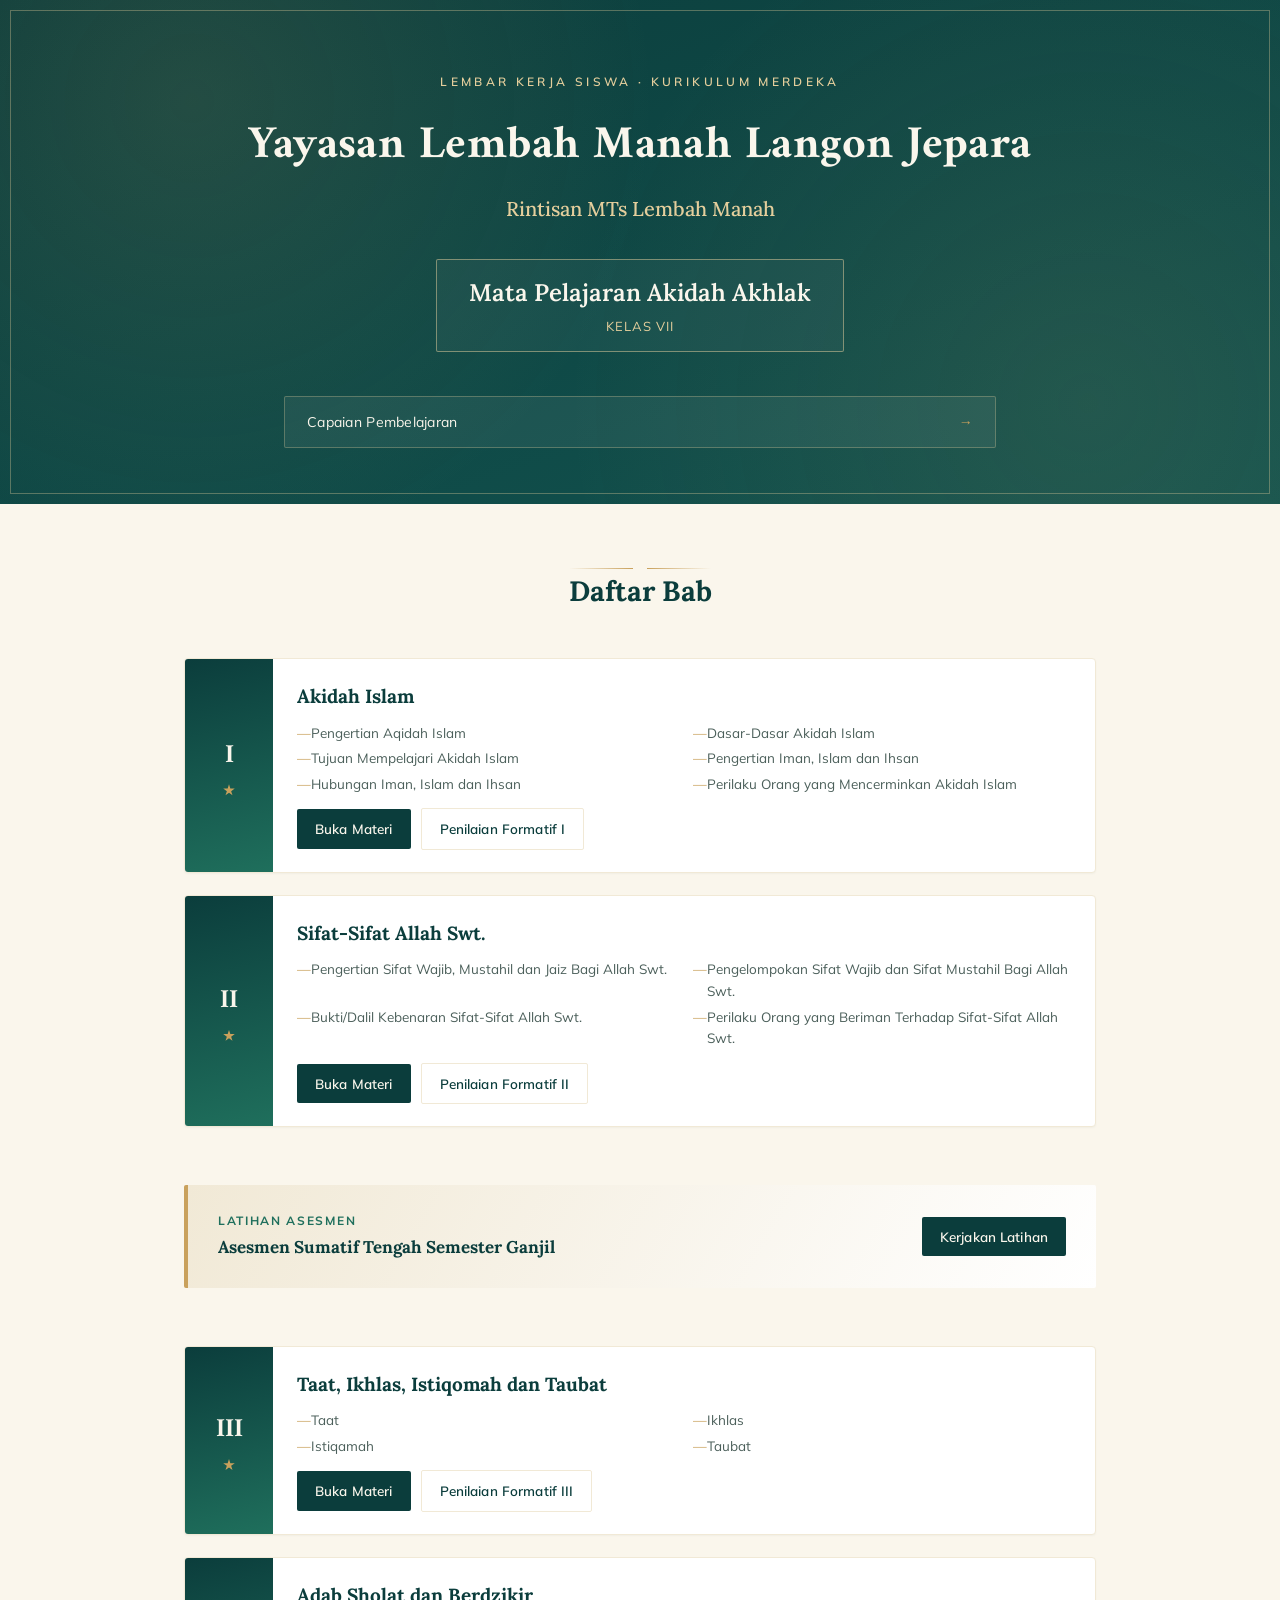
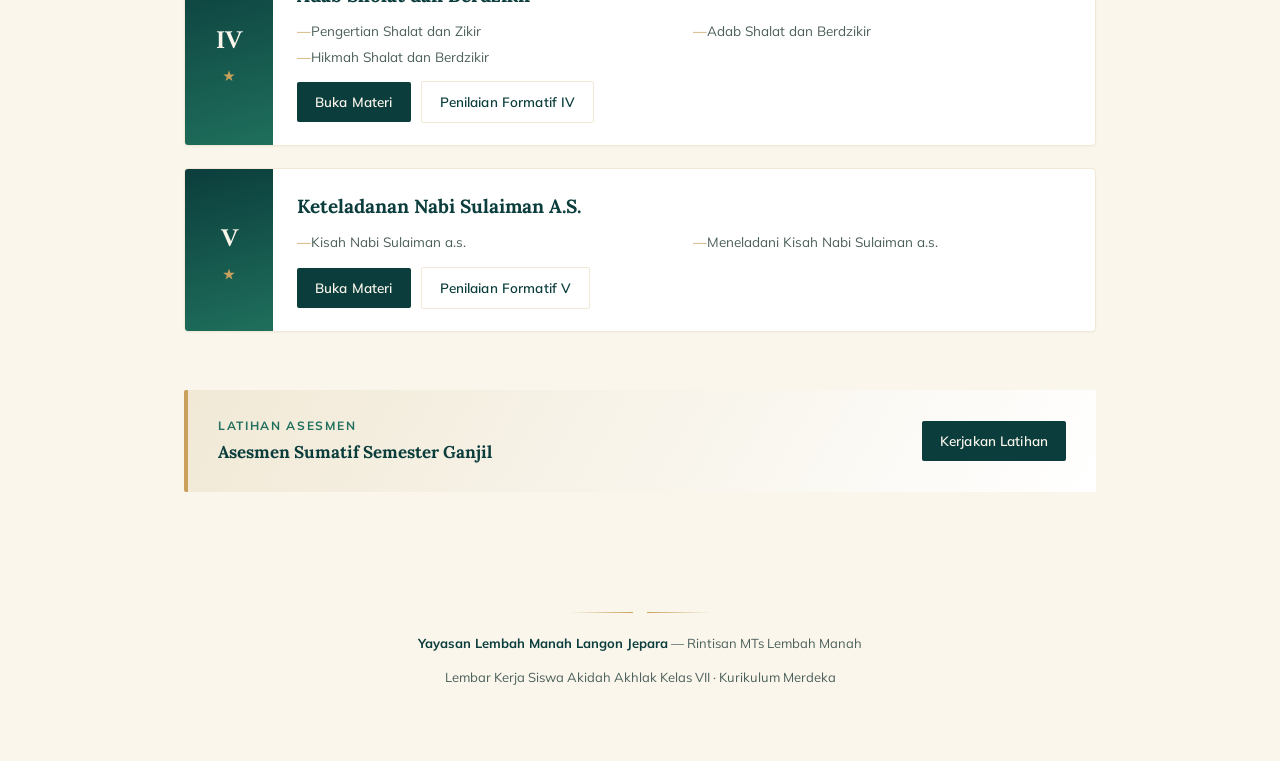
<file: index.html>
<!DOCTYPE html>
<html lang="id">
<head>
<meta charset="UTF-8">
<meta name="viewport" content="width=device-width, initial-scale=1.0">
<title>Akidah Akhlak Kelas VII — Yayasan Lembah Manah Langon</title>
<link rel="preconnect" href="https://fonts.googleapis.com">
<link rel="preconnect" href="https://fonts.gstatic.com" crossorigin>
<link href="https://fonts.googleapis.com/css2?family=Amiri:ital,wght@0,400;0,700;1,400&family=Lora:wght@500;600;700&family=Mulish:wght@400;500;600;700&display=swap" rel="stylesheet">
<style>
  :root{
    --teal-deep:#0B3D3C;
    --teal-mid:#12534F;
    --emerald:#1F6F5C;
    --gold:#C9A15C;
    --gold-soft:#E4CE9C;
    --cream:#FAF6EC;
    --sand:#F1E9D6;
    --ink:#20302D;
    --ink-soft:#4B5F5A;
  }

  *{box-sizing:border-box;}
  html{scroll-behavior:smooth;}
  body{
    margin:0;
    background:var(--cream);
    color:var(--ink);
    font-family:'Mulish', sans-serif;
    line-height:1.6;
  }

  /* ---------- Star motif (signature element) ---------- */
  .star{
    display:inline-block;
    width:1em;
    height:1em;
    background:currentColor;
    clip-path:polygon(50% 0%,61% 35%,98% 35%,68% 57%,79% 91%,50% 70%,21% 91%,32% 57%,2% 35%,39% 35%);
  }

  .star-divider{
    display:flex;
    align-items:center;
    justify-content:center;
    gap:14px;
    margin:0 auto;
    color:var(--gold);
    font-size:14px;
  }
  .star-divider::before,
  .star-divider::after{
    content:"";
    height:1px;
    width:64px;
    background:linear-gradient(90deg, transparent, var(--gold));
  }
  .star-divider::after{background:linear-gradient(90deg, var(--gold), transparent);}

  /* ---------- Header ---------- */
  header{
    position:relative;
    background:
      radial-gradient(circle at 15% 20%, rgba(201,161,92,0.12), transparent 40%),
      radial-gradient(circle at 85% 80%, rgba(201,161,92,0.10), transparent 45%),
      linear-gradient(160deg, var(--teal-deep), var(--teal-mid));
    color:var(--cream);
    padding:72px 24px 56px;
    text-align:center;
    overflow:hidden;
  }
  header::before{
    content:"";
    position:absolute;
    inset:10px;
    border:1px solid rgba(228,206,156,0.35);
    pointer-events:none;
  }
  .eyebrow{
    letter-spacing:0.28em;
    text-transform:uppercase;
    font-size:12px;
    color:var(--gold-soft);
    margin-bottom:18px;
    font-weight:600;
  }
  h1.institution{
    font-family:'Amiri', serif;
    font-weight:700;
    font-size:clamp(28px, 4.4vw, 46px);
    margin:0 0 10px;
    letter-spacing:0.01em;
  }
  .madrasah{
    font-family:'Lora', serif;
    font-size:clamp(16px, 2.2vw, 20px);
    color:var(--gold-soft);
    margin:0 0 26px;
    font-weight:500;
  }
  .subject-card{
    display:inline-block;
    margin-top:8px;
    padding:14px 32px;
    border:1px solid rgba(228,206,156,0.5);
    border-radius:2px;
    background:rgba(255,255,255,0.04);
  }
  .subject-card p{
    margin:0;
    font-family:'Lora', serif;
    font-size:clamp(18px, 2.6vw, 24px);
    font-weight:600;
    color:var(--cream);
  }
  .subject-card span{
    display:block;
    font-family:'Mulish', sans-serif;
    font-size:13px;
    letter-spacing:0.08em;
    color:var(--gold-soft);
    margin-top:4px;
    text-transform:uppercase;
  }

  /* ---------- Capaian Pembelajaran strip ---------- */
  .cp-strip{
    max-width:760px;
    margin:44px auto 0;
    padding:0 24px;
  }
  .cp-strip a{
    display:flex;
    align-items:center;
    justify-content:space-between;
    gap:16px;
    background:rgba(255,255,255,0.06);
    border:1px solid rgba(228,206,156,0.3);
    color:var(--cream);
    text-decoration:none;
    padding:14px 22px;
    border-radius:2px;
    font-size:14px;
    letter-spacing:0.02em;
    transition:background 0.2s ease, transform 0.2s ease;
  }
  .cp-strip a:hover{background:rgba(255,255,255,0.12); transform:translateX(2px);}
  .cp-strip .arrow{color:var(--gold);}

  /* ---------- Main ---------- */
  main{
    max-width:960px;
    margin:0 auto;
    padding:64px 24px 40px;
  }

  .section-heading{
    text-align:center;
    margin-bottom:44px;
  }
  .section-heading h2{
    font-family:'Lora', serif;
    font-size:clamp(22px, 3vw, 28px);
    color:var(--teal-deep);
    margin:0 0 14px;
  }

  /* ---------- Chapter list ---------- */
  .bab-list{
    display:flex;
    flex-direction:column;
    gap:22px;
  }

  .bab-card{
    position:relative;
    display:grid;
    grid-template-columns:88px 1fr;
    background:#fff;
    border:1px solid var(--sand);
    border-radius:4px;
    overflow:hidden;
    box-shadow:0 1px 2px rgba(11,61,60,0.04);
    transition:box-shadow 0.25s ease, transform 0.25s ease;
  }
  .bab-card:hover{
    box-shadow:0 10px 26px rgba(11,61,60,0.12);
    transform:translateY(-2px);
  }

  .bab-number{
    background:linear-gradient(165deg, var(--teal-deep), var(--emerald));
    color:var(--gold-soft);
    display:flex;
    flex-direction:column;
    align-items:center;
    justify-content:center;
    font-family:'Amiri', serif;
    padding:20px 8px;
  }
  .bab-number .roman{
    font-size:26px;
    font-weight:700;
    color:var(--cream);
  }
  .bab-number .star{
    margin-top:8px;
    font-size:12px;
    color:var(--gold);
  }

  .bab-body{
    padding:22px 26px 22px 24px;
  }
  .bab-body h3{
    margin:0 0 6px;
    font-family:'Lora', serif;
    font-size:19px;
    color:var(--teal-deep);
  }
  .bab-body h3 a{
    color:inherit;
    text-decoration:none;
  }
  .bab-body h3 a:hover{color:var(--emerald); text-decoration:underline;}

  .bab-topics{
    margin:10px 0 14px;
    padding:0;
    list-style:none;
    display:grid;
    grid-template-columns:1fr 1fr;
    gap:4px 20px;
  }
  .bab-topics li{
    font-size:13.5px;
    color:var(--ink-soft);
    position:relative;
    padding-left:14px;
  }
  .bab-topics li::before{
    content:"—";
    position:absolute;
    left:0;
    color:var(--gold);
  }

  .bab-foot{
    display:flex;
    flex-wrap:wrap;
    align-items:center;
    gap:10px;
    margin-top:14px;
  }
  .btn{
    display:inline-flex;
    align-items:center;
    gap:8px;
    padding:9px 18px;
    background:var(--teal-deep);
    color:var(--cream);
    text-decoration:none;
    font-size:13.5px;
    font-weight:600;
    border-radius:2px;
    letter-spacing:0.01em;
    transition:background 0.2s ease;
  }
  .btn:hover{background:var(--emerald);}
  .btn.ghost{
    background:transparent;
    color:var(--teal-deep);
    border:1px solid var(--sand);
  }
  .btn.ghost:hover{
    background:var(--sand);
  }

  /* ---------- Assessment banners ---------- */
  .asesmen-banner{
    margin:36px 0;
    padding:26px 30px;
    background:linear-gradient(120deg, var(--sand), #fff);
    border-left:4px solid var(--gold);
    border-radius:2px;
    display:flex;
    align-items:center;
    justify-content:space-between;
    gap:20px;
    flex-wrap:wrap;
  }
  .asesmen-banner .label{
    font-size:12px;
    letter-spacing:0.14em;
    text-transform:uppercase;
    color:var(--emerald);
    font-weight:700;
    margin-bottom:4px;
  }
  .asesmen-banner h4{
    margin:0;
    font-family:'Lora', serif;
    font-size:17px;
    color:var(--teal-deep);
  }

  /* ---------- Footer ---------- */
  footer{
    text-align:center;
    padding:44px 24px 60px;
    color:var(--ink-soft);
    font-size:13px;
  }
  footer .star-divider{margin-bottom:20px;}
  footer strong{color:var(--teal-deep);}

  @media (max-width:560px){
    .bab-card{grid-template-columns:64px 1fr;}
    .bab-number .roman{font-size:20px;}
    .bab-topics{grid-template-columns:1fr;}
    .asesmen-banner{flex-direction:column; align-items:flex-start;}
  }
</style>
</head>
<body>

<header>
  <div class="eyebrow">Lembar Kerja Siswa · Kurikulum Merdeka</div>
  <h1 class="institution">Yayasan Lembah Manah Langon Jepara</h1>
  <p class="madrasah">Rintisan MTs Lembah Manah</p>

  <div class="subject-card">
    <p>Mata Pelajaran Akidah Akhlak</p>
    <span>Kelas VII</span>
  </div>

  <div class="cp-strip">
    <a href="#capaian">
      <span>Capaian Pembelajaran</span>
      <span class="arrow">→</span>
    </a>
  </div>
</header>

<main>

  <div class="section-heading" id="capaian">
    <span class="star-divider"></span>
    <h2>Daftar Bab</h2>
  </div>

  <div class="bab-list">

    <!-- BAB I -->
    <article class="bab-card">
      <div class="bab-number">
        <span class="roman">I</span>
        <span class="star"></span>
      </div>
      <div class="bab-body">
        <h3><a href="Bab-1/index.html">Akidah Islam</a></h3>
        <ul class="bab-topics">
          <li>Pengertian Aqidah Islam</li>
          <li>Dasar-Dasar Akidah Islam</li>
          <li>Tujuan Mempelajari Akidah Islam</li>
          <li>Pengertian Iman, Islam dan Ihsan</li>
          <li>Hubungan Iman, Islam dan Ihsan</li>
          <li>Perilaku Orang yang Mencerminkan Akidah Islam</li>
        </ul>
        <div class="bab-foot">
          <a class="btn" href="Bab-1/index.html">Buka Materi</a>
          <a class="btn ghost" href="Bab-1/penilaian-formatif.html">Penilaian Formatif I</a>
        </div>
      </div>
    </article>

    <!-- BAB II -->
    <article class="bab-card">
      <div class="bab-number">
        <span class="roman">II</span>
        <span class="star"></span>
      </div>
      <div class="bab-body">
        <h3><a href="Bab-2/index.html">Sifat-Sifat Allah Swt.</a></h3>
        <ul class="bab-topics">
          <li>Pengertian Sifat Wajib, Mustahil dan Jaiz Bagi Allah Swt.</li>
          <li>Pengelompokan Sifat Wajib dan Sifat Mustahil Bagi Allah Swt.</li>
          <li>Bukti/Dalil Kebenaran Sifat-Sifat Allah Swt.</li>
          <li>Perilaku Orang yang Beriman Terhadap Sifat-Sifat Allah Swt.</li>
        </ul>
        <div class="bab-foot">
          <a class="btn" href="Bab-2/index.html">Buka Materi</a>
          <a class="btn ghost" href="Bab-2/penilaian-formatif.html">Penilaian Formatif II</a>
        </div>
      </div>
    </article>

    <div class="asesmen-banner">
      <div>
        <div class="label">Latihan Asesmen</div>
        <h4>Asesmen Sumatif Tengah Semester Ganjil</h4>
      </div>
      <a class="btn" href="Asesmen/tengah-semester-ganjil.html">Kerjakan Latihan</a>
    </div>

    <!-- BAB III -->
    <article class="bab-card">
      <div class="bab-number">
        <span class="roman">III</span>
        <span class="star"></span>
      </div>
      <div class="bab-body">
        <h3><a href="Bab-3/index.html">Taat, Ikhlas, Istiqomah dan Taubat</a></h3>
        <ul class="bab-topics">
          <li>Taat</li>
          <li>Ikhlas</li>
          <li>Istiqamah</li>
          <li>Taubat</li>
        </ul>
        <div class="bab-foot">
          <a class="btn" href="Bab-3/index.html">Buka Materi</a>
          <a class="btn ghost" href="Bab-3/penilaian-formatif.html">Penilaian Formatif III</a>
        </div>
      </div>
    </article>

    <!-- BAB IV -->
    <article class="bab-card">
      <div class="bab-number">
        <span class="roman">IV</span>
        <span class="star"></span>
      </div>
      <div class="bab-body">
        <h3><a href="Bab-4/index.html">Adab Sholat dan Berdzikir</a></h3>
        <ul class="bab-topics">
          <li>Pengertian Shalat dan Zikir</li>
          <li>Adab Shalat dan Berdzikir</li>
          <li>Hikmah Shalat dan Berdzikir</li>
        </ul>
        <div class="bab-foot">
          <a class="btn" href="Bab-4/index.html">Buka Materi</a>
          <a class="btn ghost" href="Bab-4/penilaian-formatif.html">Penilaian Formatif IV</a>
        </div>
      </div>
    </article>

    <!-- BAB V -->
    <article class="bab-card">
      <div class="bab-number">
        <span class="roman">V</span>
        <span class="star"></span>
      </div>
      <div class="bab-body">
        <h3><a href="Bab-5/index.html">Keteladanan Nabi Sulaiman A.S.</a></h3>
        <ul class="bab-topics">
          <li>Kisah Nabi Sulaiman a.s.</li>
          <li>Meneladani Kisah Nabi Sulaiman a.s.</li>
        </ul>
        <div class="bab-foot">
          <a class="btn" href="Bab-5/index.html">Buka Materi</a>
          <a class="btn ghost" href="Bab-5/penilaian-formatif.html">Penilaian Formatif V</a>
        </div>
      </div>
    </article>

    <div class="asesmen-banner">
      <div>
        <div class="label">Latihan Asesmen</div>
        <h4>Asesmen Sumatif Semester Ganjil</h4>
      </div>
      <a class="btn" href="Asesmen/semester-ganjil.html">Kerjakan Latihan</a>
    </div>

  </div>
</main>

<footer>
  <span class="star-divider"></span>
  <p><strong>Yayasan Lembah Manah Langon Jepara</strong> — Rintisan MTs Lembah Manah</p>
  <p>Lembar Kerja Siswa Akidah Akhlak Kelas VII · Kurikulum Merdeka</p>
</footer>

</body>
</html>
</file>
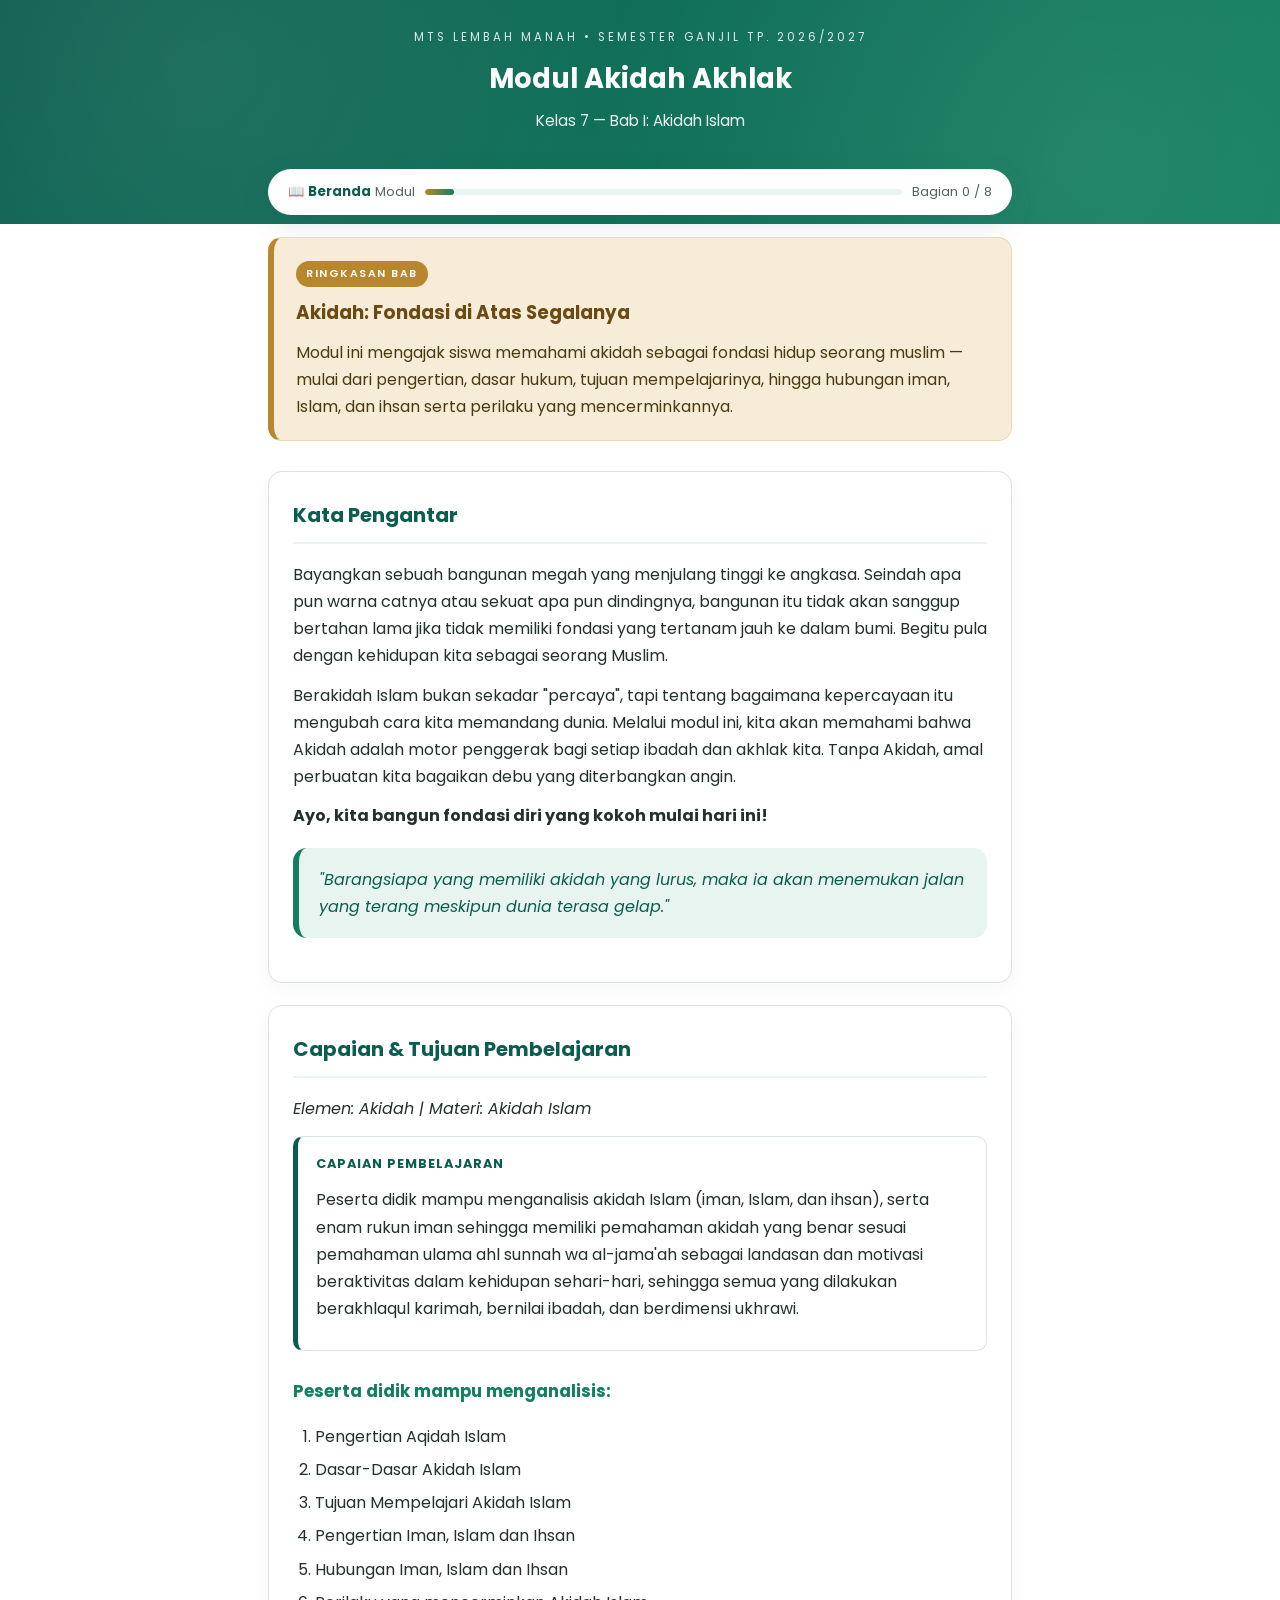
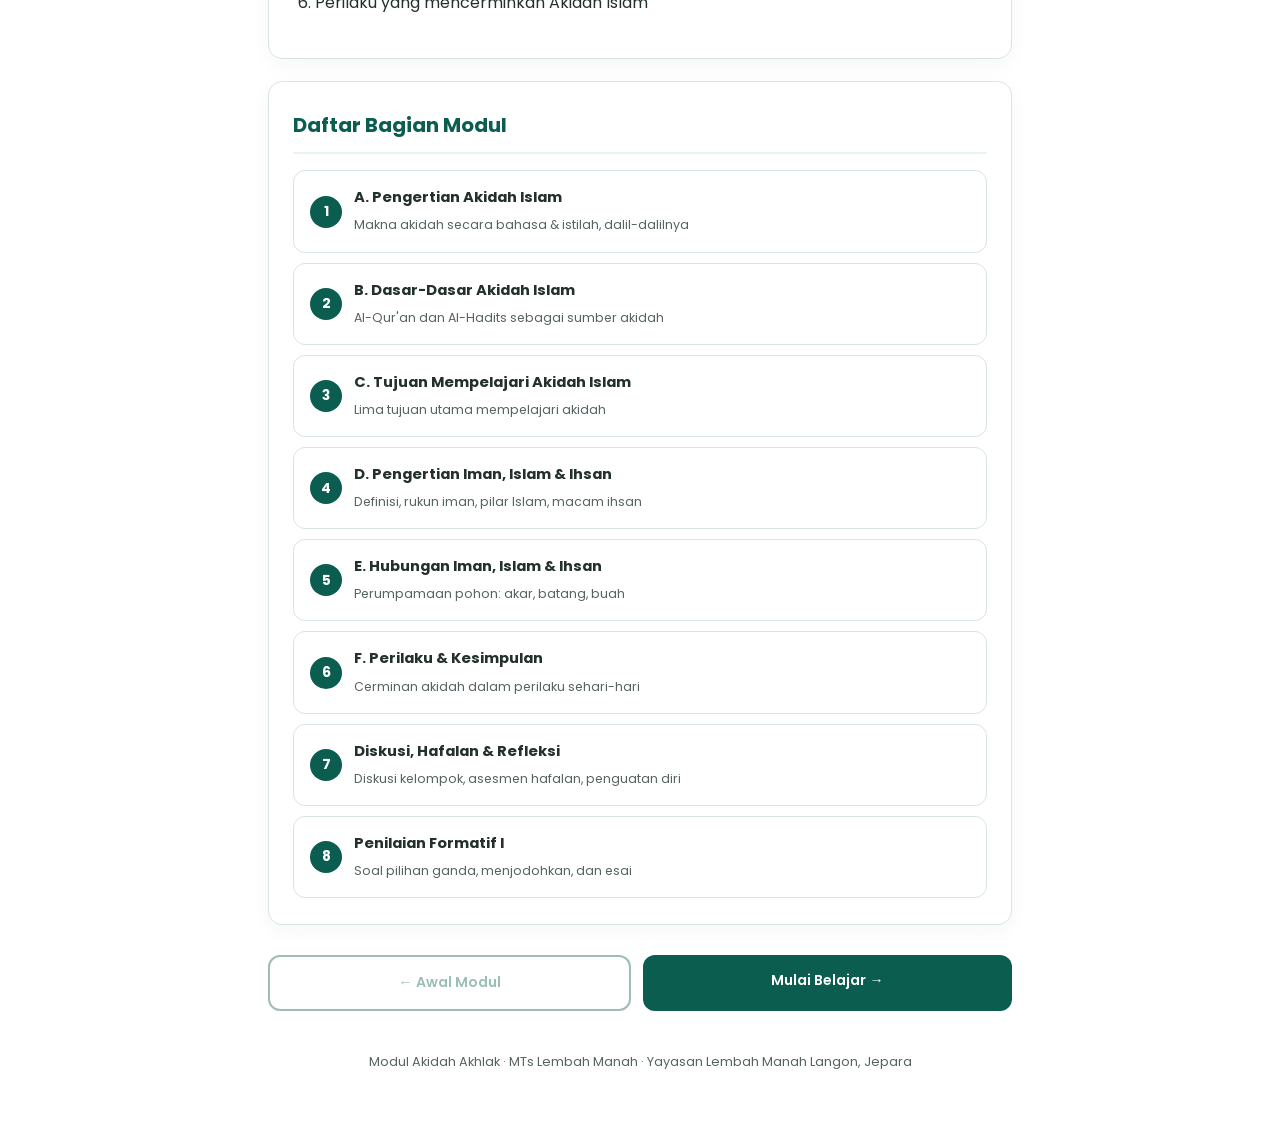
<file: Bab-1/index.html>
<!DOCTYPE html>
<html lang="id">
<head>
<meta charset="UTF-8">
<meta name="viewport" content="width=device-width, initial-scale=1.0">
<title>Modul Akidah Akhlak Kelas 7 — Bab 1: Akidah Islam</title>
<link rel="preconnect" href="https://fonts.googleapis.com">
<link href="https://fonts.googleapis.com/css2?family=Poppins:wght@400;500;600;700&family=Amiri:wght@400;700&display=swap" rel="stylesheet">
<link rel="stylesheet" href="style.css">
</head>
<body>

<header class="site-header">
  <div class="eyebrow">MTs Lembah Manah • Semester Ganjil TP. 2026/2027</div>
  <h1>Modul Akidah Akhlak</h1>
  <p>Kelas 7 — Bab I: Akidah Islam</p>
</header>

<main class="wrap">

  <div class="progress-pill">
    <span>📖 <strong>Beranda</strong> Modul</span>
    <div class="progress-bar-track"><div class="progress-bar-fill" style="width:6%"></div></div>
    <span>Bagian 0 / 8</span>
  </div>

  <div class="summary-card">
    <span class="tag">Ringkasan Bab</span>
    <h2>Akidah: Fondasi di Atas Segalanya</h2>
    <p>Modul ini mengajak siswa memahami akidah sebagai fondasi hidup seorang muslim — mulai dari pengertian, dasar hukum, tujuan mempelajarinya, hingga hubungan iman, Islam, dan ihsan serta perilaku yang mencerminkannya.</p>
  </div>

  <section class="card">
    <h2>Kata Pengantar</h2>
    <p>Bayangkan sebuah bangunan megah yang menjulang tinggi ke angkasa. Seindah apa pun warna catnya atau sekuat apa pun dindingnya, bangunan itu tidak akan sanggup bertahan lama jika tidak memiliki fondasi yang tertanam jauh ke dalam bumi. Begitu pula dengan kehidupan kita sebagai seorang Muslim.</p>
    <p>Berakidah Islam bukan sekadar "percaya", tapi tentang bagaimana kepercayaan itu mengubah cara kita memandang dunia. Melalui modul ini, kita akan memahami bahwa Akidah adalah motor penggerak bagi setiap ibadah dan akhlak kita. Tanpa Akidah, amal perbuatan kita bagaikan debu yang diterbangkan angin.</p>
    <p><strong>Ayo, kita bangun fondasi diri yang kokoh mulai hari ini!</strong></p>
    <div class="opening-quote">
      "Barangsiapa yang memiliki akidah yang lurus, maka ia akan menemukan jalan yang terang meskipun dunia terasa gelap."
    </div>
  </section>

  <section class="card">
    <h2>Capaian &amp; Tujuan Pembelajaran</h2>
    <p><em>Elemen: Akidah | Materi: Akidah Islam</em></p>
    <div class="definisi-box">
      <div class="label">Capaian Pembelajaran</div>
      <p>Peserta didik mampu menganalisis akidah Islam (iman, Islam, dan ihsan), serta enam rukun iman sehingga memiliki pemahaman akidah yang benar sesuai pemahaman ulama ahl sunnah wa al-jama'ah sebagai landasan dan motivasi beraktivitas dalam kehidupan sehari-hari, sehingga semua yang dilakukan berakhlaqul karimah, bernilai ibadah, dan berdimensi ukhrawi.</p>
    </div>
    <h3>Peserta didik mampu menganalisis:</h3>
    <ol>
      <li>Pengertian Aqidah Islam</li>
      <li>Dasar-Dasar Akidah Islam</li>
      <li>Tujuan Mempelajari Akidah Islam</li>
      <li>Pengertian Iman, Islam dan Ihsan</li>
      <li>Hubungan Iman, Islam dan Ihsan</li>
      <li>Perilaku yang mencerminkan Akidah Islam</li>
    </ol>
  </section>

  <section class="card">
    <h2>Daftar Bagian Modul</h2>
    <div class="daftar-isi">
      <a href="bagian-1.html"><span class="num">1</span><span class="txt"><strong>A. Pengertian Akidah Islam</strong><span>Makna akidah secara bahasa &amp; istilah, dalil-dalilnya</span></span></a>
      <a href="bagian-2.html"><span class="num">2</span><span class="txt"><strong>B. Dasar-Dasar Akidah Islam</strong><span>Al-Qur'an dan Al-Hadits sebagai sumber akidah</span></span></a>
      <a href="bagian-3.html"><span class="num">3</span><span class="txt"><strong>C. Tujuan Mempelajari Akidah Islam</strong><span>Lima tujuan utama mempelajari akidah</span></span></a>
      <a href="bagian-4.html"><span class="num">4</span><span class="txt"><strong>D. Pengertian Iman, Islam &amp; Ihsan</strong><span>Definisi, rukun iman, pilar Islam, macam ihsan</span></span></a>
      <a href="bagian-5.html"><span class="num">5</span><span class="txt"><strong>E. Hubungan Iman, Islam &amp; Ihsan</strong><span>Perumpamaan pohon: akar, batang, buah</span></span></a>
      <a href="bagian-6.html"><span class="num">6</span><span class="txt"><strong>F. Perilaku &amp; Kesimpulan</strong><span>Cerminan akidah dalam perilaku sehari-hari</span></span></a>
      <a href="bagian-7.html"><span class="num">7</span><span class="txt"><strong>Diskusi, Hafalan &amp; Refleksi</strong><span>Diskusi kelompok, asesmen hafalan, penguatan diri</span></span></a>
      <a href="bagian-8.html"><span class="num">8</span><span class="txt"><strong>Penilaian Formatif I</strong><span>Soal pilihan ganda, menjodohkan, dan esai</span></span></a>
    </div>
  </section>

  <div class="nav-buttons">
    <span class="nav-btn secondary disabled">← Awal Modul</span>
    <a class="nav-btn" href="bagian-1.html">Mulai Belajar →</a>
  </div>

  <p class="footer-note">Modul Akidah Akhlak · MTs Lembah Manah · Yayasan Lembah Manah Langon, Jepara</p>
</main>
</body>
</html>
</file>
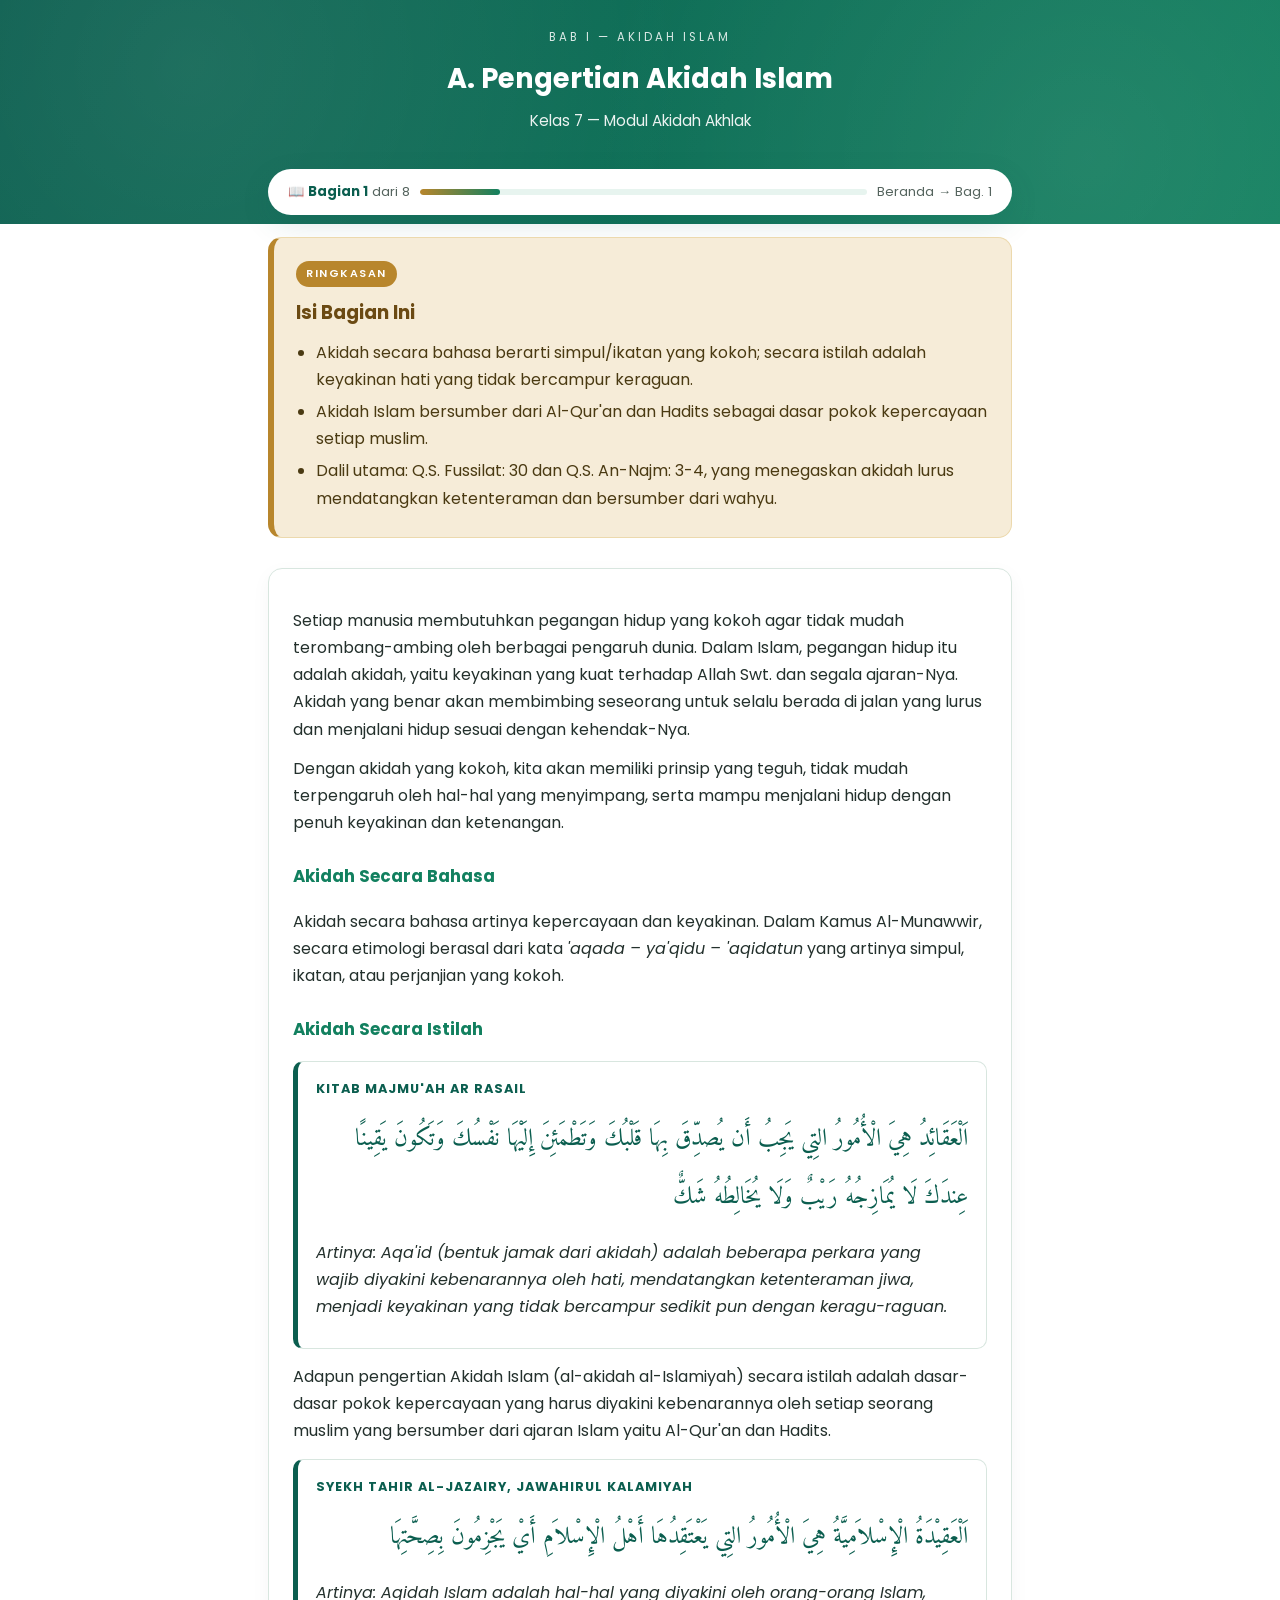
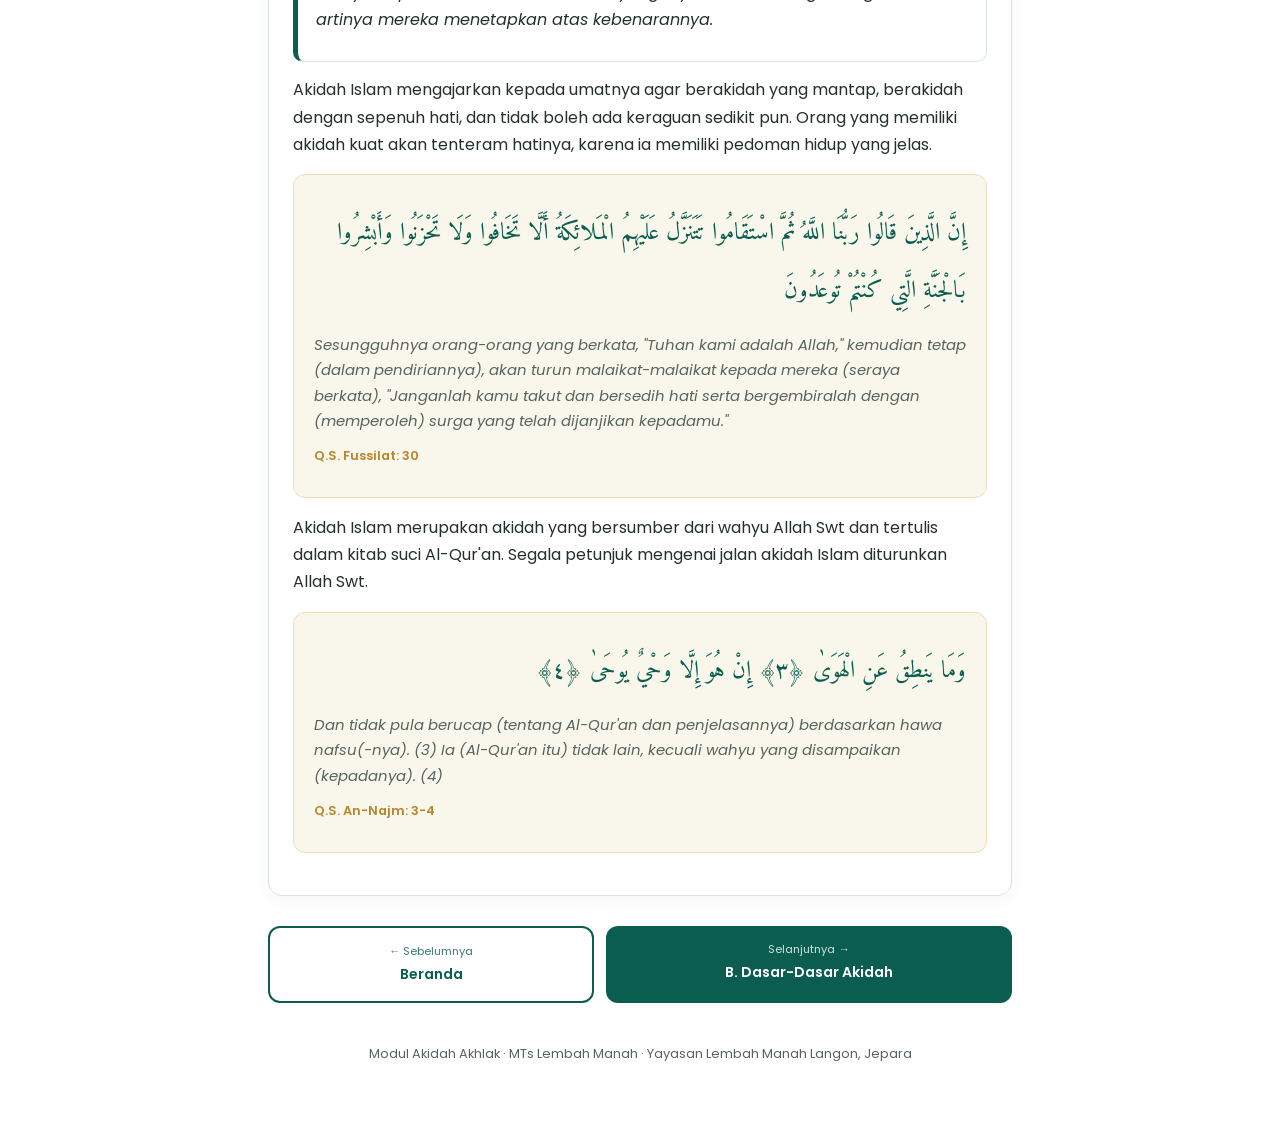
<file: bagian-1.html>
<!DOCTYPE html>
<html lang="id">
<head>
<meta charset="UTF-8">
<meta name="viewport" content="width=device-width, initial-scale=1.0">
<title>A. Pengertian Akidah Islam — Modul Akidah Akhlak Kelas 7</title>
<link rel="preconnect" href="https://fonts.googleapis.com">
<link href="https://fonts.googleapis.com/css2?family=Poppins:wght@400;500;600;700&family=Amiri:wght@400;700&display=swap" rel="stylesheet">
<link rel="stylesheet" href="style.css">
</head>
<body>

<header class="site-header">
  <div class="eyebrow">Bab I — Akidah Islam</div>
  <h1>A. Pengertian Akidah Islam</h1>
  <p>Kelas 7 — Modul Akidah Akhlak</p>
</header>

<main class="wrap">

  <div class="progress-pill">
    <span>📖 <strong>Bagian 1</strong> dari 8</span>
    <div class="progress-bar-track"><div class="progress-bar-fill" style="width:18%"></div></div>
    <span>Beranda → Bag. 1</span>
  </div>

  <div class="summary-card">
    <span class="tag">Ringkasan</span>
    <h2>Isi Bagian Ini</h2>
    <ul>
      <li>Akidah secara bahasa berarti simpul/ikatan yang kokoh; secara istilah adalah keyakinan hati yang tidak bercampur keraguan.</li>
      <li>Akidah Islam bersumber dari Al-Qur'an dan Hadits sebagai dasar pokok kepercayaan setiap muslim.</li>
      <li>Dalil utama: Q.S. Fussilat: 30 dan Q.S. An-Najm: 3-4, yang menegaskan akidah lurus mendatangkan ketenteraman dan bersumber dari wahyu.</li>
    </ul>
  </div>

  <section class="card">
    <p>Setiap manusia membutuhkan pegangan hidup yang kokoh agar tidak mudah terombang-ambing oleh berbagai pengaruh dunia. Dalam Islam, pegangan hidup itu adalah akidah, yaitu keyakinan yang kuat terhadap Allah Swt. dan segala ajaran-Nya. Akidah yang benar akan membimbing seseorang untuk selalu berada di jalan yang lurus dan menjalani hidup sesuai dengan kehendak-Nya.</p>
    <p>Dengan akidah yang kokoh, kita akan memiliki prinsip yang teguh, tidak mudah terpengaruh oleh hal-hal yang menyimpang, serta mampu menjalani hidup dengan penuh keyakinan dan ketenangan.</p>

    <h3>Akidah Secara Bahasa</h3>
    <p>Akidah secara bahasa artinya kepercayaan dan keyakinan. Dalam Kamus Al-Munawwir, secara etimologi berasal dari kata <em>'aqada – ya'qidu – 'aqidatun</em> yang artinya simpul, ikatan, atau perjanjian yang kokoh.</p>

    <h3>Akidah Secara Istilah</h3>
    <div class="definisi-box">
      <div class="label">Kitab Majmu'ah Ar Rasail</div>
      <p class="arab">اَلْعَقَائِدُ هِيَ الْأُمُورُ التِي يَجِبُ أَن يُصدِّقَ بِهَا قَلْبُكَ وَتَطْمَئِنَ إِلَيْهَا نَفْسُكَ وَتَكُونَ يَقِينًا عِندَكَ لَا يُمَازِجُهُ رَيْبٌ وَلَا يُخَالِطُهُ شَكٌّ</p>
      <p><em>Artinya: Aqa'id (bentuk jamak dari akidah) adalah beberapa perkara yang wajib diyakini kebenarannya oleh hati, mendatangkan ketenteraman jiwa, menjadi keyakinan yang tidak bercampur sedikit pun dengan keragu-raguan.</em></p>
    </div>

    <p>Adapun pengertian Akidah Islam (al-akidah al-Islamiyah) secara istilah adalah dasar-dasar pokok kepercayaan yang harus diyakini kebenarannya oleh setiap seorang muslim yang bersumber dari ajaran Islam yaitu Al-Qur'an dan Hadits.</p>

    <div class="definisi-box">
      <div class="label">Syekh Tahir Al-Jazairy, Jawahirul Kalamiyah</div>
      <p class="arab">اَلْعَقِيْدَةُ الْإِسْلاَمِيَّةُ هِيَ الْأُمُورُ التِي يَعْتَقِدُهَا أَهْلُ الْإِسْلاَمِ أَيْ يَجْزِمُونَ بِصِحَّتِهَا</p>
      <p><em>Artinya: Aqidah Islam adalah hal-hal yang diyakini oleh orang-orang Islam, artinya mereka menetapkan atas kebenarannya.</em></p>
    </div>

    <p>Akidah Islam mengajarkan kepada umatnya agar berakidah yang mantap, berakidah dengan sepenuh hati, dan tidak boleh ada keraguan sedikit pun. Orang yang memiliki akidah kuat akan tenteram hatinya, karena ia memiliki pedoman hidup yang jelas.</p>

    <div class="ayat-box">
      <p class="arab">إِنَّ الَّذِينَ قَالُوا رَبُّنَا اللَّهُ ثُمَّ اسْتَقَامُوا تَتَنَزَّلُ عَلَيْهِمُ الْمَلائِكَةُ أَلَّا تَخَافُوا وَلَا تَحْزَنُوا وَأَبْشِرُوا بَالْجَنَّةِ الَّتِي كُنْتُمْ تُوعَدُونَ</p>
      <p class="terjemah">Sesungguhnya orang-orang yang berkata, "Tuhan kami adalah Allah," kemudian tetap (dalam pendiriannya), akan turun malaikat-malaikat kepada mereka (seraya berkata), "Janganlah kamu takut dan bersedih hati serta bergembiralah dengan (memperoleh) surga yang telah dijanjikan kepadamu."</p>
      <p class="sumber">Q.S. Fussilat: 30</p>
    </div>

    <p>Akidah Islam merupakan akidah yang bersumber dari wahyu Allah Swt dan tertulis dalam kitab suci Al-Qur'an. Segala petunjuk mengenai jalan akidah Islam diturunkan Allah Swt.</p>

    <div class="ayat-box">
      <p class="arab">وَمَا يَنطِقُ عَنِ الْهَوَىٰ ﴿٣﴾ إِنْ هُوَ إِلَّا وَحْيٌ يُوحَىٰ ﴿٤﴾</p>
      <p class="terjemah">Dan tidak pula berucap (tentang Al-Qur'an dan penjelasannya) berdasarkan hawa nafsu(-nya). (3) Ia (Al-Qur'an itu) tidak lain, kecuali wahyu yang disampaikan (kepadanya). (4)</p>
      <p class="sumber">Q.S. An-Najm: 3-4</p>
    </div>
  </section>

  <div class="nav-buttons">
    <a class="nav-btn secondary" href="index.html"><span class="small">← Sebelumnya</span>Beranda</a>
    <a class="nav-btn" href="bagian-2.html"><span class="small">Selanjutnya →</span>B. Dasar-Dasar Akidah</a>
  </div>

  <p class="footer-note">Modul Akidah Akhlak · MTs Lembah Manah · Yayasan Lembah Manah Langon, Jepara</p>
</main>
</body>
</html>
</file>
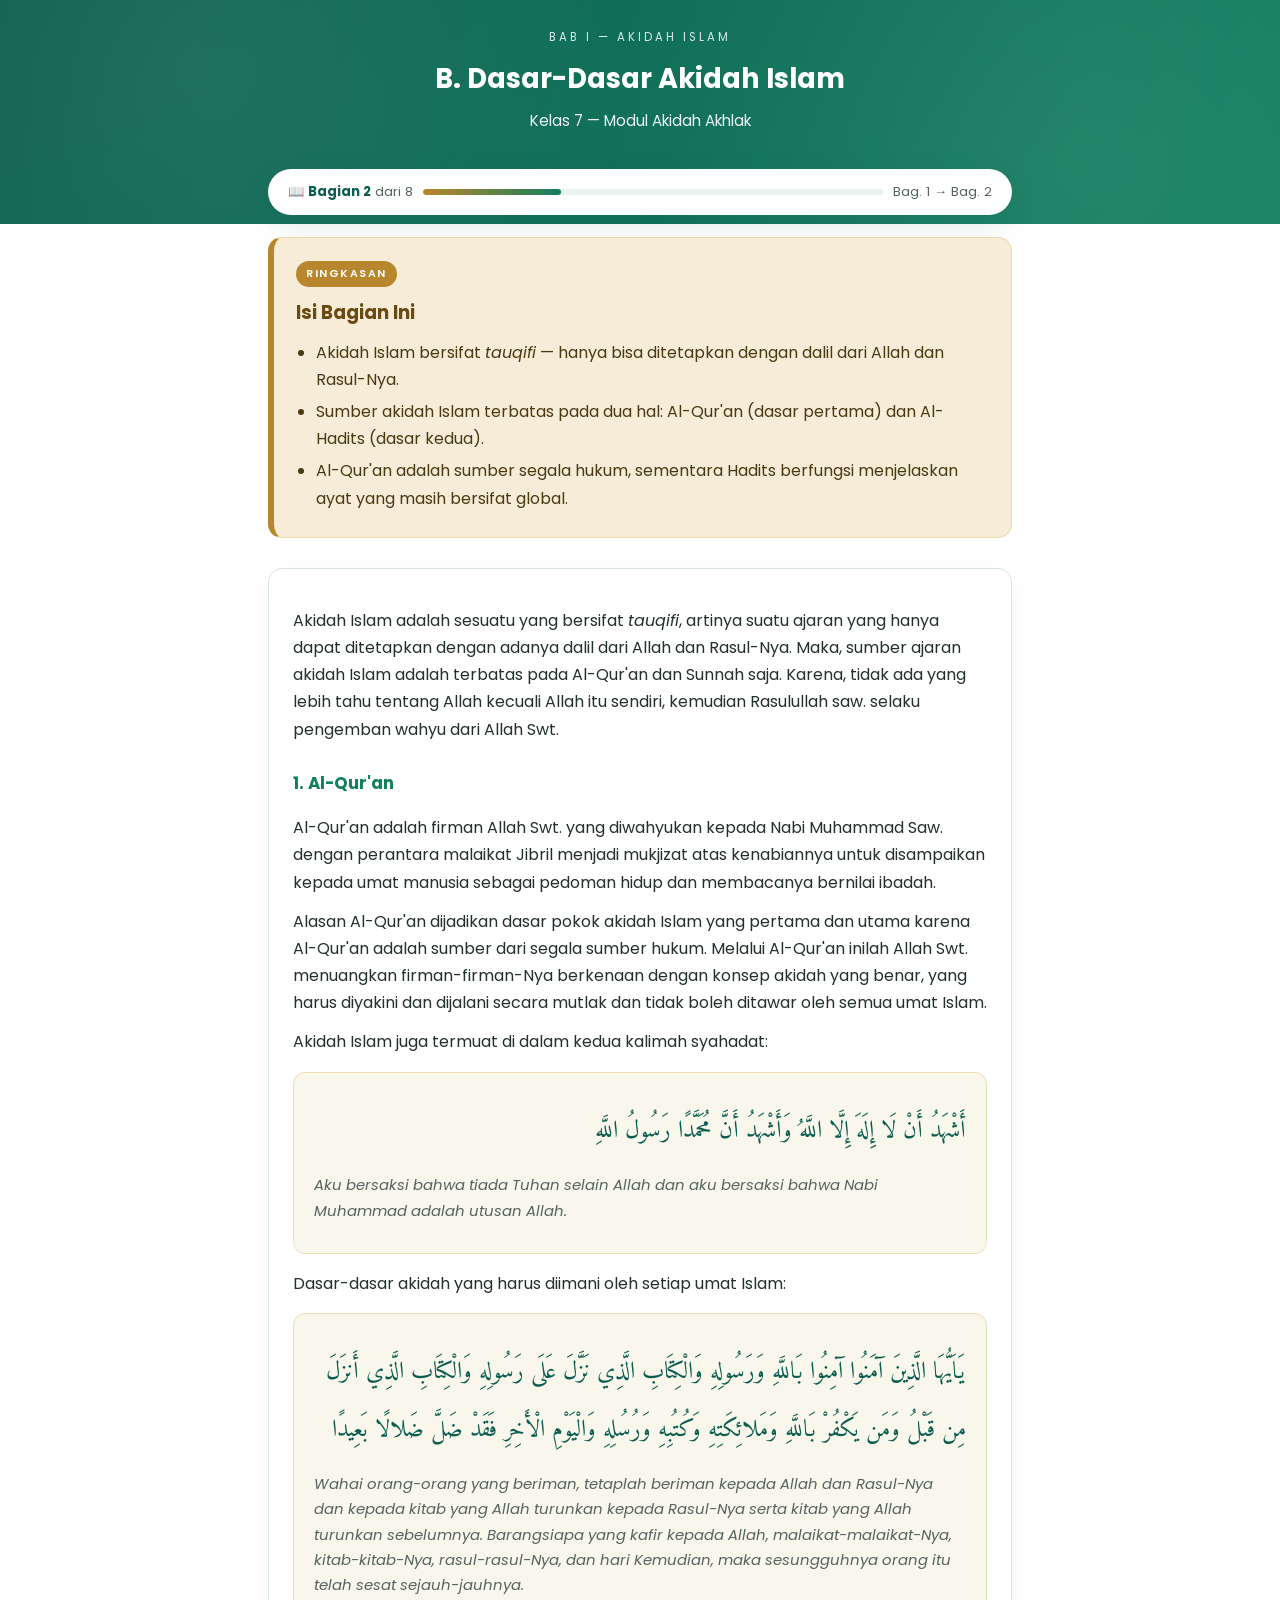
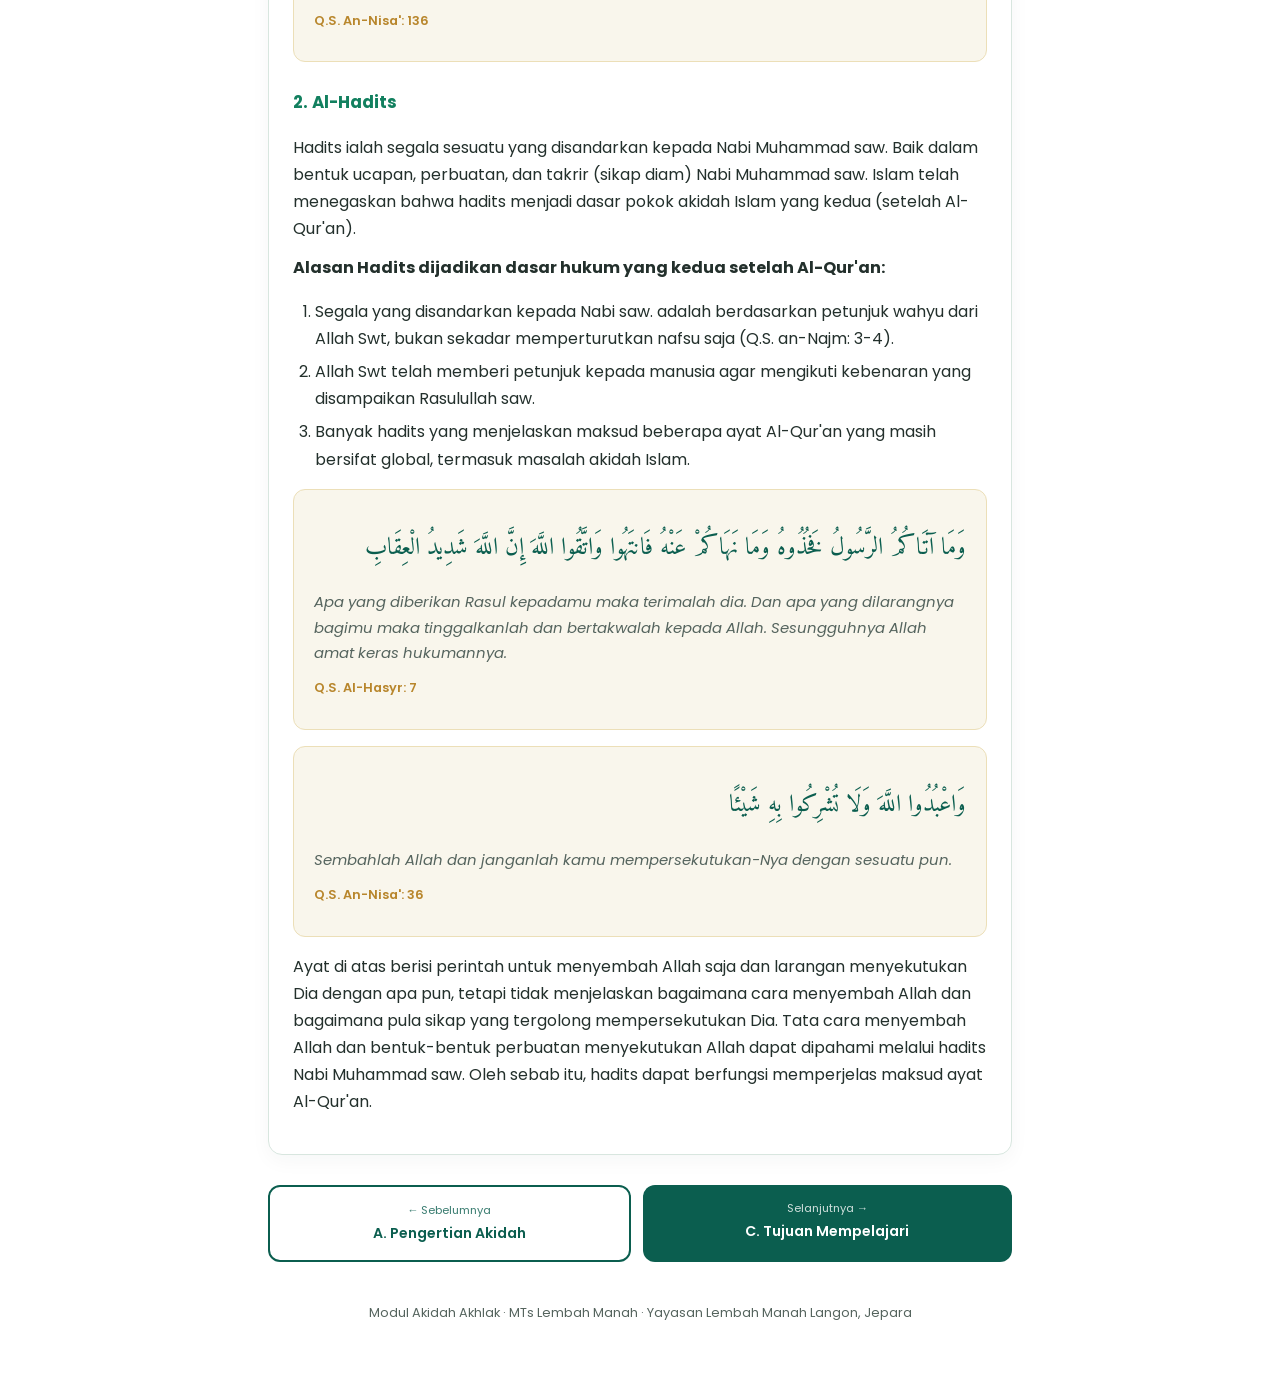
<file: bagian-2.html>
<!DOCTYPE html>
<html lang="id">
<head>
<meta charset="UTF-8">
<meta name="viewport" content="width=device-width, initial-scale=1.0">
<title>B. Dasar-Dasar Akidah Islam — Modul Akidah Akhlak Kelas 7</title>
<link rel="preconnect" href="https://fonts.googleapis.com">
<link href="https://fonts.googleapis.com/css2?family=Poppins:wght@400;500;600;700&family=Amiri:wght@400;700&display=swap" rel="stylesheet">
<link rel="stylesheet" href="style.css">
</head>
<body>

<header class="site-header">
  <div class="eyebrow">Bab I — Akidah Islam</div>
  <h1>B. Dasar-Dasar Akidah Islam</h1>
  <p>Kelas 7 — Modul Akidah Akhlak</p>
</header>

<main class="wrap">

  <div class="progress-pill">
    <span>📖 <strong>Bagian 2</strong> dari 8</span>
    <div class="progress-bar-track"><div class="progress-bar-fill" style="width:30%"></div></div>
    <span>Bag. 1 → Bag. 2</span>
  </div>

  <div class="summary-card">
    <span class="tag">Ringkasan</span>
    <h2>Isi Bagian Ini</h2>
    <ul>
      <li>Akidah Islam bersifat <em>tauqifi</em> — hanya bisa ditetapkan dengan dalil dari Allah dan Rasul-Nya.</li>
      <li>Sumber akidah Islam terbatas pada dua hal: Al-Qur'an (dasar pertama) dan Al-Hadits (dasar kedua).</li>
      <li>Al-Qur'an adalah sumber segala hukum, sementara Hadits berfungsi menjelaskan ayat yang masih bersifat global.</li>
    </ul>
  </div>

  <section class="card">
    <p>Akidah Islam adalah sesuatu yang bersifat <em>tauqifi</em>, artinya suatu ajaran yang hanya dapat ditetapkan dengan adanya dalil dari Allah dan Rasul-Nya. Maka, sumber ajaran akidah Islam adalah terbatas pada Al-Qur'an dan Sunnah saja. Karena, tidak ada yang lebih tahu tentang Allah kecuali Allah itu sendiri, kemudian Rasulullah saw. selaku pengemban wahyu dari Allah Swt.</p>

    <h3>1. Al-Qur'an</h3>
    <p>Al-Qur'an adalah firman Allah Swt. yang diwahyukan kepada Nabi Muhammad Saw. dengan perantara malaikat Jibril menjadi mukjizat atas kenabiannya untuk disampaikan kepada umat manusia sebagai pedoman hidup dan membacanya bernilai ibadah.</p>
    <p>Alasan Al-Qur'an dijadikan dasar pokok akidah Islam yang pertama dan utama karena Al-Qur'an adalah sumber dari segala sumber hukum. Melalui Al-Qur'an inilah Allah Swt. menuangkan firman-firman-Nya berkenaan dengan konsep akidah yang benar, yang harus diyakini dan dijalani secara mutlak dan tidak boleh ditawar oleh semua umat Islam.</p>

    <p>Akidah Islam juga termuat di dalam kedua kalimah syahadat:</p>
    <div class="ayat-box">
      <p class="arab">أَشْهَدُ أَنْ لَا إِلَهَ إِلَّا اللَّهُ وَأَشْهَدُ أَنَّ مُحَمَّدًا رَسُولُ اللَّهِ</p>
      <p class="terjemah">Aku bersaksi bahwa tiada Tuhan selain Allah dan aku bersaksi bahwa Nabi Muhammad adalah utusan Allah.</p>
    </div>

    <p>Dasar-dasar akidah yang harus diimani oleh setiap umat Islam:</p>
    <div class="ayat-box">
      <p class="arab">يَاَيُّهَا الَّذِينَ آمَنُوا آمِنُوا بَاللَّهِ وَرَسُولِهِ وَالْكِتَابِ الَّذِي نَزَّلَ عَلَى رَسُولِهِ وَالْكِتَابِ الَّذِي أَنزَلَ مِن قَبْلُ وَمَن يَكْفُرْ بَاللَّهِ وَمَلائِكَتِهِ وَكُتُبِهِ وَرُسُلِهِ وَالْيَوْمِ الْأَخِرِ فَقَدْ ضَلَّ ضَلالًا بَعِيدًا</p>
      <p class="terjemah">Wahai orang-orang yang beriman, tetaplah beriman kepada Allah dan Rasul-Nya dan kepada kitab yang Allah turunkan kepada Rasul-Nya serta kitab yang Allah turunkan sebelumnya. Barangsiapa yang kafir kepada Allah, malaikat-malaikat-Nya, kitab-kitab-Nya, rasul-rasul-Nya, dan hari Kemudian, maka sesungguhnya orang itu telah sesat sejauh-jauhnya.</p>
      <p class="sumber">Q.S. An-Nisa': 136</p>
    </div>

    <h3>2. Al-Hadits</h3>
    <p>Hadits ialah segala sesuatu yang disandarkan kepada Nabi Muhammad saw. Baik dalam bentuk ucapan, perbuatan, dan takrir (sikap diam) Nabi Muhammad saw. Islam telah menegaskan bahwa hadits menjadi dasar pokok akidah Islam yang kedua (setelah Al-Qur'an).</p>

    <p><strong>Alasan Hadits dijadikan dasar hukum yang kedua setelah Al-Qur'an:</strong></p>
    <ol>
      <li>Segala yang disandarkan kepada Nabi saw. adalah berdasarkan petunjuk wahyu dari Allah Swt, bukan sekadar memperturutkan nafsu saja (Q.S. an-Najm: 3-4).</li>
      <li>Allah Swt telah memberi petunjuk kepada manusia agar mengikuti kebenaran yang disampaikan Rasulullah saw.</li>
      <li>Banyak hadits yang menjelaskan maksud beberapa ayat Al-Qur'an yang masih bersifat global, termasuk masalah akidah Islam.</li>
    </ol>

    <div class="ayat-box">
      <p class="arab">وَمَا آتَاكُمُ الرَّسُولُ فَخُذُوهُ وَمَا نَهَاكُمْ عَنْهُ فَانتَهُوا وَاتَّقُوا اللَّهَ إِنَّ اللَّهَ شَدِيدُ الْعِقَابِ</p>
      <p class="terjemah">Apa yang diberikan Rasul kepadamu maka terimalah dia. Dan apa yang dilarangnya bagimu maka tinggalkanlah dan bertakwalah kepada Allah. Sesungguhnya Allah amat keras hukumannya.</p>
      <p class="sumber">Q.S. Al-Hasyr: 7</p>
    </div>

    <div class="ayat-box">
      <p class="arab">وَاعْبُدُوا اللَّهَ وَلَا تُشْرِكُوا بِهِ شَيْئًا</p>
      <p class="terjemah">Sembahlah Allah dan janganlah kamu mempersekutukan-Nya dengan sesuatu pun.</p>
      <p class="sumber">Q.S. An-Nisa': 36</p>
    </div>

    <p>Ayat di atas berisi perintah untuk menyembah Allah saja dan larangan menyekutukan Dia dengan apa pun, tetapi tidak menjelaskan bagaimana cara menyembah Allah dan bagaimana pula sikap yang tergolong mempersekutukan Dia. Tata cara menyembah Allah dan bentuk-bentuk perbuatan menyekutukan Allah dapat dipahami melalui hadits Nabi Muhammad saw. Oleh sebab itu, hadits dapat berfungsi memperjelas maksud ayat Al-Qur'an.</p>
  </section>

  <div class="nav-buttons">
    <a class="nav-btn secondary" href="bagian-1.html"><span class="small">← Sebelumnya</span>A. Pengertian Akidah</a>
    <a class="nav-btn" href="bagian-3.html"><span class="small">Selanjutnya →</span>C. Tujuan Mempelajari</a>
  </div>

  <p class="footer-note">Modul Akidah Akhlak · MTs Lembah Manah · Yayasan Lembah Manah Langon, Jepara</p>
</main>
</body>
</html>
</file>
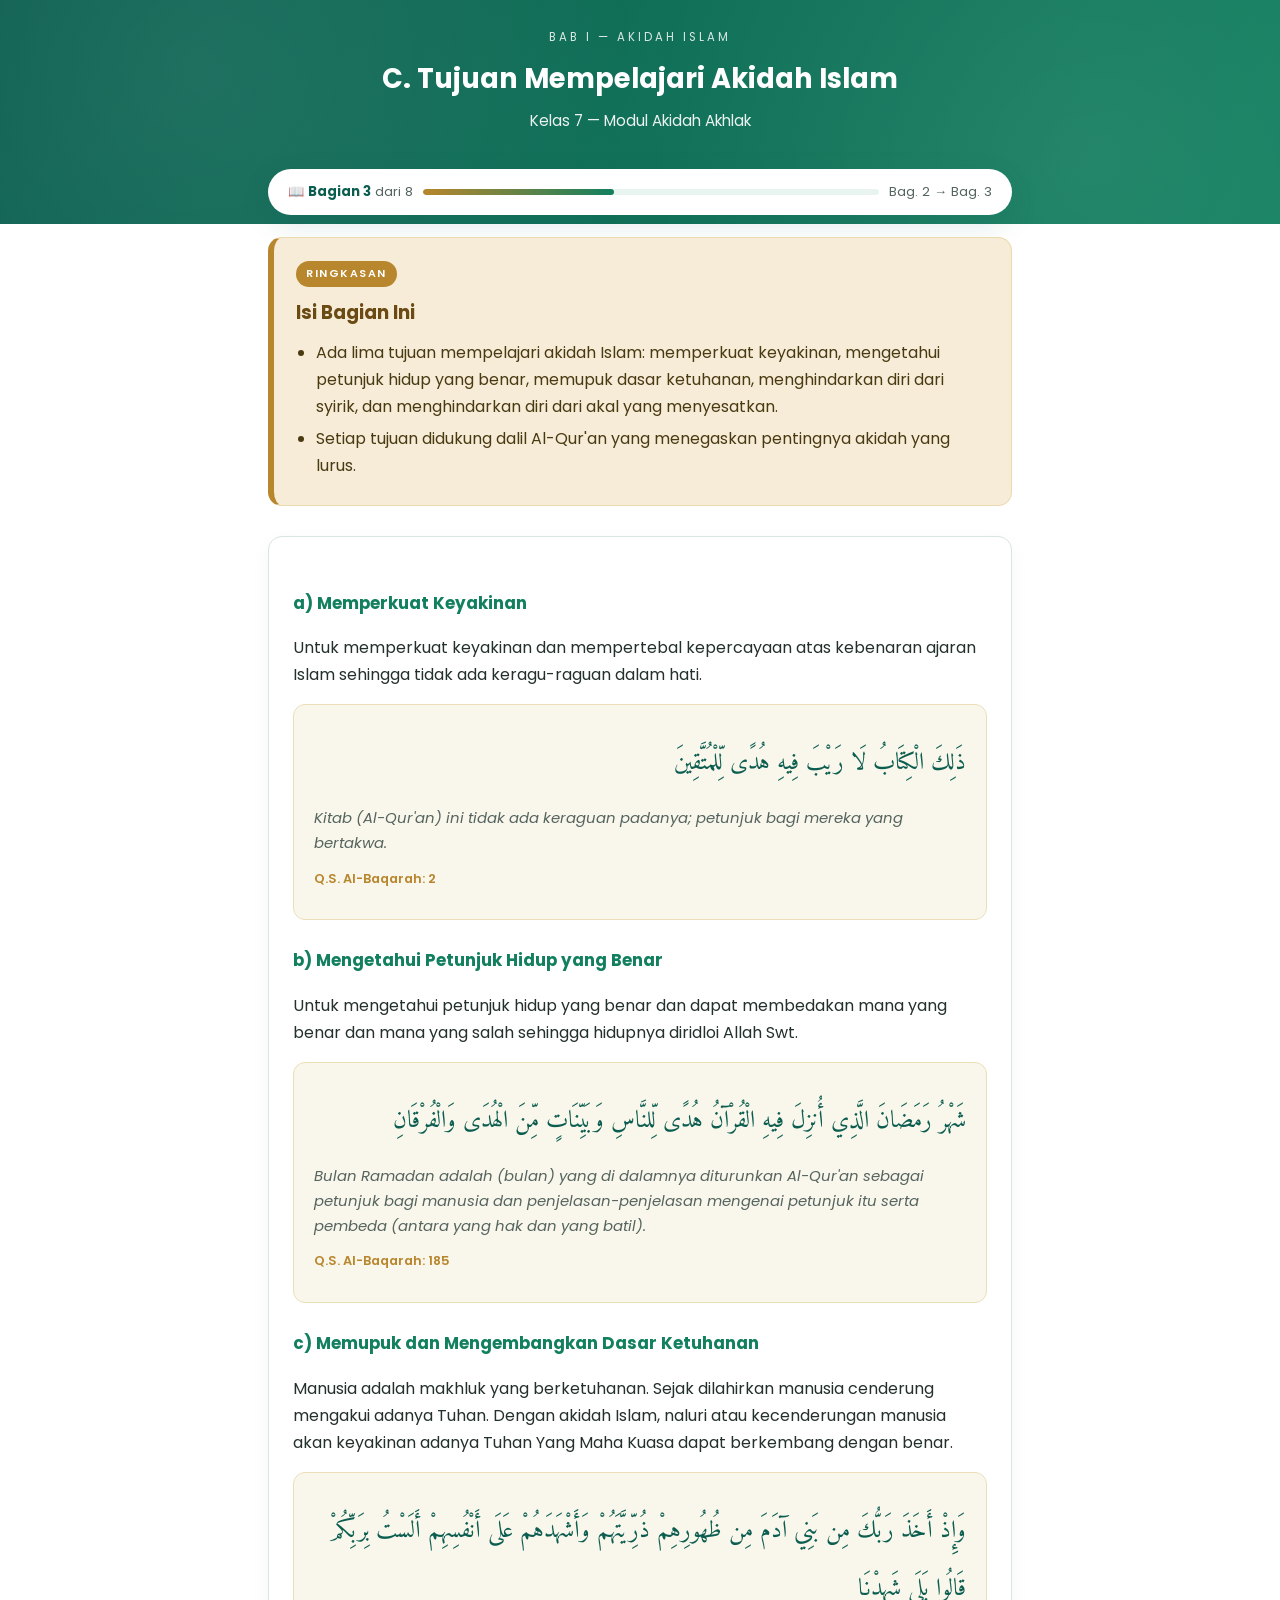
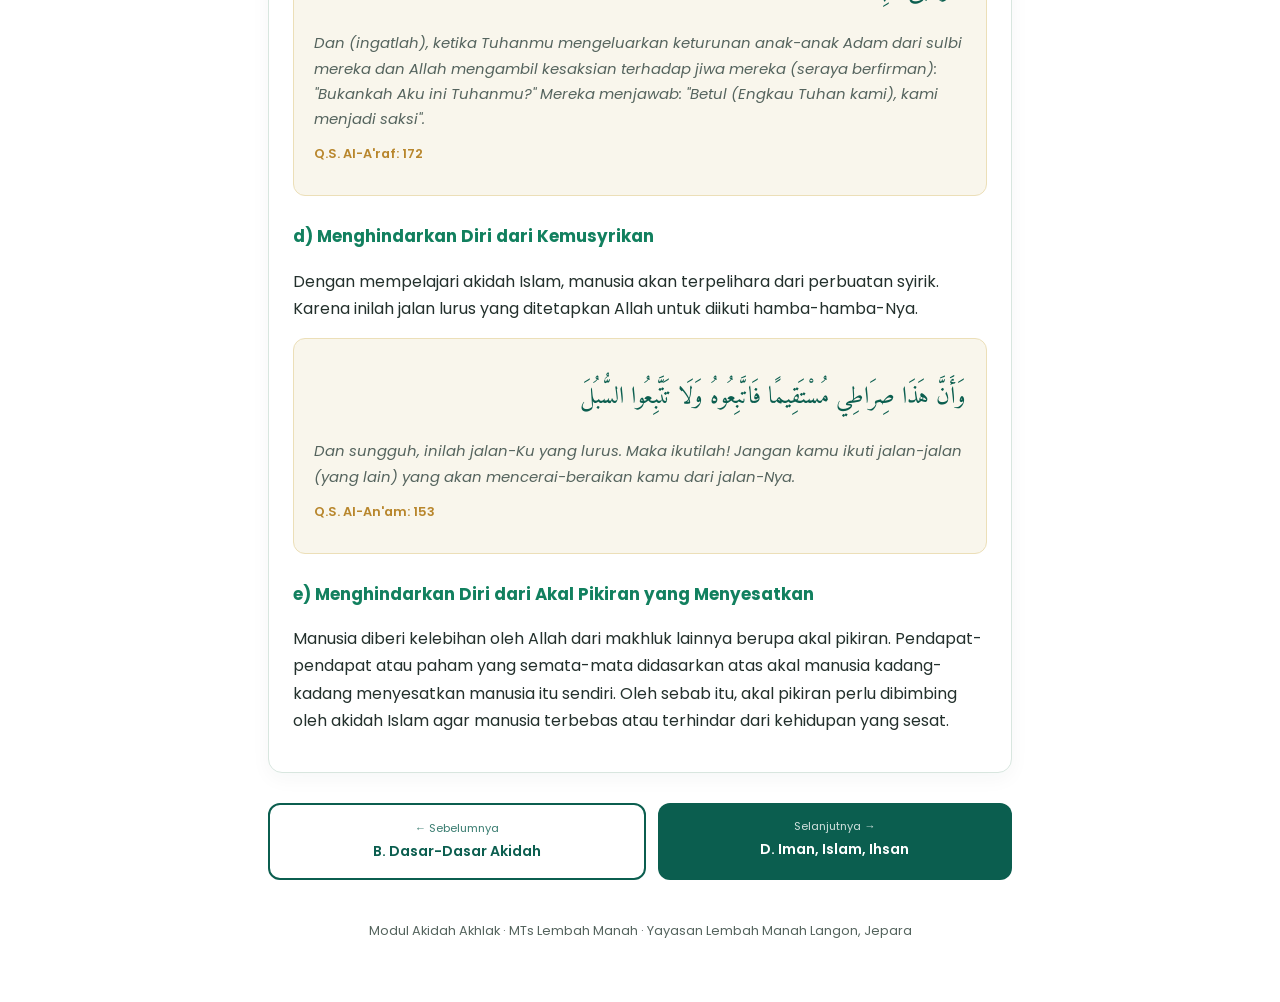
<file: bagian-3.html>
<!DOCTYPE html>
<html lang="id">
<head>
<meta charset="UTF-8">
<meta name="viewport" content="width=device-width, initial-scale=1.0">
<title>C. Tujuan Mempelajari Akidah Islam — Modul Akidah Akhlak Kelas 7</title>
<link rel="preconnect" href="https://fonts.googleapis.com">
<link href="https://fonts.googleapis.com/css2?family=Poppins:wght@400;500;600;700&family=Amiri:wght@400;700&display=swap" rel="stylesheet">
<link rel="stylesheet" href="style.css">
</head>
<body>

<header class="site-header">
  <div class="eyebrow">Bab I — Akidah Islam</div>
  <h1>C. Tujuan Mempelajari Akidah Islam</h1>
  <p>Kelas 7 — Modul Akidah Akhlak</p>
</header>

<main class="wrap">

  <div class="progress-pill">
    <span>📖 <strong>Bagian 3</strong> dari 8</span>
    <div class="progress-bar-track"><div class="progress-bar-fill" style="width:42%"></div></div>
    <span>Bag. 2 → Bag. 3</span>
  </div>

  <div class="summary-card">
    <span class="tag">Ringkasan</span>
    <h2>Isi Bagian Ini</h2>
    <ul>
      <li>Ada lima tujuan mempelajari akidah Islam: memperkuat keyakinan, mengetahui petunjuk hidup yang benar, memupuk dasar ketuhanan, menghindarkan diri dari syirik, dan menghindarkan diri dari akal yang menyesatkan.</li>
      <li>Setiap tujuan didukung dalil Al-Qur'an yang menegaskan pentingnya akidah yang lurus.</li>
    </ul>
  </div>

  <section class="card">
    <h3>a) Memperkuat Keyakinan</h3>
    <p>Untuk memperkuat keyakinan dan mempertebal kepercayaan atas kebenaran ajaran Islam sehingga tidak ada keragu-raguan dalam hati.</p>
    <div class="ayat-box">
      <p class="arab">ذَلِكَ الْكِتَابُ لَا رَيْبَ فِيهِ هُدًى لِّلْمُتَّقِينَ</p>
      <p class="terjemah">Kitab (Al-Qur'an) ini tidak ada keraguan padanya; petunjuk bagi mereka yang bertakwa.</p>
      <p class="sumber">Q.S. Al-Baqarah: 2</p>
    </div>

    <h3>b) Mengetahui Petunjuk Hidup yang Benar</h3>
    <p>Untuk mengetahui petunjuk hidup yang benar dan dapat membedakan mana yang benar dan mana yang salah sehingga hidupnya diridloi Allah Swt.</p>
    <div class="ayat-box">
      <p class="arab">شَهْرُ رَمَضَانَ الَّذِي أُنزِلَ فِيهِ الْقُرْآنُ هُدًى لِّلنَّاسِ وَبَيِّنَاتٍ مِّنَ الْهُدَى وَالْفُرْقَانِ</p>
      <p class="terjemah">Bulan Ramadan adalah (bulan) yang di dalamnya diturunkan Al-Qur'an sebagai petunjuk bagi manusia dan penjelasan-penjelasan mengenai petunjuk itu serta pembeda (antara yang hak dan yang batil).</p>
      <p class="sumber">Q.S. Al-Baqarah: 185</p>
    </div>

    <h3>c) Memupuk dan Mengembangkan Dasar Ketuhanan</h3>
    <p>Manusia adalah makhluk yang berketuhanan. Sejak dilahirkan manusia cenderung mengakui adanya Tuhan. Dengan akidah Islam, naluri atau kecenderungan manusia akan keyakinan adanya Tuhan Yang Maha Kuasa dapat berkembang dengan benar.</p>
    <div class="ayat-box">
      <p class="arab">وَإِذْ أَخَذَ رَبُّكَ مِن بَنِي آدَمَ مِن ظُهُورِهِمْ ذُرِّيَّتَهُمْ وَأَشْهَدَهُمْ عَلَى أَنْفُسِهِمْ أَلَسْتُ بِرَبِّكُمْ قَالُوا بَلَى شَهِدْنَا</p>
      <p class="terjemah">Dan (ingatlah), ketika Tuhanmu mengeluarkan keturunan anak-anak Adam dari sulbi mereka dan Allah mengambil kesaksian terhadap jiwa mereka (seraya berfirman): "Bukankah Aku ini Tuhanmu?" Mereka menjawab: "Betul (Engkau Tuhan kami), kami menjadi saksi".</p>
      <p class="sumber">Q.S. Al-A'raf: 172</p>
    </div>

    <h3>d) Menghindarkan Diri dari Kemusyrikan</h3>
    <p>Dengan mempelajari akidah Islam, manusia akan terpelihara dari perbuatan syirik. Karena inilah jalan lurus yang ditetapkan Allah untuk diikuti hamba-hamba-Nya.</p>
    <div class="ayat-box">
      <p class="arab">وَأَنَّ هَذَا صِرَاطِي مُسْتَقِيمًا فَاتَّبِعُوهُ وَلَا تَتَّبِعُوا السُّبُلَ</p>
      <p class="terjemah">Dan sungguh, inilah jalan-Ku yang lurus. Maka ikutilah! Jangan kamu ikuti jalan-jalan (yang lain) yang akan mencerai-beraikan kamu dari jalan-Nya.</p>
      <p class="sumber">Q.S. Al-An'am: 153</p>
    </div>

    <h3>e) Menghindarkan Diri dari Akal Pikiran yang Menyesatkan</h3>
    <p>Manusia diberi kelebihan oleh Allah dari makhluk lainnya berupa akal pikiran. Pendapat-pendapat atau paham yang semata-mata didasarkan atas akal manusia kadang-kadang menyesatkan manusia itu sendiri. Oleh sebab itu, akal pikiran perlu dibimbing oleh akidah Islam agar manusia terbebas atau terhindar dari kehidupan yang sesat.</p>
  </section>

  <div class="nav-buttons">
    <a class="nav-btn secondary" href="bagian-2.html"><span class="small">← Sebelumnya</span>B. Dasar-Dasar Akidah</a>
    <a class="nav-btn" href="bagian-4.html"><span class="small">Selanjutnya →</span>D. Iman, Islam, Ihsan</a>
  </div>

  <p class="footer-note">Modul Akidah Akhlak · MTs Lembah Manah · Yayasan Lembah Manah Langon, Jepara</p>
</main>
</body>
</html>
</file>
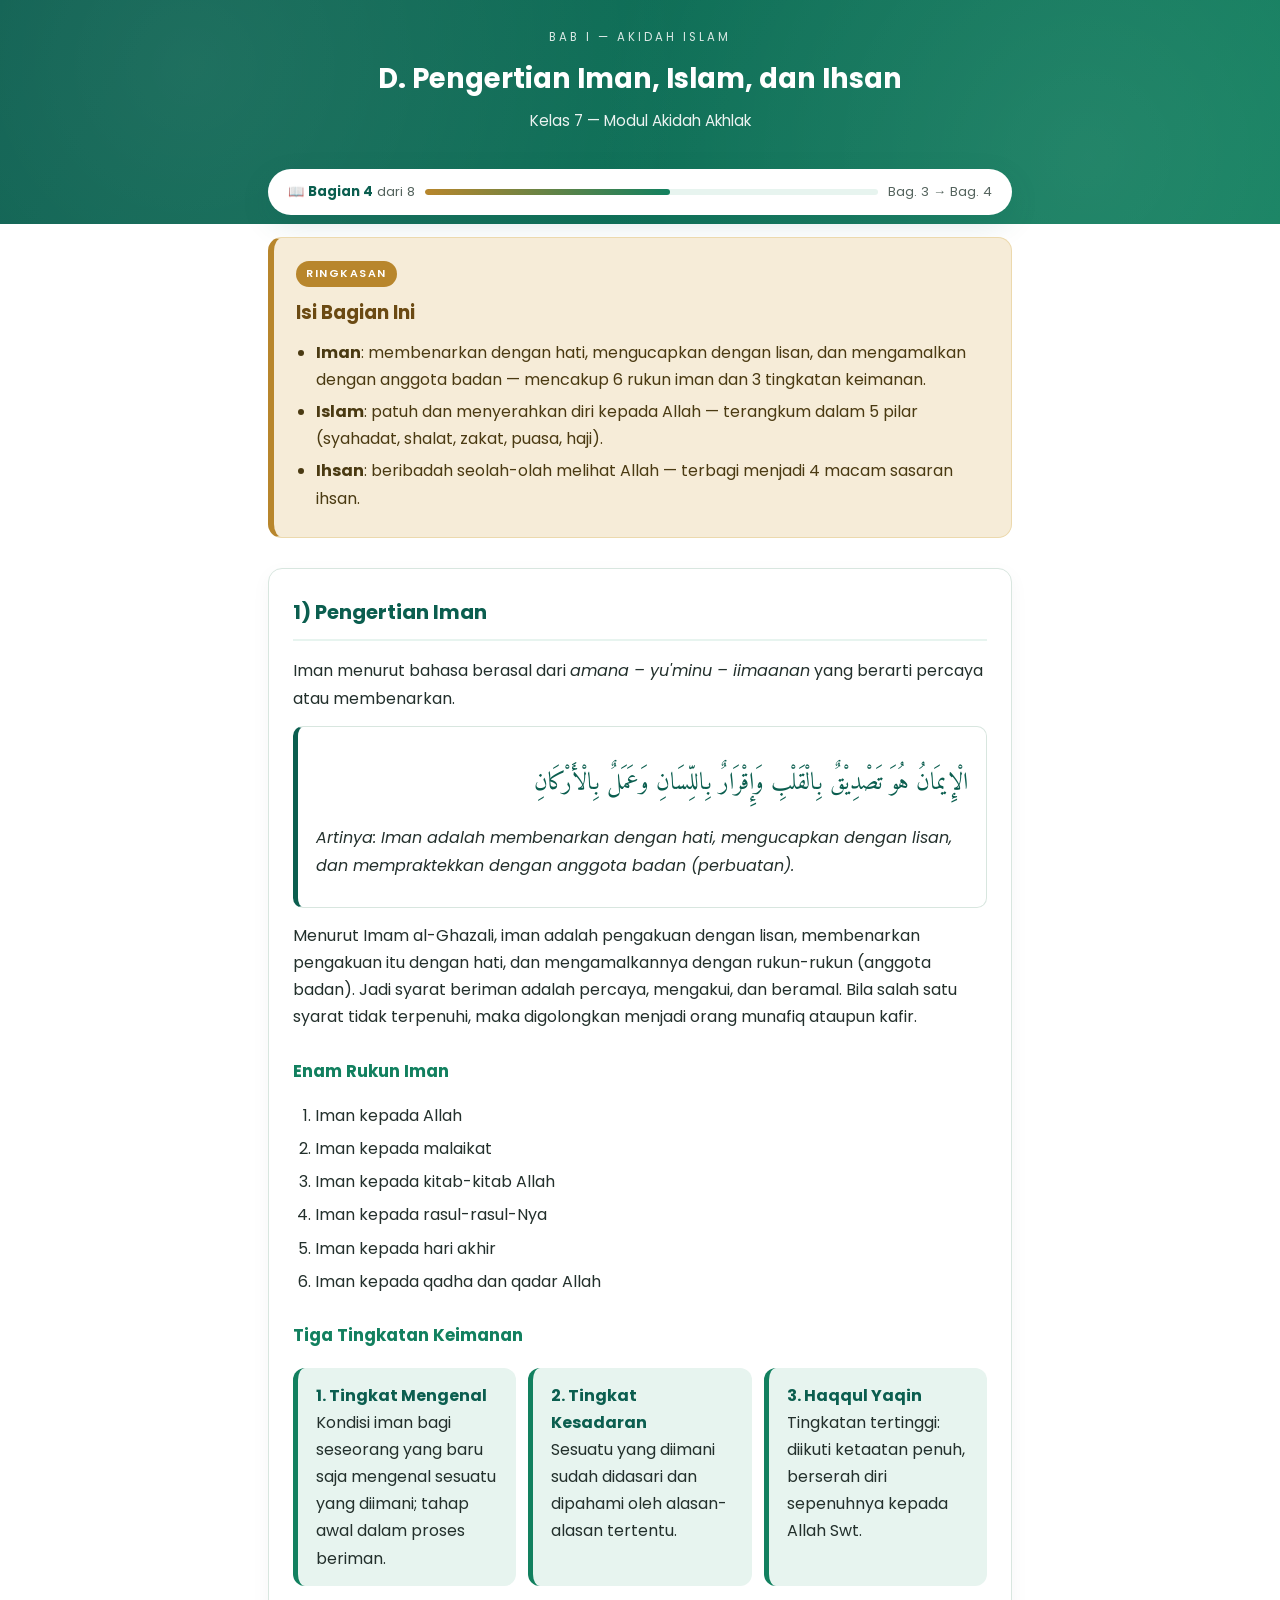
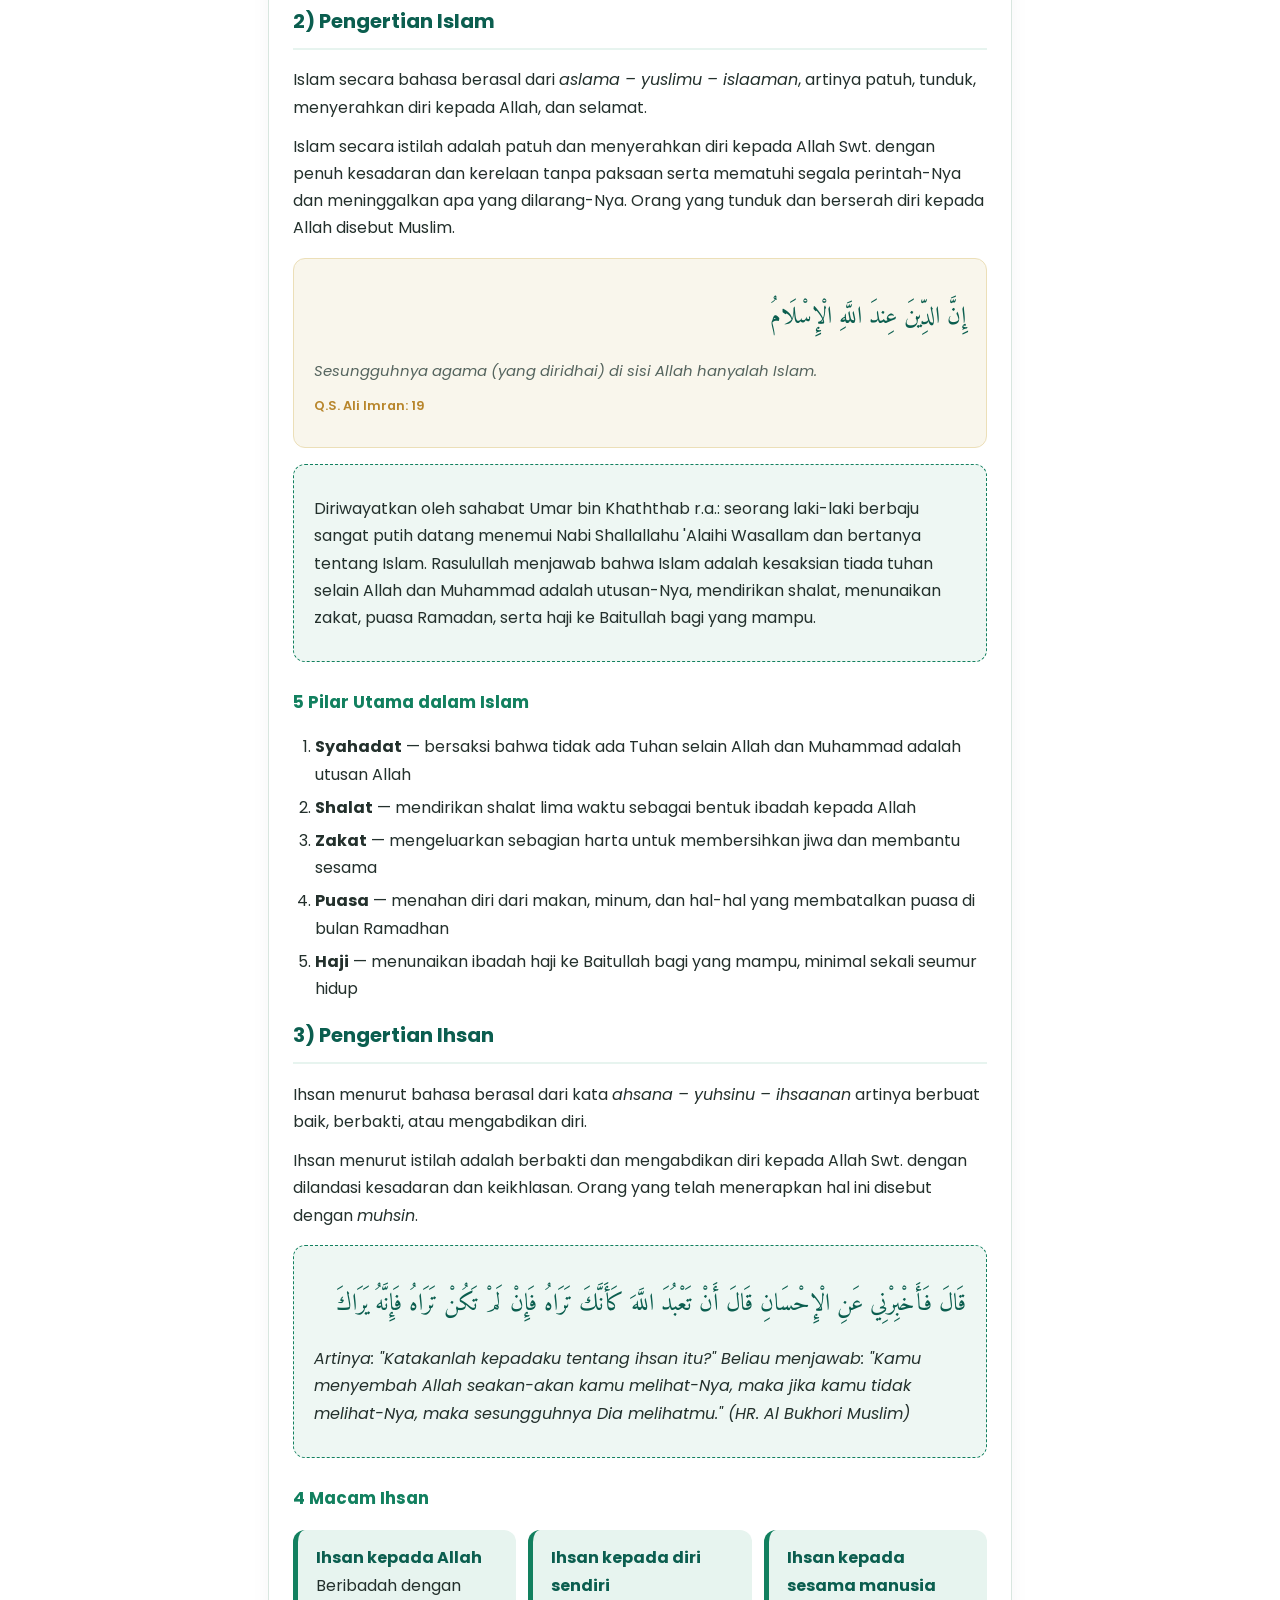
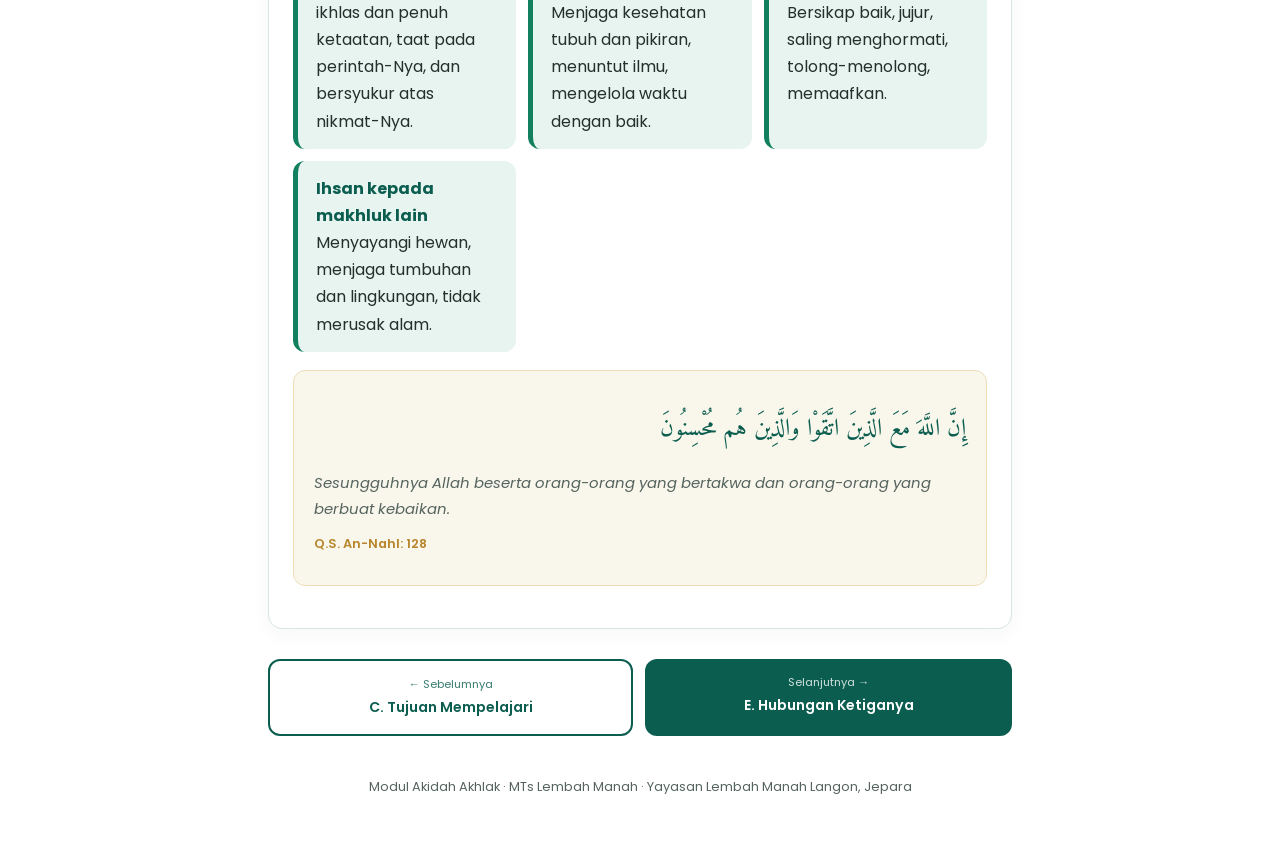
<file: bagian-4.html>
<!DOCTYPE html>
<html lang="id">
<head>
<meta charset="UTF-8">
<meta name="viewport" content="width=device-width, initial-scale=1.0">
<title>D. Pengertian Iman, Islam, dan Ihsan — Modul Akidah Akhlak Kelas 7</title>
<link rel="preconnect" href="https://fonts.googleapis.com">
<link href="https://fonts.googleapis.com/css2?family=Poppins:wght@400;500;600;700&family=Amiri:wght@400;700&display=swap" rel="stylesheet">
<link rel="stylesheet" href="style.css">
</head>
<body>

<header class="site-header">
  <div class="eyebrow">Bab I — Akidah Islam</div>
  <h1>D. Pengertian Iman, Islam, dan Ihsan</h1>
  <p>Kelas 7 — Modul Akidah Akhlak</p>
</header>

<main class="wrap">

  <div class="progress-pill">
    <span>📖 <strong>Bagian 4</strong> dari 8</span>
    <div class="progress-bar-track"><div class="progress-bar-fill" style="width:54%"></div></div>
    <span>Bag. 3 → Bag. 4</span>
  </div>

  <div class="summary-card">
    <span class="tag">Ringkasan</span>
    <h2>Isi Bagian Ini</h2>
    <ul>
      <li><strong>Iman</strong>: membenarkan dengan hati, mengucapkan dengan lisan, dan mengamalkan dengan anggota badan — mencakup 6 rukun iman dan 3 tingkatan keimanan.</li>
      <li><strong>Islam</strong>: patuh dan menyerahkan diri kepada Allah — terangkum dalam 5 pilar (syahadat, shalat, zakat, puasa, haji).</li>
      <li><strong>Ihsan</strong>: beribadah seolah-olah melihat Allah — terbagi menjadi 4 macam sasaran ihsan.</li>
    </ul>
  </div>

  <section class="card">
    <h2>1) Pengertian Iman</h2>
    <p>Iman menurut bahasa berasal dari <em>amana – yu'minu – iimaanan</em> yang berarti percaya atau membenarkan.</p>
    <div class="definisi-box">
      <p class="arab">الْإِيمَانُ هُوَ تَصْدِيْقٌ بِالْقَلْبِ وَإِقْرَارٌ بِاللِّسَانِ وَعَمَلٌ بِالْأَرْكَانِ</p>
      <p><em>Artinya: Iman adalah membenarkan dengan hati, mengucapkan dengan lisan, dan mempraktekkan dengan anggota badan (perbuatan).</em></p>
    </div>
    <p>Menurut Imam al-Ghazali, iman adalah pengakuan dengan lisan, membenarkan pengakuan itu dengan hati, dan mengamalkannya dengan rukun-rukun (anggota badan). Jadi syarat beriman adalah percaya, mengakui, dan beramal. Bila salah satu syarat tidak terpenuhi, maka digolongkan menjadi orang munafiq ataupun kafir.</p>

    <h3>Enam Rukun Iman</h3>
    <ol>
      <li>Iman kepada Allah</li>
      <li>Iman kepada malaikat</li>
      <li>Iman kepada kitab-kitab Allah</li>
      <li>Iman kepada rasul-rasul-Nya</li>
      <li>Iman kepada hari akhir</li>
      <li>Iman kepada qadha dan qadar Allah</li>
    </ol>

    <h3>Tiga Tingkatan Keimanan</h3>
    <div class="pohon-grid">
      <div class="pohon-item"><div class="peran">1. Tingkat Mengenal</div>Kondisi iman bagi seseorang yang baru saja mengenal sesuatu yang diimani; tahap awal dalam proses beriman.</div>
      <div class="pohon-item"><div class="peran">2. Tingkat Kesadaran</div>Sesuatu yang diimani sudah didasari dan dipahami oleh alasan-alasan tertentu.</div>
      <div class="pohon-item"><div class="peran">3. Haqqul Yaqin</div>Tingkatan tertinggi: diikuti ketaatan penuh, berserah diri sepenuhnya kepada Allah Swt.</div>
    </div>

    <h2>2) Pengertian Islam</h2>
    <p>Islam secara bahasa berasal dari <em>aslama – yuslimu – islaaman</em>, artinya patuh, tunduk, menyerahkan diri kepada Allah, dan selamat.</p>
    <p>Islam secara istilah adalah patuh dan menyerahkan diri kepada Allah Swt. dengan penuh kesadaran dan kerelaan tanpa paksaan serta mematuhi segala perintah-Nya dan meninggalkan apa yang dilarang-Nya. Orang yang tunduk dan berserah diri kepada Allah disebut Muslim.</p>

    <div class="ayat-box">
      <p class="arab">إِنَّ الدِّينَ عِندَ اللَّهِ الْإِسْلَامُ</p>
      <p class="terjemah">Sesungguhnya agama (yang diridhai) di sisi Allah hanyalah Islam.</p>
      <p class="sumber">Q.S. Ali Imran: 19</p>
    </div>

    <div class="hadits-box">
      <p>Diriwayatkan oleh sahabat Umar bin Khaththab r.a.: seorang laki-laki berbaju sangat putih datang menemui Nabi Shallallahu 'Alaihi Wasallam dan bertanya tentang Islam. Rasulullah menjawab bahwa Islam adalah kesaksian tiada tuhan selain Allah dan Muhammad adalah utusan-Nya, mendirikan shalat, menunaikan zakat, puasa Ramadan, serta haji ke Baitullah bagi yang mampu.</p>
    </div>

    <h3>5 Pilar Utama dalam Islam</h3>
    <ol>
      <li><strong>Syahadat</strong> — bersaksi bahwa tidak ada Tuhan selain Allah dan Muhammad adalah utusan Allah</li>
      <li><strong>Shalat</strong> — mendirikan shalat lima waktu sebagai bentuk ibadah kepada Allah</li>
      <li><strong>Zakat</strong> — mengeluarkan sebagian harta untuk membersihkan jiwa dan membantu sesama</li>
      <li><strong>Puasa</strong> — menahan diri dari makan, minum, dan hal-hal yang membatalkan puasa di bulan Ramadhan</li>
      <li><strong>Haji</strong> — menunaikan ibadah haji ke Baitullah bagi yang mampu, minimal sekali seumur hidup</li>
    </ol>

    <h2>3) Pengertian Ihsan</h2>
    <p>Ihsan menurut bahasa berasal dari kata <em>ahsana – yuhsinu – ihsaanan</em> artinya berbuat baik, berbakti, atau mengabdikan diri.</p>
    <p>Ihsan menurut istilah adalah berbakti dan mengabdikan diri kepada Allah Swt. dengan dilandasi kesadaran dan keikhlasan. Orang yang telah menerapkan hal ini disebut dengan <em>muhsin</em>.</p>

    <div class="hadits-box">
      <p class="arab">قَالَ فَأَخْبِرْنِي عَنِ الْإِحْسَانِ قَالَ أَنْ تَعْبُدَ اللَّهَ كَأَنَّكَ تَرَاهُ فَإِنْ لَمْ تَكُنْ تَرَاهُ فَإِنَّهُ يَرَاكَ</p>
      <p style="margin-top:10px; font-style:italic;">Artinya: "Katakanlah kepadaku tentang ihsan itu?" Beliau menjawab: "Kamu menyembah Allah seakan-akan kamu melihat-Nya, maka jika kamu tidak melihat-Nya, maka sesungguhnya Dia melihatmu." (HR. Al Bukhori Muslim)</p>
    </div>

    <h3>4 Macam Ihsan</h3>
    <div class="pohon-grid">
      <div class="pohon-item"><div class="peran">Ihsan kepada Allah</div>Beribadah dengan ikhlas dan penuh ketaatan, taat pada perintah-Nya, dan bersyukur atas nikmat-Nya.</div>
      <div class="pohon-item"><div class="peran">Ihsan kepada diri sendiri</div>Menjaga kesehatan tubuh dan pikiran, menuntut ilmu, mengelola waktu dengan baik.</div>
      <div class="pohon-item"><div class="peran">Ihsan kepada sesama manusia</div>Bersikap baik, jujur, saling menghormati, tolong-menolong, memaafkan.</div>
      <div class="pohon-item"><div class="peran">Ihsan kepada makhluk lain</div>Menyayangi hewan, menjaga tumbuhan dan lingkungan, tidak merusak alam.</div>
    </div>

    <div class="ayat-box">
      <p class="arab">إِنَّ اللَّهَ مَعَ الَّذِينَ اتَّقَوْا وَالَّذِينَ هُم مُحْسِنُونَ</p>
      <p class="terjemah">Sesungguhnya Allah beserta orang-orang yang bertakwa dan orang-orang yang berbuat kebaikan.</p>
      <p class="sumber">Q.S. An-Nahl: 128</p>
    </div>
  </section>

  <div class="nav-buttons">
    <a class="nav-btn secondary" href="bagian-3.html"><span class="small">← Sebelumnya</span>C. Tujuan Mempelajari</a>
    <a class="nav-btn" href="bagian-5.html"><span class="small">Selanjutnya →</span>E. Hubungan Ketiganya</a>
  </div>

  <p class="footer-note">Modul Akidah Akhlak · MTs Lembah Manah · Yayasan Lembah Manah Langon, Jepara</p>
</main>
</body>
</html>
</file>
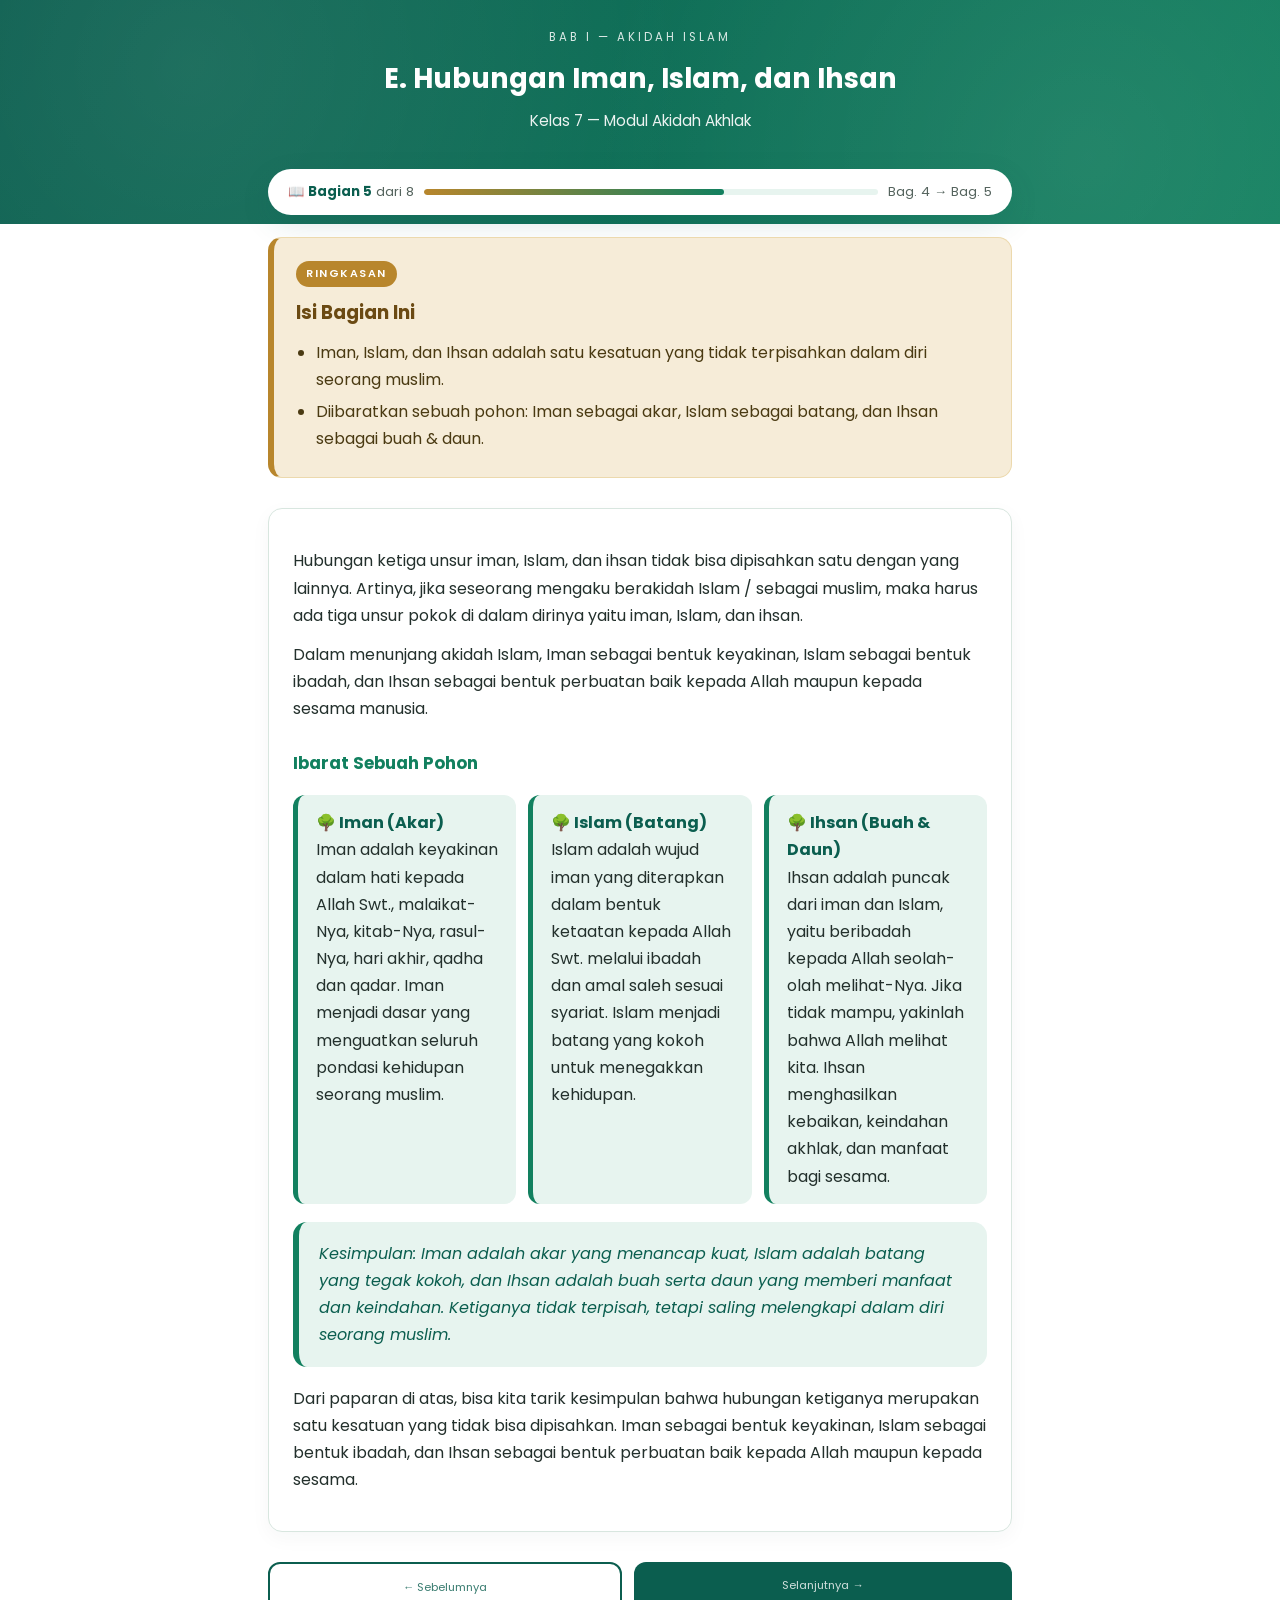
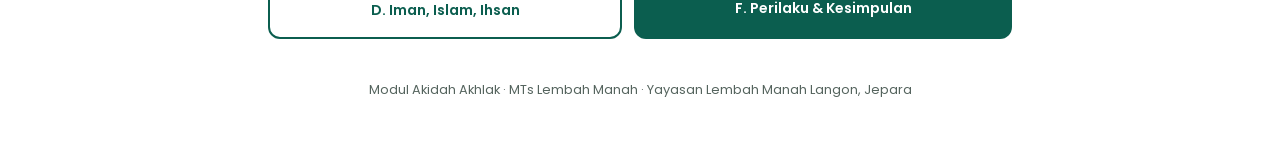
<file: bagian-5.html>
<!DOCTYPE html>
<html lang="id">
<head>
<meta charset="UTF-8">
<meta name="viewport" content="width=device-width, initial-scale=1.0">
<title>E. Hubungan Iman, Islam, dan Ihsan — Modul Akidah Akhlak Kelas 7</title>
<link rel="preconnect" href="https://fonts.googleapis.com">
<link href="https://fonts.googleapis.com/css2?family=Poppins:wght@400;500;600;700&family=Amiri:wght@400;700&display=swap" rel="stylesheet">
<link rel="stylesheet" href="style.css">
</head>
<body>

<header class="site-header">
  <div class="eyebrow">Bab I — Akidah Islam</div>
  <h1>E. Hubungan Iman, Islam, dan Ihsan</h1>
  <p>Kelas 7 — Modul Akidah Akhlak</p>
</header>

<main class="wrap">

  <div class="progress-pill">
    <span>📖 <strong>Bagian 5</strong> dari 8</span>
    <div class="progress-bar-track"><div class="progress-bar-fill" style="width:66%"></div></div>
    <span>Bag. 4 → Bag. 5</span>
  </div>

  <div class="summary-card">
    <span class="tag">Ringkasan</span>
    <h2>Isi Bagian Ini</h2>
    <ul>
      <li>Iman, Islam, dan Ihsan adalah satu kesatuan yang tidak terpisahkan dalam diri seorang muslim.</li>
      <li>Diibaratkan sebuah pohon: Iman sebagai akar, Islam sebagai batang, dan Ihsan sebagai buah &amp; daun.</li>
    </ul>
  </div>

  <section class="card">
    <p>Hubungan ketiga unsur iman, Islam, dan ihsan tidak bisa dipisahkan satu dengan yang lainnya. Artinya, jika seseorang mengaku berakidah Islam / sebagai muslim, maka harus ada tiga unsur pokok di dalam dirinya yaitu iman, Islam, dan ihsan.</p>
    <p>Dalam menunjang akidah Islam, Iman sebagai bentuk keyakinan, Islam sebagai bentuk ibadah, dan Ihsan sebagai bentuk perbuatan baik kepada Allah maupun kepada sesama manusia.</p>

    <h3>Ibarat Sebuah Pohon</h3>
    <div class="pohon-grid">
      <div class="pohon-item">
        <div class="peran">🌳 Iman (Akar)</div>
        Iman adalah keyakinan dalam hati kepada Allah Swt., malaikat-Nya, kitab-Nya, rasul-Nya, hari akhir, qadha dan qadar. Iman menjadi dasar yang menguatkan seluruh pondasi kehidupan seorang muslim.
      </div>
      <div class="pohon-item">
        <div class="peran">🌳 Islam (Batang)</div>
        Islam adalah wujud iman yang diterapkan dalam bentuk ketaatan kepada Allah Swt. melalui ibadah dan amal saleh sesuai syariat. Islam menjadi batang yang kokoh untuk menegakkan kehidupan.
      </div>
      <div class="pohon-item">
        <div class="peran">🌳 Ihsan (Buah &amp; Daun)</div>
        Ihsan adalah puncak dari iman dan Islam, yaitu beribadah kepada Allah seolah-olah melihat-Nya. Jika tidak mampu, yakinlah bahwa Allah melihat kita. Ihsan menghasilkan kebaikan, keindahan akhlak, dan manfaat bagi sesama.
      </div>
    </div>

    <div class="opening-quote">
      Kesimpulan: Iman adalah akar yang menancap kuat, Islam adalah batang yang tegak kokoh, dan Ihsan adalah buah serta daun yang memberi manfaat dan keindahan. Ketiganya tidak terpisah, tetapi saling melengkapi dalam diri seorang muslim.
    </div>

    <p>Dari paparan di atas, bisa kita tarik kesimpulan bahwa hubungan ketiganya merupakan satu kesatuan yang tidak bisa dipisahkan. Iman sebagai bentuk keyakinan, Islam sebagai bentuk ibadah, dan Ihsan sebagai bentuk perbuatan baik kepada Allah maupun kepada sesama.</p>
  </section>

  <div class="nav-buttons">
    <a class="nav-btn secondary" href="bagian-4.html"><span class="small">← Sebelumnya</span>D. Iman, Islam, Ihsan</a>
    <a class="nav-btn" href="bagian-6.html"><span class="small">Selanjutnya →</span>F. Perilaku &amp; Kesimpulan</a>
  </div>

  <p class="footer-note">Modul Akidah Akhlak · MTs Lembah Manah · Yayasan Lembah Manah Langon, Jepara</p>
</main>
</body>
</html>
</file>
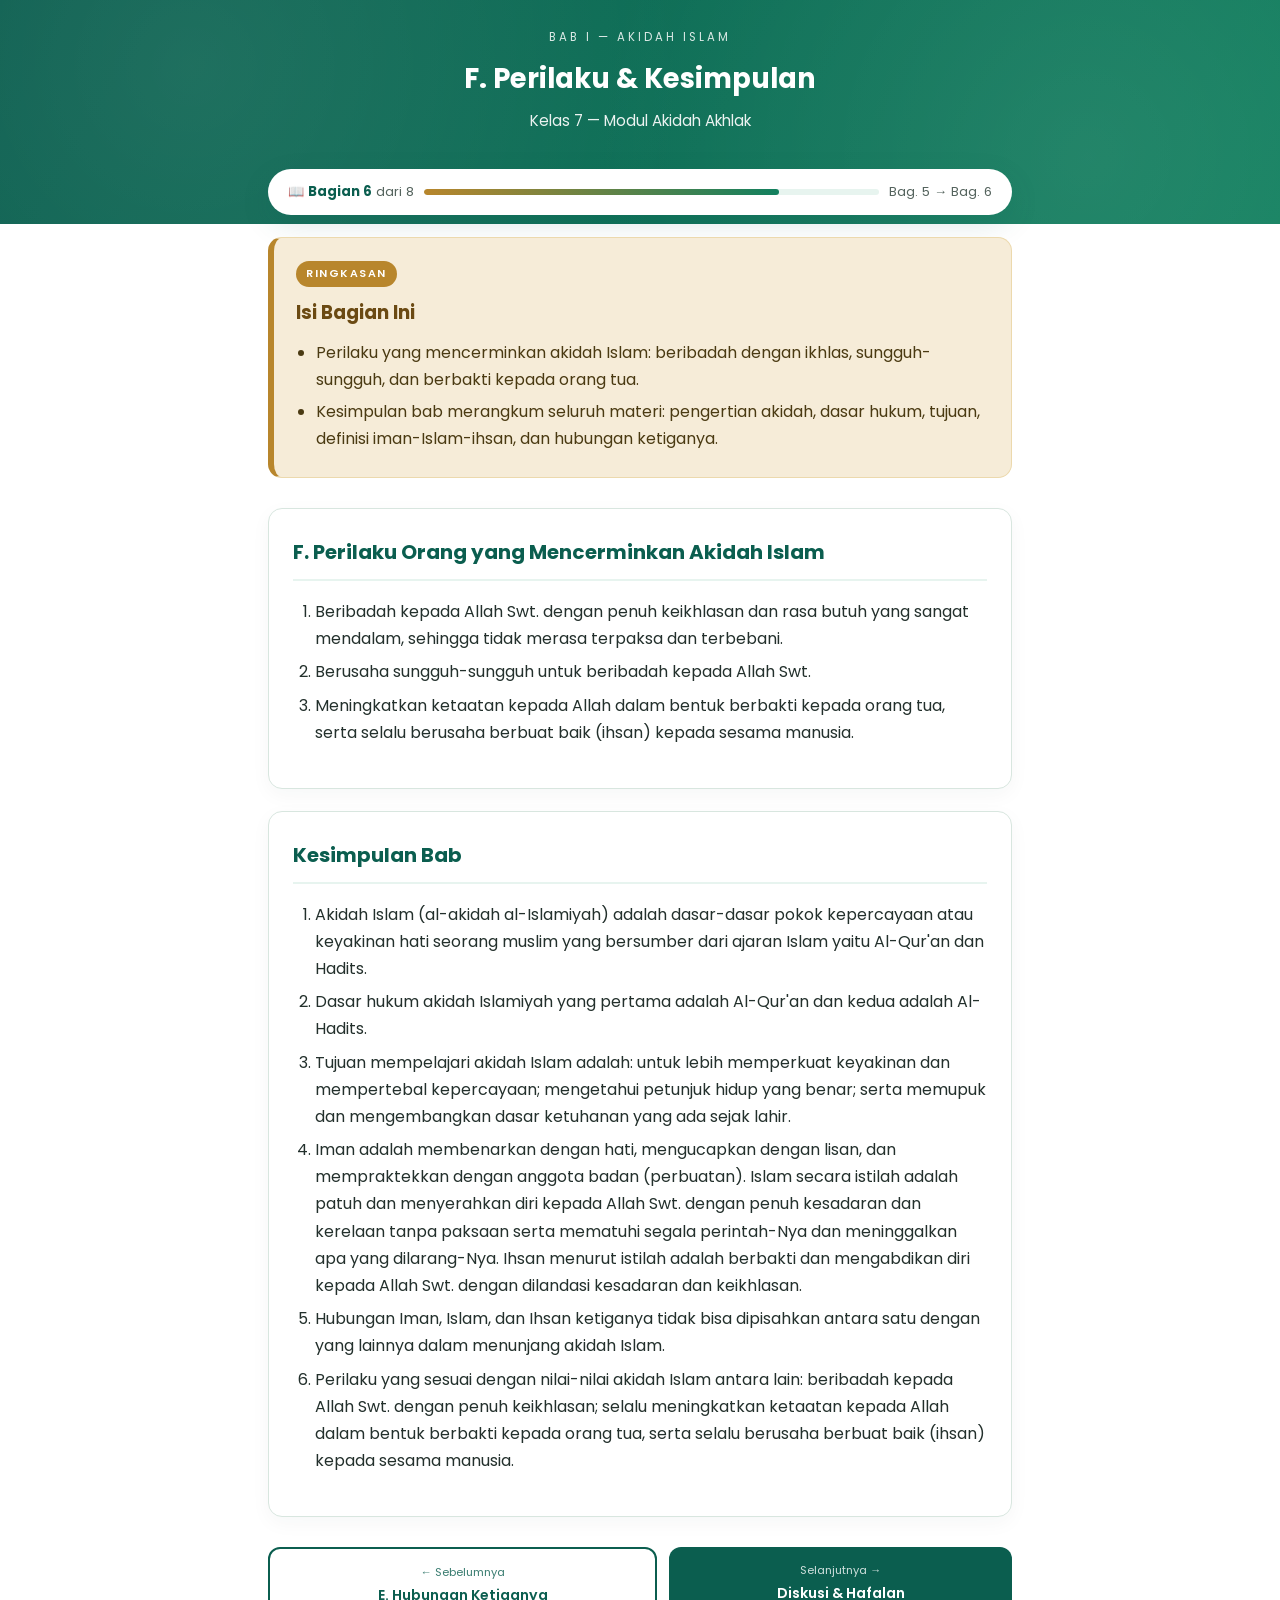
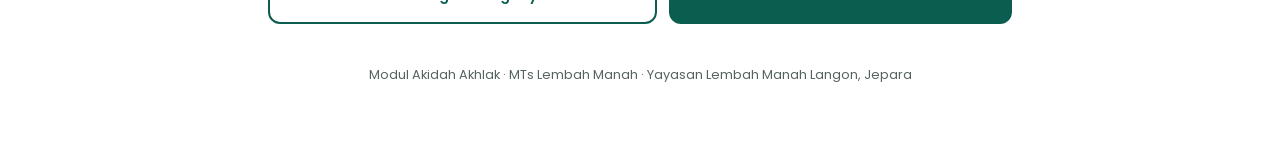
<file: bagian-6.html>
<!DOCTYPE html>
<html lang="id">
<head>
<meta charset="UTF-8">
<meta name="viewport" content="width=device-width, initial-scale=1.0">
<title>F. Perilaku & Kesimpulan — Modul Akidah Akhlak Kelas 7</title>
<link rel="preconnect" href="https://fonts.googleapis.com">
<link href="https://fonts.googleapis.com/css2?family=Poppins:wght@400;500;600;700&family=Amiri:wght@400;700&display=swap" rel="stylesheet">
<link rel="stylesheet" href="style.css">
</head>
<body>

<header class="site-header">
  <div class="eyebrow">Bab I — Akidah Islam</div>
  <h1>F. Perilaku &amp; Kesimpulan</h1>
  <p>Kelas 7 — Modul Akidah Akhlak</p>
</header>

<main class="wrap">

  <div class="progress-pill">
    <span>📖 <strong>Bagian 6</strong> dari 8</span>
    <div class="progress-bar-track"><div class="progress-bar-fill" style="width:78%"></div></div>
    <span>Bag. 5 → Bag. 6</span>
  </div>

  <div class="summary-card">
    <span class="tag">Ringkasan</span>
    <h2>Isi Bagian Ini</h2>
    <ul>
      <li>Perilaku yang mencerminkan akidah Islam: beribadah dengan ikhlas, sungguh-sungguh, dan berbakti kepada orang tua.</li>
      <li>Kesimpulan bab merangkum seluruh materi: pengertian akidah, dasar hukum, tujuan, definisi iman-Islam-ihsan, dan hubungan ketiganya.</li>
    </ul>
  </div>

  <section class="card">
    <h2>F. Perilaku Orang yang Mencerminkan Akidah Islam</h2>
    <ol>
      <li>Beribadah kepada Allah Swt. dengan penuh keikhlasan dan rasa butuh yang sangat mendalam, sehingga tidak merasa terpaksa dan terbebani.</li>
      <li>Berusaha sungguh-sungguh untuk beribadah kepada Allah Swt.</li>
      <li>Meningkatkan ketaatan kepada Allah dalam bentuk berbakti kepada orang tua, serta selalu berusaha berbuat baik (ihsan) kepada sesama manusia.</li>
    </ol>
  </section>

  <section class="card">
    <h2>Kesimpulan Bab</h2>
    <ol>
      <li>Akidah Islam (al-akidah al-Islamiyah) adalah dasar-dasar pokok kepercayaan atau keyakinan hati seorang muslim yang bersumber dari ajaran Islam yaitu Al-Qur'an dan Hadits.</li>
      <li>Dasar hukum akidah Islamiyah yang pertama adalah Al-Qur'an dan kedua adalah Al-Hadits.</li>
      <li>Tujuan mempelajari akidah Islam adalah: untuk lebih memperkuat keyakinan dan mempertebal kepercayaan; mengetahui petunjuk hidup yang benar; serta memupuk dan mengembangkan dasar ketuhanan yang ada sejak lahir.</li>
      <li>Iman adalah membenarkan dengan hati, mengucapkan dengan lisan, dan mempraktekkan dengan anggota badan (perbuatan). Islam secara istilah adalah patuh dan menyerahkan diri kepada Allah Swt. dengan penuh kesadaran dan kerelaan tanpa paksaan serta mematuhi segala perintah-Nya dan meninggalkan apa yang dilarang-Nya. Ihsan menurut istilah adalah berbakti dan mengabdikan diri kepada Allah Swt. dengan dilandasi kesadaran dan keikhlasan.</li>
      <li>Hubungan Iman, Islam, dan Ihsan ketiganya tidak bisa dipisahkan antara satu dengan yang lainnya dalam menunjang akidah Islam.</li>
      <li>Perilaku yang sesuai dengan nilai-nilai akidah Islam antara lain: beribadah kepada Allah Swt. dengan penuh keikhlasan; selalu meningkatkan ketaatan kepada Allah dalam bentuk berbakti kepada orang tua, serta selalu berusaha berbuat baik (ihsan) kepada sesama manusia.</li>
    </ol>
  </section>

  <div class="nav-buttons">
    <a class="nav-btn secondary" href="bagian-5.html"><span class="small">← Sebelumnya</span>E. Hubungan Ketiganya</a>
    <a class="nav-btn" href="bagian-7.html"><span class="small">Selanjutnya →</span>Diskusi &amp; Hafalan</a>
  </div>

  <p class="footer-note">Modul Akidah Akhlak · MTs Lembah Manah · Yayasan Lembah Manah Langon, Jepara</p>
</main>
</body>
</html>
</file>
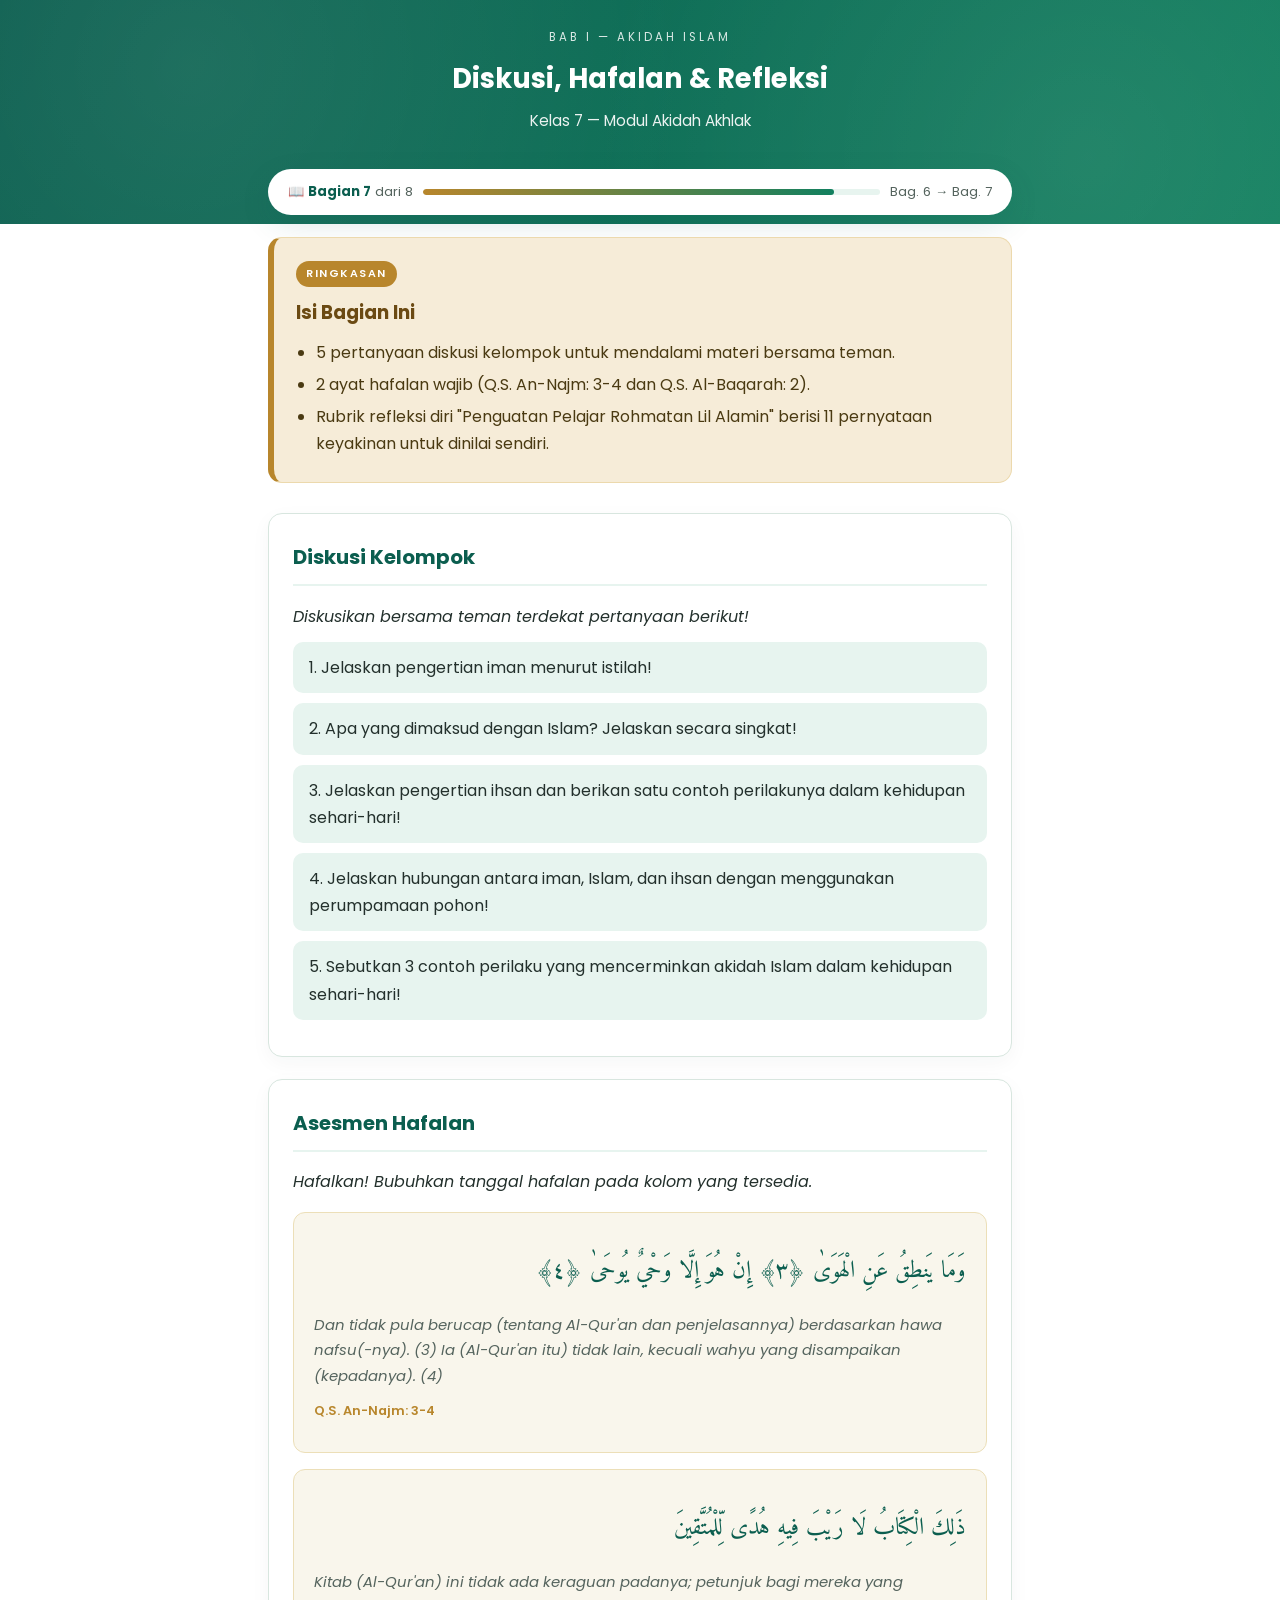
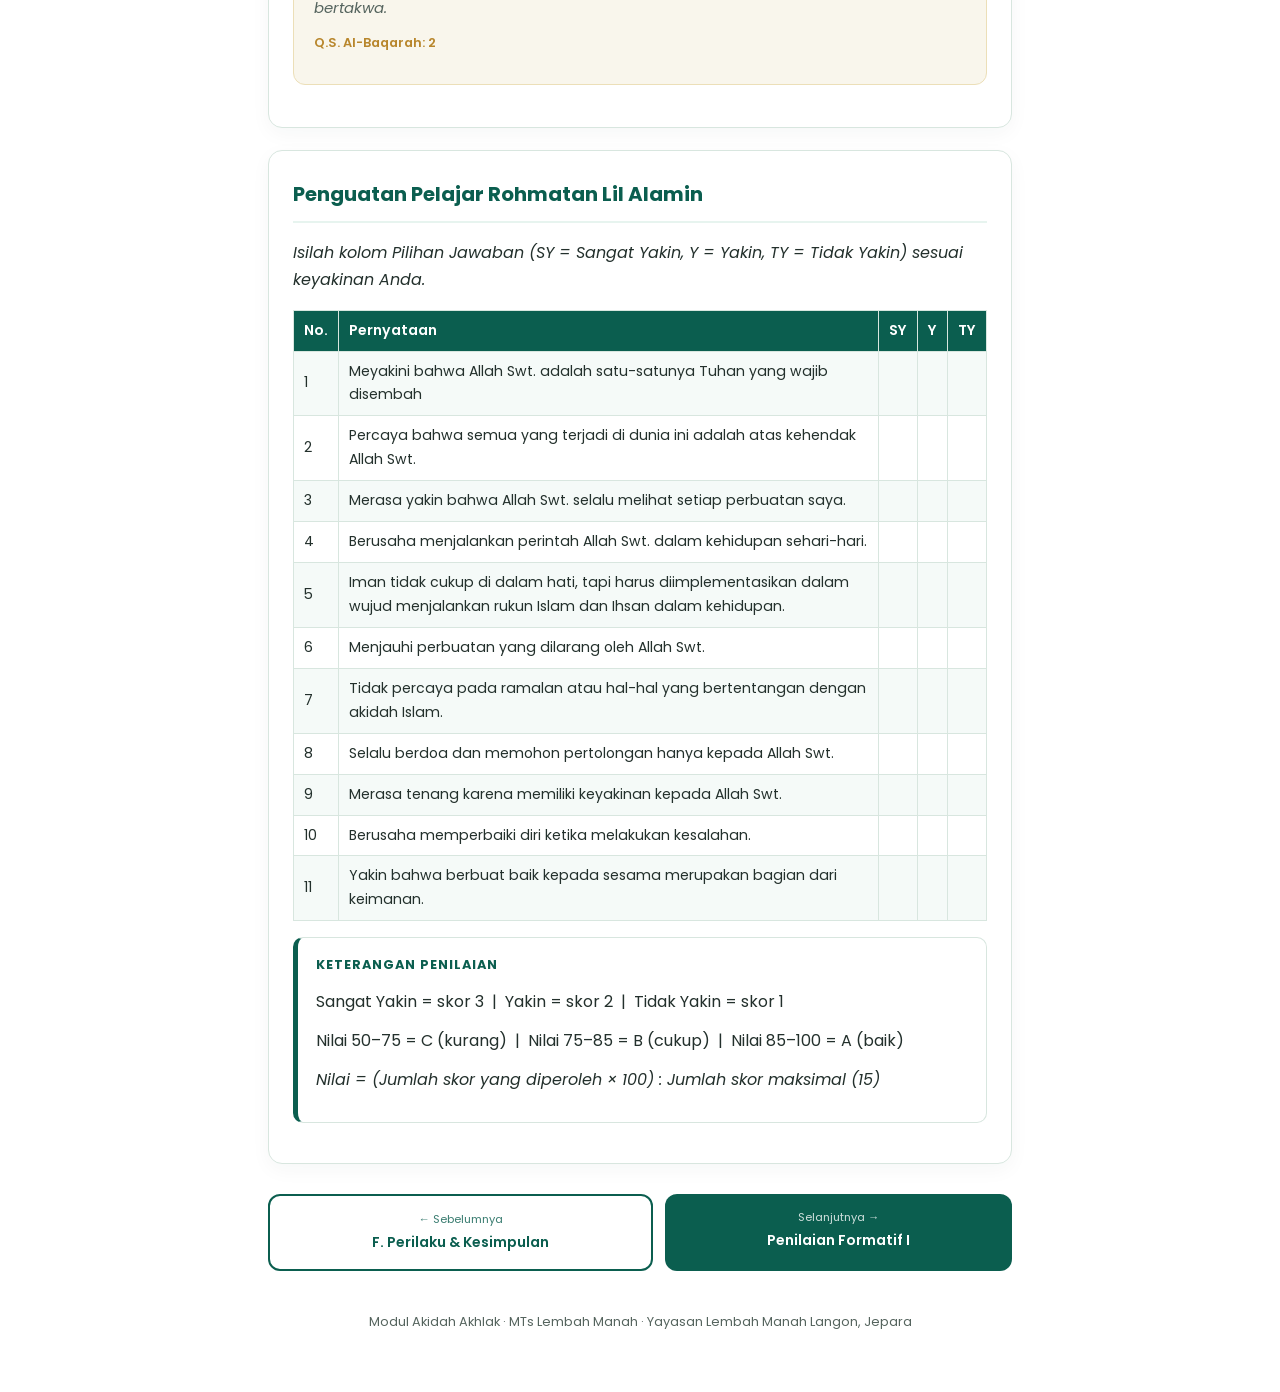
<file: bagian-7.html>
<!DOCTYPE html>
<html lang="id">
<head>
<meta charset="UTF-8">
<meta name="viewport" content="width=device-width, initial-scale=1.0">
<title>Diskusi, Hafalan & Refleksi — Modul Akidah Akhlak Kelas 7</title>
<link rel="preconnect" href="https://fonts.googleapis.com">
<link href="https://fonts.googleapis.com/css2?family=Poppins:wght@400;500;600;700&family=Amiri:wght@400;700&display=swap" rel="stylesheet">
<link rel="stylesheet" href="style.css">
</head>
<body>

<header class="site-header">
  <div class="eyebrow">Bab I — Akidah Islam</div>
  <h1>Diskusi, Hafalan &amp; Refleksi</h1>
  <p>Kelas 7 — Modul Akidah Akhlak</p>
</header>

<main class="wrap">

  <div class="progress-pill">
    <span>📖 <strong>Bagian 7</strong> dari 8</span>
    <div class="progress-bar-track"><div class="progress-bar-fill" style="width:90%"></div></div>
    <span>Bag. 6 → Bag. 7</span>
  </div>

  <div class="summary-card">
    <span class="tag">Ringkasan</span>
    <h2>Isi Bagian Ini</h2>
    <ul>
      <li>5 pertanyaan diskusi kelompok untuk mendalami materi bersama teman.</li>
      <li>2 ayat hafalan wajib (Q.S. An-Najm: 3-4 dan Q.S. Al-Baqarah: 2).</li>
      <li>Rubrik refleksi diri "Penguatan Pelajar Rohmatan Lil Alamin" berisi 11 pernyataan keyakinan untuk dinilai sendiri.</li>
    </ul>
  </div>

  <section class="card">
    <h2>Diskusi Kelompok</h2>
    <p><em>Diskusikan bersama teman terdekat pertanyaan berikut!</em></p>
    <div class="diskusi-item">1. Jelaskan pengertian iman menurut istilah!</div>
    <div class="diskusi-item">2. Apa yang dimaksud dengan Islam? Jelaskan secara singkat!</div>
    <div class="diskusi-item">3. Jelaskan pengertian ihsan dan berikan satu contoh perilakunya dalam kehidupan sehari-hari!</div>
    <div class="diskusi-item">4. Jelaskan hubungan antara iman, Islam, dan ihsan dengan menggunakan perumpamaan pohon!</div>
    <div class="diskusi-item">5. Sebutkan 3 contoh perilaku yang mencerminkan akidah Islam dalam kehidupan sehari-hari!</div>
  </section>

  <section class="card">
    <h2>Asesmen Hafalan</h2>
    <p><em>Hafalkan! Bubuhkan tanggal hafalan pada kolom yang tersedia.</em></p>
    <div class="ayat-box">
      <p class="arab">وَمَا يَنطِقُ عَنِ الْهَوَىٰ ﴿٣﴾ إِنْ هُوَ إِلَّا وَحْيٌ يُوحَىٰ ﴿٤﴾</p>
      <p class="terjemah">Dan tidak pula berucap (tentang Al-Qur'an dan penjelasannya) berdasarkan hawa nafsu(-nya). (3) Ia (Al-Qur'an itu) tidak lain, kecuali wahyu yang disampaikan (kepadanya). (4)</p>
      <p class="sumber">Q.S. An-Najm: 3-4</p>
    </div>
    <div class="ayat-box">
      <p class="arab">ذَلِكَ الْكِتَابُ لَا رَيْبَ فِيهِ هُدًى لِّلْمُتَّقِينَ</p>
      <p class="terjemah">Kitab (Al-Qur'an) ini tidak ada keraguan padanya; petunjuk bagi mereka yang bertakwa.</p>
      <p class="sumber">Q.S. Al-Baqarah: 2</p>
    </div>
  </section>

  <section class="card">
    <h2>Penguatan Pelajar Rohmatan Lil Alamin</h2>
    <p><em>Isilah kolom Pilihan Jawaban (SY = Sangat Yakin, Y = Yakin, TY = Tidak Yakin) sesuai keyakinan Anda.</em></p>
    <table class="rubrik">
      <tr><th>No.</th><th>Pernyataan</th><th>SY</th><th>Y</th><th>TY</th></tr>
      <tr><td>1</td><td>Meyakini bahwa Allah Swt. adalah satu-satunya Tuhan yang wajib disembah</td><td></td><td></td><td></td></tr>
      <tr><td>2</td><td>Percaya bahwa semua yang terjadi di dunia ini adalah atas kehendak Allah Swt.</td><td></td><td></td><td></td></tr>
      <tr><td>3</td><td>Merasa yakin bahwa Allah Swt. selalu melihat setiap perbuatan saya.</td><td></td><td></td><td></td></tr>
      <tr><td>4</td><td>Berusaha menjalankan perintah Allah Swt. dalam kehidupan sehari-hari.</td><td></td><td></td><td></td></tr>
      <tr><td>5</td><td>Iman tidak cukup di dalam hati, tapi harus diimplementasikan dalam wujud menjalankan rukun Islam dan Ihsan dalam kehidupan.</td><td></td><td></td><td></td></tr>
      <tr><td>6</td><td>Menjauhi perbuatan yang dilarang oleh Allah Swt.</td><td></td><td></td><td></td></tr>
      <tr><td>7</td><td>Tidak percaya pada ramalan atau hal-hal yang bertentangan dengan akidah Islam.</td><td></td><td></td><td></td></tr>
      <tr><td>8</td><td>Selalu berdoa dan memohon pertolongan hanya kepada Allah Swt.</td><td></td><td></td><td></td></tr>
      <tr><td>9</td><td>Merasa tenang karena memiliki keyakinan kepada Allah Swt.</td><td></td><td></td><td></td></tr>
      <tr><td>10</td><td>Berusaha memperbaiki diri ketika melakukan kesalahan.</td><td></td><td></td><td></td></tr>
      <tr><td>11</td><td>Yakin bahwa berbuat baik kepada sesama merupakan bagian dari keimanan.</td><td></td><td></td><td></td></tr>
    </table>
    <div class="definisi-box">
      <div class="label">Keterangan Penilaian</div>
      <p>Sangat Yakin = skor 3 &nbsp;|&nbsp; Yakin = skor 2 &nbsp;|&nbsp; Tidak Yakin = skor 1</p>
      <p>Nilai 50–75 = C (kurang) &nbsp;|&nbsp; Nilai 75–85 = B (cukup) &nbsp;|&nbsp; Nilai 85–100 = A (baik)</p>
      <p><em>Nilai = (Jumlah skor yang diperoleh × 100) : Jumlah skor maksimal (15)</em></p>
    </div>
  </section>

  <div class="nav-buttons">
    <a class="nav-btn secondary" href="bagian-6.html"><span class="small">← Sebelumnya</span>F. Perilaku &amp; Kesimpulan</a>
    <a class="nav-btn" href="bagian-8.html"><span class="small">Selanjutnya →</span>Penilaian Formatif I</a>
  </div>

  <p class="footer-note">Modul Akidah Akhlak · MTs Lembah Manah · Yayasan Lembah Manah Langon, Jepara</p>
</main>
</body>
</html>
</file>
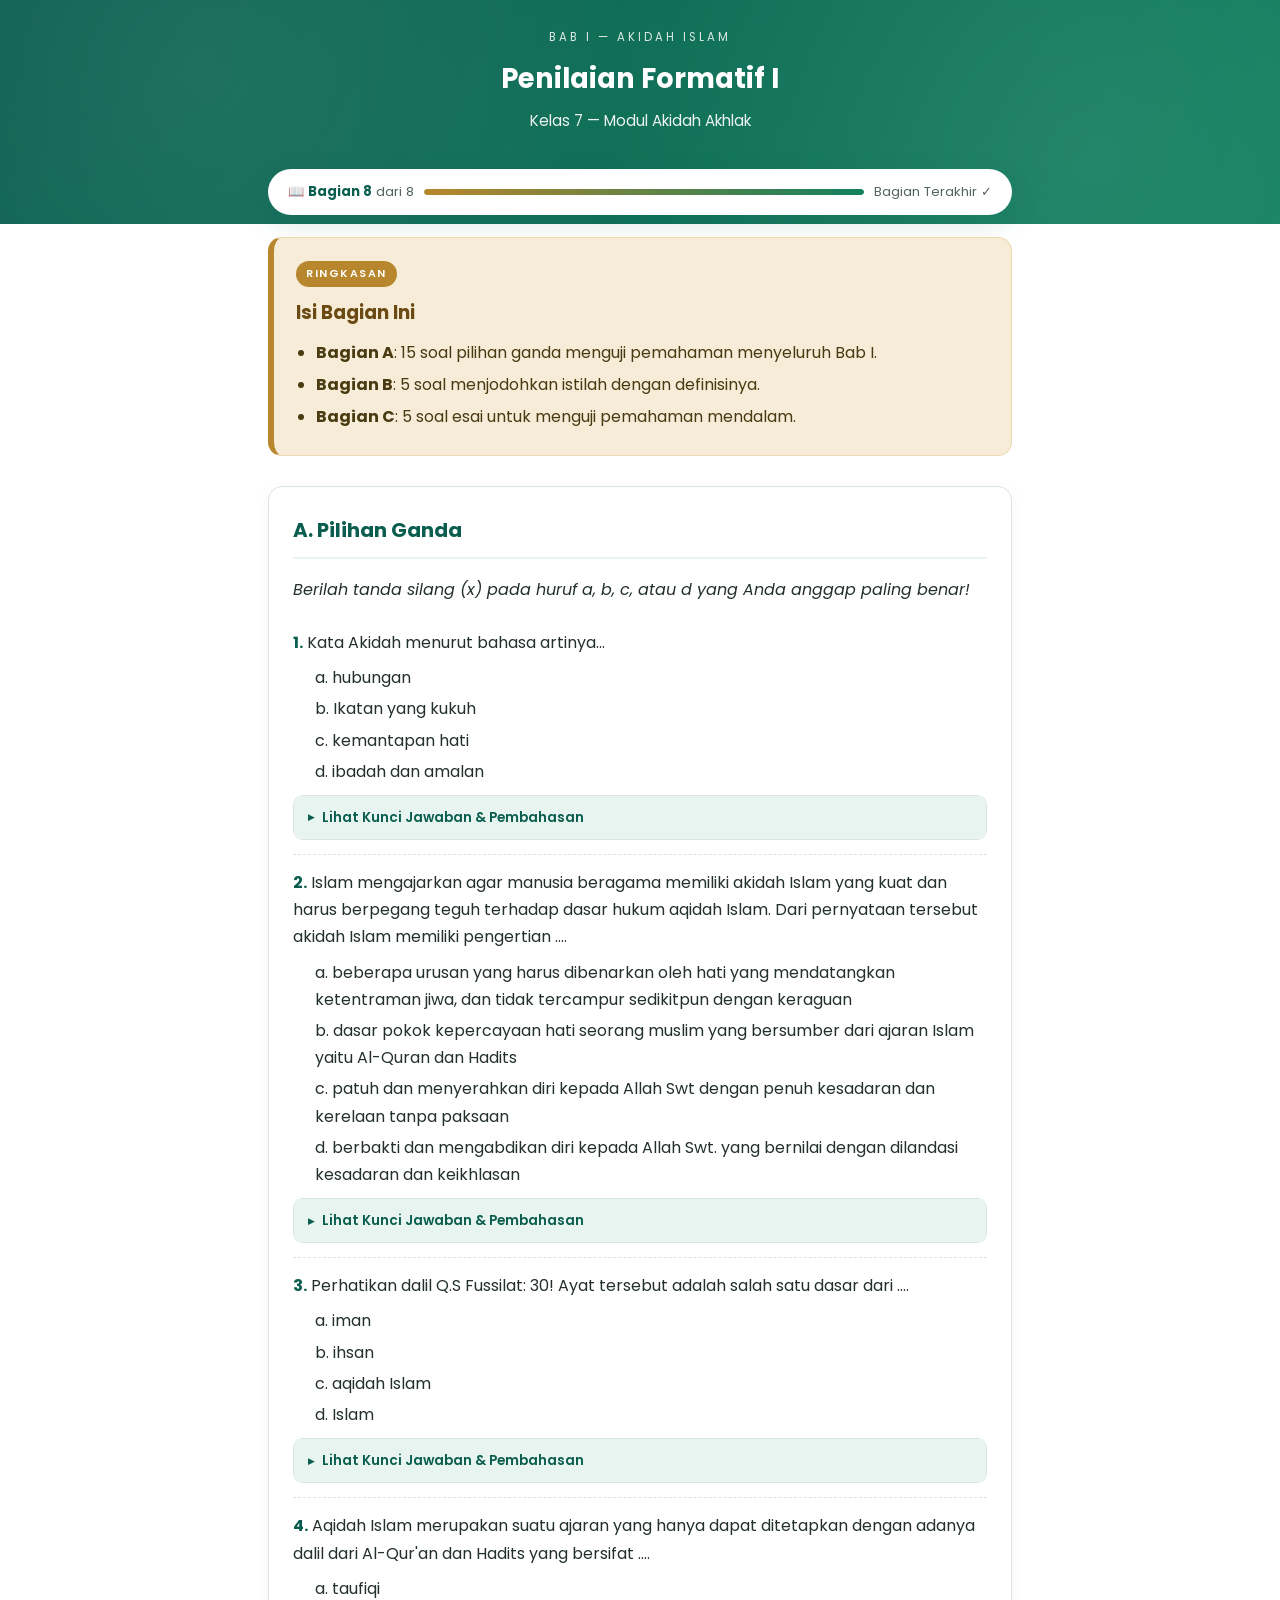
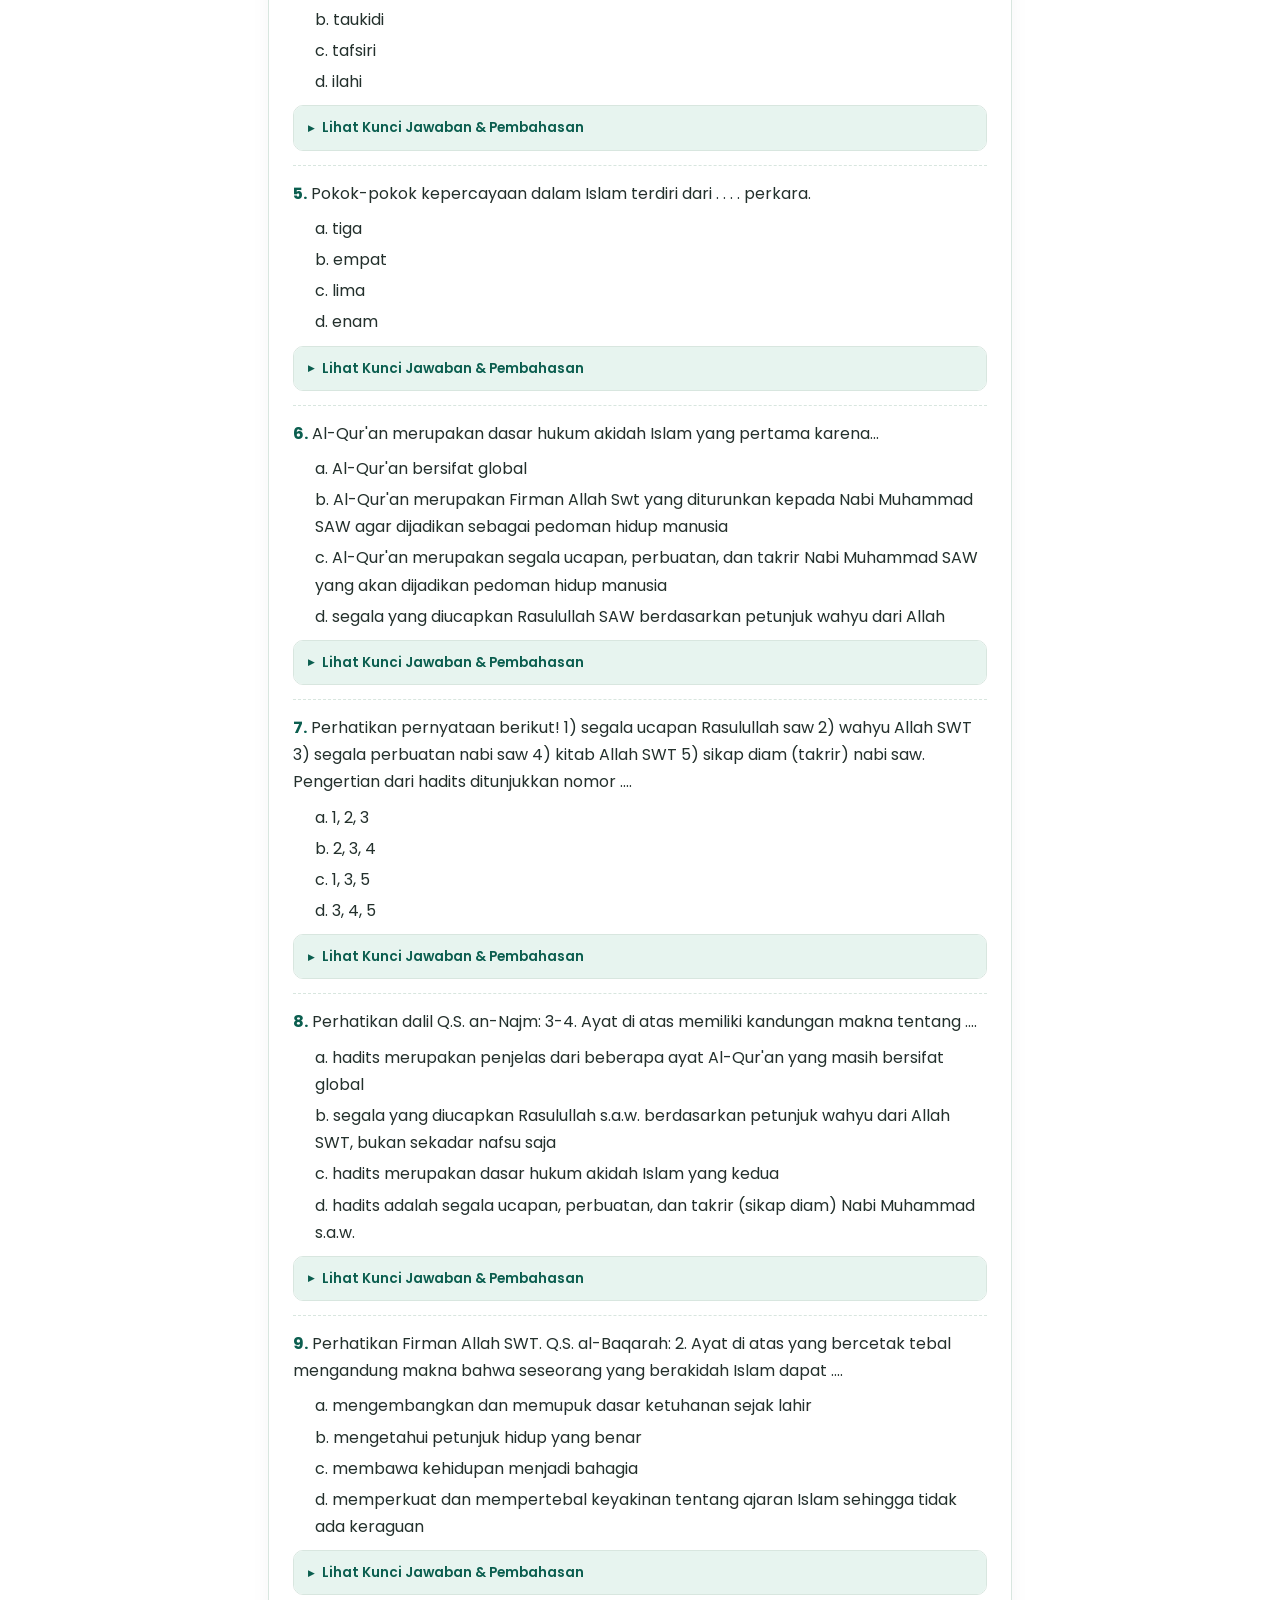
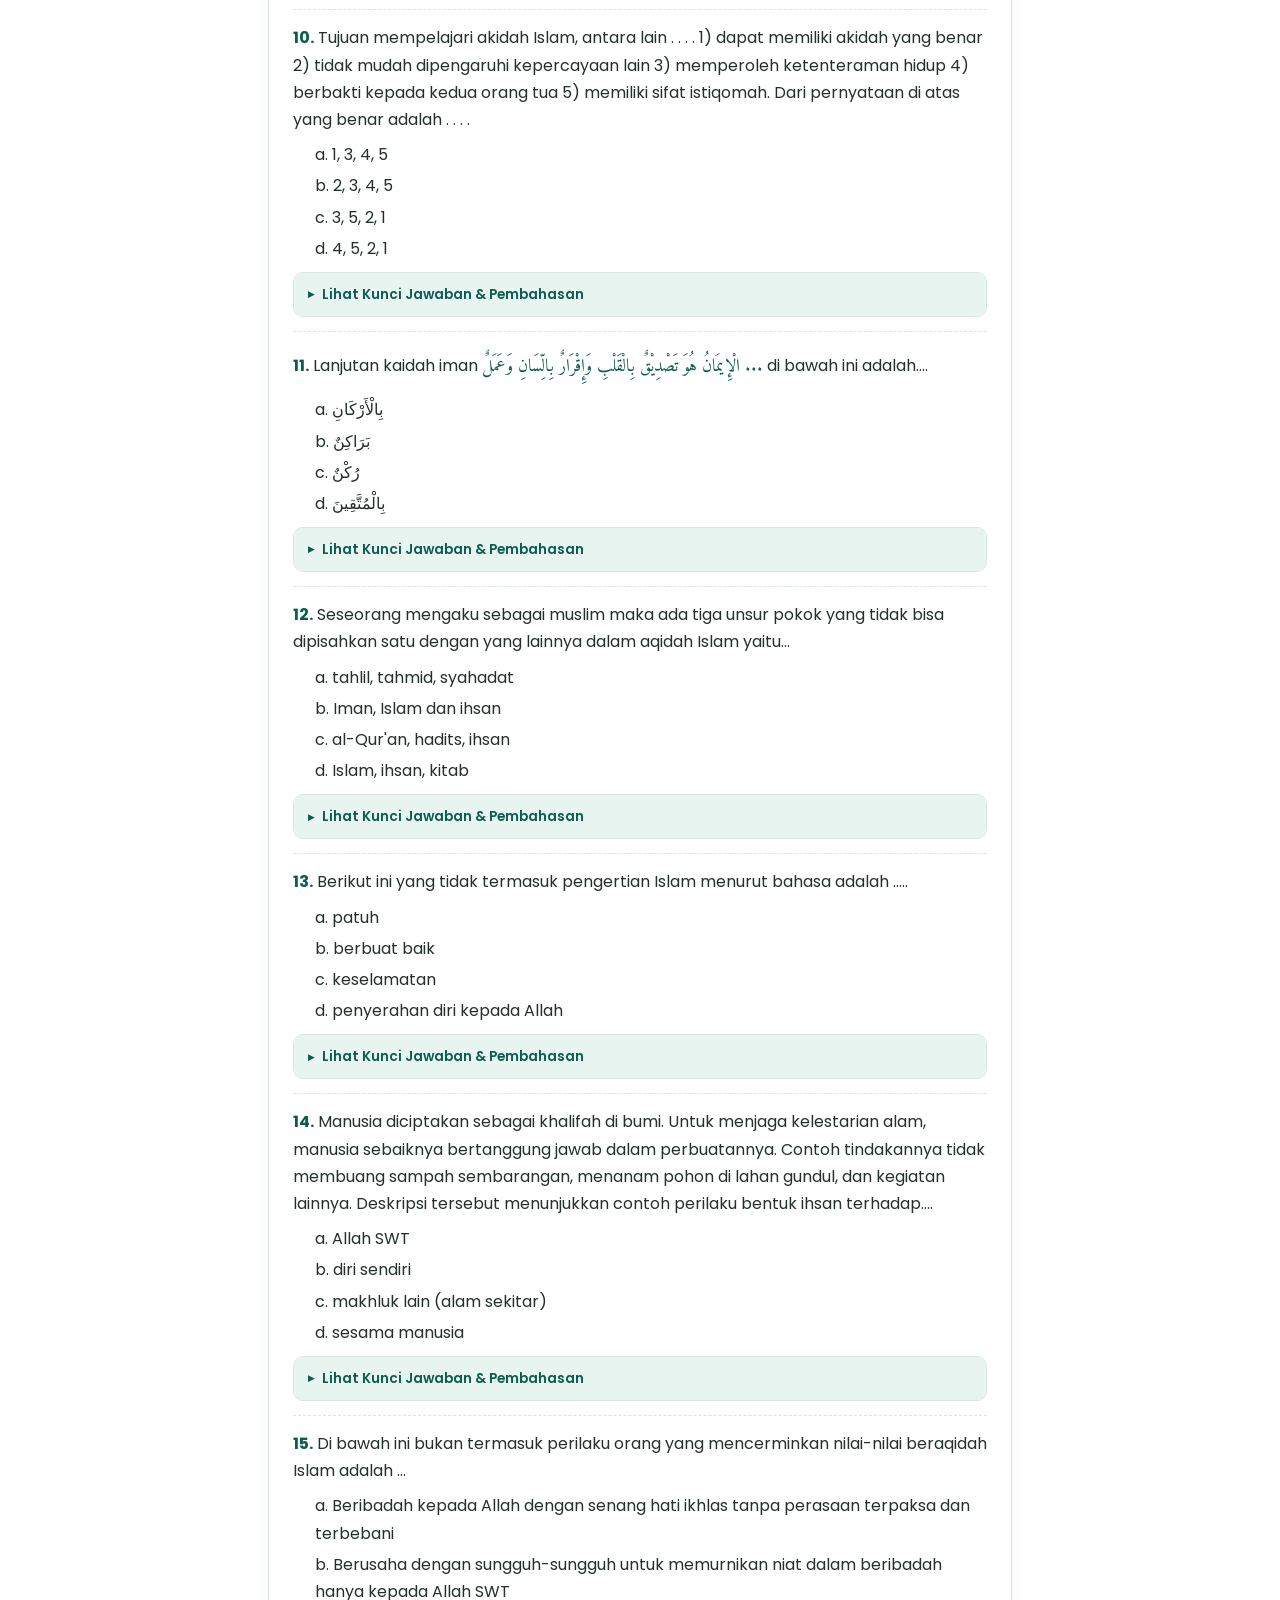
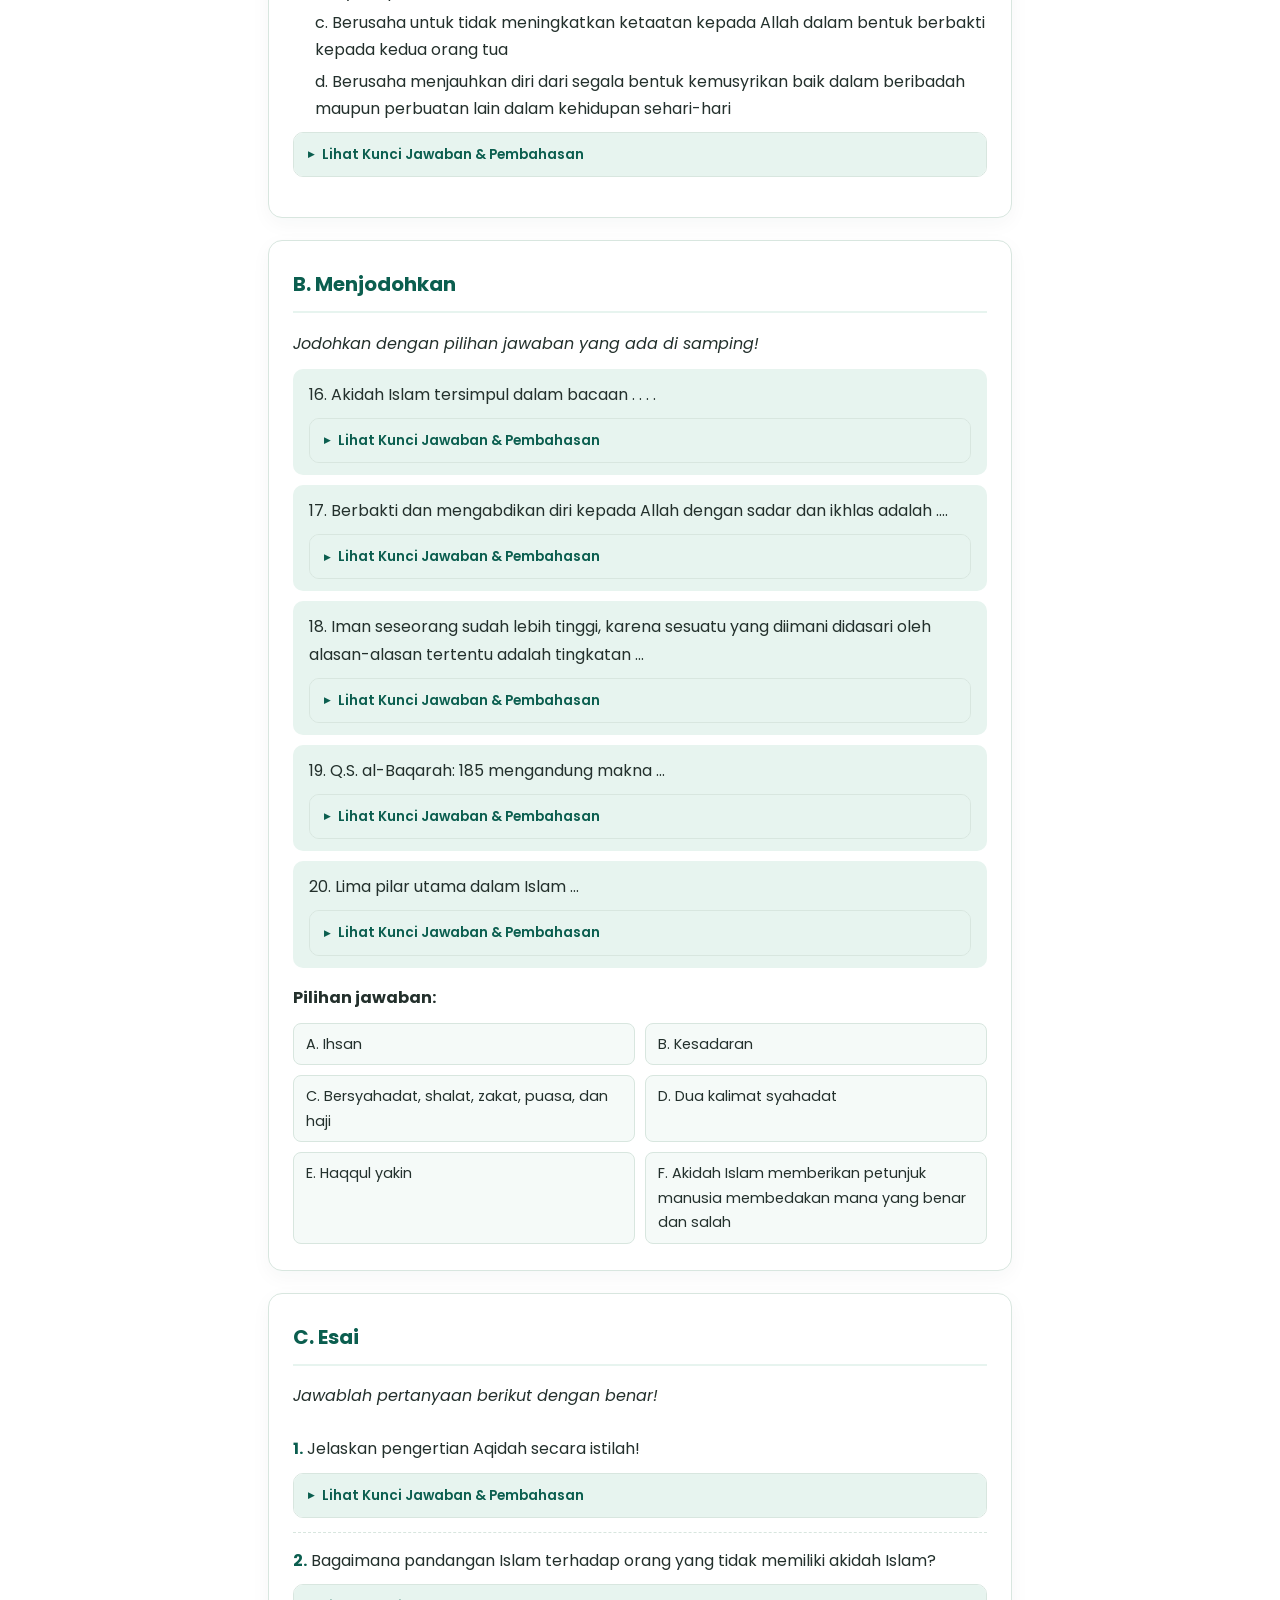
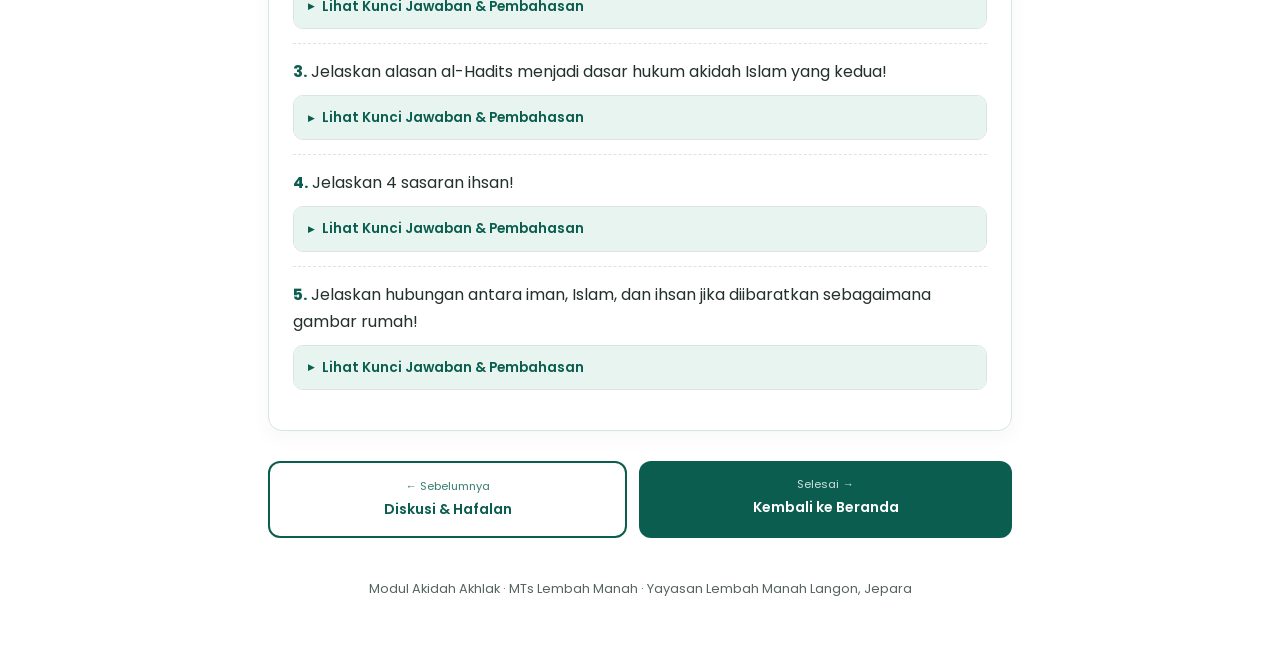
<file: bagian-8.html>
<!DOCTYPE html>
<html lang="id">
<head>
<meta charset="UTF-8">
<meta name="viewport" content="width=device-width, initial-scale=1.0">
<title>Penilaian Formatif I — Modul Akidah Akhlak Kelas 7</title>
<link rel="preconnect" href="https://fonts.googleapis.com">
<link href="https://fonts.googleapis.com/css2?family=Poppins:wght@400;500;600;700&family=Amiri:wght@400;700&display=swap" rel="stylesheet">
<link rel="stylesheet" href="style.css">
</head>
<body>

<header class="site-header">
  <div class="eyebrow">Bab I — Akidah Islam</div>
  <h1>Penilaian Formatif I</h1>
  <p>Kelas 7 — Modul Akidah Akhlak</p>
</header>

<main class="wrap">

  <div class="progress-pill">
    <span>📖 <strong>Bagian 8</strong> dari 8</span>
    <div class="progress-bar-track"><div class="progress-bar-fill" style="width:100%"></div></div>
    <span>Bagian Terakhir ✓</span>
  </div>

  <div class="summary-card">
    <span class="tag">Ringkasan</span>
    <h2>Isi Bagian Ini</h2>
    <ul>
      <li><strong>Bagian A</strong>: 15 soal pilihan ganda menguji pemahaman menyeluruh Bab I.</li>
      <li><strong>Bagian B</strong>: 5 soal menjodohkan istilah dengan definisinya.</li>
      <li><strong>Bagian C</strong>: 5 soal esai untuk menguji pemahaman mendalam.</li>
    </ul>
  </div>

  <section class="card">
    <h2>A. Pilihan Ganda</h2>
    <p><em>Berilah tanda silang (x) pada huruf a, b, c, atau d yang Anda anggap paling benar!</em></p>

    <div class="soal"><span class="no">1.</span> Kata Akidah menurut bahasa artinya...
      <ul class="pilihan"><li>a. hubungan</li><li>b. Ikatan yang kukuh</li><li>c. kemantapan hati</li><li>d. ibadah dan amalan</li></ul>
      <details class="jawaban">
        <summary>Lihat Kunci Jawaban &amp; Pembahasan</summary>
        <div class="jawaban-isi">
          <span class="benar">Jawaban: b. Ikatan yang kukuh</span>
          <div class="pembahasan-label">Pembahasan</div>
          <p>Akidah secara bahasa berasal dari kata 'aqada – ya'qidu – 'aqidatun yang artinya simpul, ikatan, atau perjanjian yang kokoh.</p>
        </div>
      </details>
    </div>

    <div class="soal"><span class="no">2.</span> Islam mengajarkan agar manusia beragama memiliki akidah Islam yang kuat dan harus berpegang teguh terhadap dasar hukum aqidah Islam. Dari pernyataan tersebut akidah Islam memiliki pengertian ....
      <ul class="pilihan">
        <li>a. beberapa urusan yang harus dibenarkan oleh hati yang mendatangkan ketentraman jiwa, dan tidak tercampur sedikitpun dengan keraguan</li>
        <li>b. dasar pokok kepercayaan hati seorang muslim yang bersumber dari ajaran Islam yaitu Al-Quran dan Hadits</li>
        <li>c. patuh dan menyerahkan diri kepada Allah Swt dengan penuh kesadaran dan kerelaan tanpa paksaan</li>
        <li>d. berbakti dan mengabdikan diri kepada Allah Swt. yang bernilai dengan dilandasi kesadaran dan keikhlasan</li>
      </ul>
      <details class="jawaban">
        <summary>Lihat Kunci Jawaban &amp; Pembahasan</summary>
        <div class="jawaban-isi">
          <span class="benar">Jawaban: b</span>
          <div class="pembahasan-label">Pembahasan</div>
          <p>Akidah Islam secara istilah adalah dasar-dasar pokok kepercayaan yang harus diyakini kebenarannya oleh setiap muslim yang bersumber dari Al-Qur'an dan Hadits. Pilihan a adalah definisi akidah secara umum, c adalah pengertian Islam, dan d adalah pengertian ihsan.</p>
        </div>
      </details>
    </div>

    <div class="soal"><span class="no">3.</span> Perhatikan dalil Q.S Fussilat: 30! Ayat tersebut adalah salah satu dasar dari ....
      <ul class="pilihan"><li>a. iman</li><li>b. ihsan</li><li>c. aqidah Islam</li><li>d. Islam</li></ul>
      <details class="jawaban">
        <summary>Lihat Kunci Jawaban &amp; Pembahasan</summary>
        <div class="jawaban-isi">
          <span class="benar">Jawaban: c. aqidah Islam</span>
          <div class="pembahasan-label">Pembahasan</div>
          <p>Q.S. Fussilat: 30 menjelaskan bahwa orang yang berkata "Tuhan kami adalah Allah" lalu istiqamah dalam pendiriannya akan mendapat kabar gembira dari malaikat — ayat ini menjadi dalil tentang akidah Islam yang lurus dan teguh.</p>
        </div>
      </details>
    </div>

    <div class="soal"><span class="no">4.</span> Aqidah Islam merupakan suatu ajaran yang hanya dapat ditetapkan dengan adanya dalil dari Al-Qur'an dan Hadits yang bersifat ....
      <ul class="pilihan"><li>a. taufiqi</li><li>b. taukidi</li><li>c. tafsiri</li><li>d. ilahi</li></ul>
      <details class="jawaban">
        <summary>Lihat Kunci Jawaban &amp; Pembahasan</summary>
        <div class="jawaban-isi">
          <span class="benar">Jawaban: a. taufiqi</span>
          <div class="pembahasan-label">Pembahasan</div>
          <p>Akidah Islam bersifat tauqifi/taufiqi, artinya hanya dapat ditetapkan dengan dalil dari Allah dan Rasul-Nya, sehingga sumbernya terbatas pada Al-Qur'an dan Sunnah saja.</p>
        </div>
      </details>
    </div>

    <div class="soal"><span class="no">5.</span> Pokok-pokok kepercayaan dalam Islam terdiri dari . . . . perkara.
      <ul class="pilihan"><li>a. tiga</li><li>b. empat</li><li>c. lima</li><li>d. enam</li></ul>
      <details class="jawaban">
        <summary>Lihat Kunci Jawaban &amp; Pembahasan</summary>
        <div class="jawaban-isi">
          <span class="benar">Jawaban: d. enam</span>
          <div class="pembahasan-label">Pembahasan</div>
          <p>Pokok-pokok kepercayaan dalam Islam (rukun iman) ada enam: iman kepada Allah, malaikat, kitab-kitab-Nya, rasul-rasul-Nya, hari akhir, serta qadha dan qadar.</p>
        </div>
      </details>
    </div>

    <div class="soal"><span class="no">6.</span> Al-Qur'an merupakan dasar hukum akidah Islam yang pertama karena...
      <ul class="pilihan">
        <li>a. Al-Qur'an bersifat global</li>
        <li>b. Al-Qur'an merupakan Firman Allah Swt yang diturunkan kepada Nabi Muhammad SAW agar dijadikan sebagai pedoman hidup manusia</li>
        <li>c. Al-Qur'an merupakan segala ucapan, perbuatan, dan takrir Nabi Muhammad SAW yang akan dijadikan pedoman hidup manusia</li>
        <li>d. segala yang diucapkan Rasulullah SAW berdasarkan petunjuk wahyu dari Allah</li>
      </ul>
      <details class="jawaban">
        <summary>Lihat Kunci Jawaban &amp; Pembahasan</summary>
        <div class="jawaban-isi">
          <span class="benar">Jawaban: b</span>
          <div class="pembahasan-label">Pembahasan</div>
          <p>Al-Qur'an menjadi dasar hukum akidah Islam yang pertama dan utama karena ia adalah firman Allah Swt. yang diturunkan kepada Nabi Muhammad Saw. sebagai pedoman hidup manusia dan sumber dari segala sumber hukum.</p>
        </div>
      </details>
    </div>

    <div class="soal"><span class="no">7.</span> Perhatikan pernyataan berikut! 1) segala ucapan Rasulullah saw 2) wahyu Allah SWT 3) segala perbuatan nabi saw 4) kitab Allah SWT 5) sikap diam (takrir) nabi saw. Pengertian dari hadits ditunjukkan nomor ....
      <ul class="pilihan"><li>a. 1, 2, 3</li><li>b. 2, 3, 4</li><li>c. 1, 3, 5</li><li>d. 3, 4, 5</li></ul>
      <details class="jawaban">
        <summary>Lihat Kunci Jawaban &amp; Pembahasan</summary>
        <div class="jawaban-isi">
          <span class="benar">Jawaban: c. 1, 3, 5</span>
          <div class="pembahasan-label">Pembahasan</div>
          <p>Hadits ialah segala sesuatu yang disandarkan kepada Nabi Muhammad saw., yaitu berupa ucapan (1), perbuatan (3), dan takrir/sikap diam (5). Wahyu Allah SWT dan kitab Allah SWT termasuk pengertian Al-Qur'an, bukan hadits.</p>
        </div>
      </details>
    </div>

    <div class="soal"><span class="no">8.</span> Perhatikan dalil Q.S. an-Najm: 3-4. Ayat di atas memiliki kandungan makna tentang ....
      <ul class="pilihan">
        <li>a. hadits merupakan penjelas dari beberapa ayat Al-Qur'an yang masih bersifat global</li>
        <li>b. segala yang diucapkan Rasulullah s.a.w. berdasarkan petunjuk wahyu dari Allah SWT, bukan sekadar nafsu saja</li>
        <li>c. hadits merupakan dasar hukum akidah Islam yang kedua</li>
        <li>d. hadits adalah segala ucapan, perbuatan, dan takrir (sikap diam) Nabi Muhammad s.a.w.</li>
      </ul>
      <details class="jawaban">
        <summary>Lihat Kunci Jawaban &amp; Pembahasan</summary>
        <div class="jawaban-isi">
          <span class="benar">Jawaban: b</span>
          <div class="pembahasan-label">Pembahasan</div>
          <p>Q.S. an-Najm: 3-4 menegaskan bahwa Nabi Muhammad saw. tidak berucap berdasarkan hawa nafsu, melainkan segala yang beliau sampaikan adalah wahyu yang disampaikan kepadanya. Ayat ini menjadi dasar bahwa hadits bersumber dari petunjuk Allah, bukan sekadar nafsu.</p>
        </div>
      </details>
    </div>

    <div class="soal"><span class="no">9.</span> Perhatikan Firman Allah SWT. Q.S. al-Baqarah: 2. Ayat di atas yang bercetak tebal mengandung makna bahwa seseorang yang berakidah Islam dapat ....
      <ul class="pilihan">
        <li>a. mengembangkan dan memupuk dasar ketuhanan sejak lahir</li>
        <li>b. mengetahui petunjuk hidup yang benar</li>
        <li>c. membawa kehidupan menjadi bahagia</li>
        <li>d. memperkuat dan mempertebal keyakinan tentang ajaran Islam sehingga tidak ada keraguan</li>
      </ul>
      <details class="jawaban">
        <summary>Lihat Kunci Jawaban &amp; Pembahasan</summary>
        <div class="jawaban-isi">
          <span class="benar">Jawaban: d</span>
          <div class="pembahasan-label">Pembahasan</div>
          <p>Q.S. al-Baqarah: 2 menyatakan Al-Qur'an adalah kitab yang tidak ada keraguan padanya. Ayat ini menjadi dalil tujuan mempelajari akidah Islam yang pertama, yaitu memperkuat keyakinan dan mempertebal kepercayaan sehingga tidak ada keragu-raguan dalam hati.</p>
        </div>
      </details>
    </div>

    <div class="soal"><span class="no">10.</span> Tujuan mempelajari akidah Islam, antara lain . . . . 1) dapat memiliki akidah yang benar 2) tidak mudah dipengaruhi kepercayaan lain 3) memperoleh ketenteraman hidup 4) berbakti kepada kedua orang tua 5) memiliki sifat istiqomah. Dari pernyataan di atas yang benar adalah . . . .
      <ul class="pilihan"><li>a. 1, 3, 4, 5</li><li>b. 2, 3, 4, 5</li><li>c. 3, 5, 2, 1</li><li>d. 4, 5, 2, 1</li></ul>
      <details class="jawaban">
        <summary>Lihat Kunci Jawaban &amp; Pembahasan</summary>
        <div class="jawaban-isi">
          <span class="benar">Jawaban: c. 3, 5, 2, 1</span>
          <div class="pembahasan-label">Pembahasan</div>
          <p>Tujuan mempelajari akidah Islam yang sesuai modul meliputi: memiliki akidah yang benar (1), tidak mudah dipengaruhi kepercayaan lain / terhindar dari syirik (2), memperoleh ketenteraman hidup (3), dan memiliki keteguhan/istiqomah (5). Adapun "berbakti kepada kedua orang tua" (4) termasuk perilaku yang mencerminkan akidah, bukan tujuan mempelajarinya.</p>
        </div>
      </details>
    </div>

    <div class="soal"><span class="no">11.</span> Lanjutan kaidah iman <span class="arab" style="font-size:1.1rem;">الْإِيمَانُ هُوَ تَصْدِيْقٌ بِالْقَلْبِ وَإِقْرَارٌ بِالِّسَانِ وَعَمَلٌ ...</span> di bawah ini adalah....
      <ul class="pilihan"><li>a. بِالْأَرْكَانِ</li><li>b. بَرَاكِنٌ</li><li>c. رُكْنٌ</li><li>d. بِالْمُتَّقِينَ</li></ul>
      <details class="jawaban">
        <summary>Lihat Kunci Jawaban &amp; Pembahasan</summary>
        <div class="jawaban-isi">
          <span class="benar">Jawaban: a. بِالْأَرْكَانِ</span>
          <div class="pembahasan-label">Pembahasan</div>
          <p>Kaidah lengkapnya: "al-iimaanu huwa tashdiiqun bil qalbi wa iqraarun billisaani wa 'amalun bil arkaan" — iman adalah membenarkan dengan hati, mengucapkan dengan lisan, dan mempraktekkan dengan anggota badan (bil arkaan).</p>
        </div>
      </details>
    </div>

    <div class="soal"><span class="no">12.</span> Seseorang mengaku sebagai muslim maka ada tiga unsur pokok yang tidak bisa dipisahkan satu dengan yang lainnya dalam aqidah Islam yaitu...
      <ul class="pilihan"><li>a. tahlil, tahmid, syahadat</li><li>b. Iman, Islam dan ihsan</li><li>c. al-Qur'an, hadits, ihsan</li><li>d. Islam, ihsan, kitab</li></ul>
      <details class="jawaban">
        <summary>Lihat Kunci Jawaban &amp; Pembahasan</summary>
        <div class="jawaban-isi">
          <span class="benar">Jawaban: b. Iman, Islam dan ihsan</span>
          <div class="pembahasan-label">Pembahasan</div>
          <p>Jika seseorang mengaku sebagai muslim, harus ada tiga unsur pokok dalam dirinya: iman (keyakinan), Islam (ibadah), dan ihsan (perbuatan baik) yang saling melengkapi dan tidak terpisahkan.</p>
        </div>
      </details>
    </div>

    <div class="soal"><span class="no">13.</span> Berikut ini yang tidak termasuk pengertian Islam menurut bahasa adalah .....
      <ul class="pilihan"><li>a. patuh</li><li>b. berbuat baik</li><li>c. keselamatan</li><li>d. penyerahan diri kepada Allah</li></ul>
      <details class="jawaban">
        <summary>Lihat Kunci Jawaban &amp; Pembahasan</summary>
        <div class="jawaban-isi">
          <span class="benar">Jawaban: b. berbuat baik</span>
          <div class="pembahasan-label">Pembahasan</div>
          <p>Islam secara bahasa berasal dari aslama – yuslimu – islaaman yang berarti patuh, tunduk, menyerahkan diri kepada Allah, dan selamat. "Berbuat baik" adalah makna dari ihsan, bukan Islam.</p>
        </div>
      </details>
    </div>

    <div class="soal"><span class="no">14.</span> Manusia diciptakan sebagai khalifah di bumi. Untuk menjaga kelestarian alam, manusia sebaiknya bertanggung jawab dalam perbuatannya. Contoh tindakannya tidak membuang sampah sembarangan, menanam pohon di lahan gundul, dan kegiatan lainnya. Deskripsi tersebut menunjukkan contoh perilaku bentuk ihsan terhadap....
      <ul class="pilihan"><li>a. Allah SWT</li><li>b. diri sendiri</li><li>c. makhluk lain (alam sekitar)</li><li>d. sesama manusia</li></ul>
      <details class="jawaban">
        <summary>Lihat Kunci Jawaban &amp; Pembahasan</summary>
        <div class="jawaban-isi">
          <span class="benar">Jawaban: c. makhluk lain (alam sekitar)</span>
          <div class="pembahasan-label">Pembahasan</div>
          <p>Tidak membuang sampah sembarangan dan menanam pohon di lahan gundul adalah contoh ihsan terhadap makhluk lain (hewan dan tumbuhan), yaitu menjaga dan melestarikan lingkungan serta tidak merusak alam.</p>
        </div>
      </details>
    </div>

    <div class="soal"><span class="no">15.</span> Di bawah ini bukan termasuk perilaku orang yang mencerminkan nilai-nilai beraqidah Islam adalah ...
      <ul class="pilihan">
        <li>a. Beribadah kepada Allah dengan senang hati ikhlas tanpa perasaan terpaksa dan terbebani</li>
        <li>b. Berusaha dengan sungguh-sungguh untuk memurnikan niat dalam beribadah hanya kepada Allah SWT</li>
        <li>c. Berusaha untuk tidak meningkatkan ketaatan kepada Allah dalam bentuk berbakti kepada kedua orang tua</li>
        <li>d. Berusaha menjauhkan diri dari segala bentuk kemusyrikan baik dalam beribadah maupun perbuatan lain dalam kehidupan sehari-hari</li>
      </ul>
      <details class="jawaban">
        <summary>Lihat Kunci Jawaban &amp; Pembahasan</summary>
        <div class="jawaban-isi">
          <span class="benar">Jawaban: c</span>
          <div class="pembahasan-label">Pembahasan</div>
          <p>Pilihan c berisi pernyataan negatif ("tidak meningkatkan ketaatan") yang bertentangan dengan perilaku orang berakidah Islam. Perilaku yang mencerminkan akidah justru meningkatkan ketaatan kepada Allah, termasuk dengan berbakti kepada orang tua.</p>
        </div>
      </details>
    </div>
  </section>

  <section class="card">
    <h2>B. Menjodohkan</h2>
    <p><em>Jodohkan dengan pilihan jawaban yang ada di samping!</em></p>
    <div class="diskusi-item">16. Akidah Islam tersimpul dalam bacaan . . . .
      <details class="jawaban">
        <summary>Lihat Kunci Jawaban &amp; Pembahasan</summary>
        <div class="jawaban-isi">
          <span class="benar">Jawaban: D. Dua kalimat syahadat</span>
          <div class="pembahasan-label">Pembahasan</div>
          <p>Akidah Islam termuat dalam dua kalimat syahadat: kesaksian bahwa tiada Tuhan selain Allah dan Muhammad adalah utusan Allah.</p>
        </div>
      </details>
    </div>
    <div class="diskusi-item">17. Berbakti dan mengabdikan diri kepada Allah dengan sadar dan ikhlas adalah ....
      <details class="jawaban">
        <summary>Lihat Kunci Jawaban &amp; Pembahasan</summary>
        <div class="jawaban-isi">
          <span class="benar">Jawaban: A. Ihsan</span>
          <div class="pembahasan-label">Pembahasan</div>
          <p>Ihsan menurut istilah adalah berbakti dan mengabdikan diri kepada Allah Swt. dengan dilandasi kesadaran dan keikhlasan.</p>
        </div>
      </details>
    </div>
    <div class="diskusi-item">18. Iman seseorang sudah lebih tinggi, karena sesuatu yang diimani didasari oleh alasan-alasan tertentu adalah tingkatan ...
      <details class="jawaban">
        <summary>Lihat Kunci Jawaban &amp; Pembahasan</summary>
        <div class="jawaban-isi">
          <span class="benar">Jawaban: B. Kesadaran</span>
          <div class="pembahasan-label">Pembahasan</div>
          <p>Tingkat kesadaran adalah kondisi iman yang lebih tinggi dari tingkat mengenal, karena sesuatu yang diimani sudah didasari dan dipahami oleh alasan-alasan tertentu.</p>
        </div>
      </details>
    </div>
    <div class="diskusi-item">19. Q.S. al-Baqarah: 185 mengandung makna ...
      <details class="jawaban">
        <summary>Lihat Kunci Jawaban &amp; Pembahasan</summary>
        <div class="jawaban-isi">
          <span class="benar">Jawaban: F. Akidah Islam memberikan petunjuk manusia membedakan mana yang benar dan salah</span>
          <div class="pembahasan-label">Pembahasan</div>
          <p>Q.S. al-Baqarah: 185 menyebutkan Al-Qur'an sebagai petunjuk bagi manusia dan pembeda (furqan) antara yang hak dan yang batil.</p>
        </div>
      </details>
    </div>
    <div class="diskusi-item">20. Lima pilar utama dalam Islam ...
      <details class="jawaban">
        <summary>Lihat Kunci Jawaban &amp; Pembahasan</summary>
        <div class="jawaban-isi">
          <span class="benar">Jawaban: C. Bersyahadat, shalat, zakat, puasa, dan haji</span>
          <div class="pembahasan-label">Pembahasan</div>
          <p>Lima pilar (rukun) Islam adalah syahadat, shalat, zakat, puasa Ramadhan, dan haji bagi yang mampu.</p>
        </div>
      </details>
    </div>

    <p style="margin-top:16px;"><strong>Pilihan jawaban:</strong></p>
    <div class="jodoh-wrap">
      <div class="jodoh-opsi">A. Ihsan</div>
      <div class="jodoh-opsi">B. Kesadaran</div>
      <div class="jodoh-opsi">C. Bersyahadat, shalat, zakat, puasa, dan haji</div>
      <div class="jodoh-opsi">D. Dua kalimat syahadat</div>
      <div class="jodoh-opsi">E. Haqqul yakin</div>
      <div class="jodoh-opsi">F. Akidah Islam memberikan petunjuk manusia membedakan mana yang benar dan salah</div>
    </div>
  </section>

  <section class="card">
    <h2>C. Esai</h2>
    <p><em>Jawablah pertanyaan berikut dengan benar!</em></p>
    <div class="soal"><span class="no">1.</span> Jelaskan pengertian Aqidah secara istilah!
      <details class="jawaban">
        <summary>Lihat Kunci Jawaban &amp; Pembahasan</summary>
        <div class="jawaban-isi">
          <div class="pembahasan-label">Kunci Jawaban</div>
          <p>Akidah secara istilah adalah beberapa perkara yang wajib diyakini kebenarannya oleh hati, mendatangkan ketenteraman jiwa, dan menjadi keyakinan yang tidak bercampur sedikit pun dengan keragu-raguan. Adapun Akidah Islam secara istilah adalah dasar-dasar pokok kepercayaan yang harus diyakini kebenarannya oleh setiap muslim yang bersumber dari Al-Qur'an dan Hadits.</p>
        </div>
      </details>
    </div>
    <div class="soal"><span class="no">2.</span> Bagaimana pandangan Islam terhadap orang yang tidak memiliki akidah Islam?
      <details class="jawaban">
        <summary>Lihat Kunci Jawaban &amp; Pembahasan</summary>
        <div class="jawaban-isi">
          <div class="pembahasan-label">Kunci Jawaban</div>
          <p>Orang yang tidak memiliki akidah Islam yang benar akan mudah terombang-ambing oleh pengaruh dunia, hidupnya tidak memiliki pedoman yang jelas, dan rawan tersesat karena tidak berpegang pada wahyu Allah. Sebagaimana Q.S. Al-An'am: 153, Allah memerintahkan mengikuti jalan-Nya yang lurus (akidah Islam) agar tidak tercerai-berai mengikuti jalan lain yang menyesatkan.</p>
        </div>
      </details>
    </div>
    <div class="soal"><span class="no">3.</span> Jelaskan alasan al-Hadits menjadi dasar hukum akidah Islam yang kedua!
      <details class="jawaban">
        <summary>Lihat Kunci Jawaban &amp; Pembahasan</summary>
        <div class="jawaban-isi">
          <div class="pembahasan-label">Kunci Jawaban</div>
          <p>Ada tiga alasan: (1) segala yang disandarkan kepada Nabi saw. berdasarkan petunjuk wahyu dari Allah, bukan sekadar nafsu (Q.S. an-Najm: 3-4); (2) Allah memerintahkan manusia mengikuti kebenaran yang disampaikan Rasulullah saw. (Q.S. Al-Hasyr: 7); dan (3) banyak hadits yang menjelaskan maksud ayat Al-Qur'an yang masih bersifat global, termasuk masalah akidah.</p>
        </div>
      </details>
    </div>
    <div class="soal"><span class="no">4.</span> Jelaskan 4 sasaran ihsan!
      <details class="jawaban">
        <summary>Lihat Kunci Jawaban &amp; Pembahasan</summary>
        <div class="jawaban-isi">
          <div class="pembahasan-label">Kunci Jawaban</div>
          <p><strong>1) Ihsan kepada Allah</strong> — beribadah dengan ikhlas dan taat, bersyukur atas nikmat-Nya. <strong>2) Ihsan kepada diri sendiri</strong> — menjaga kesehatan tubuh dan pikiran, menuntut ilmu, mengelola waktu dengan baik. <strong>3) Ihsan kepada sesama manusia</strong> — bersikap baik, jujur, tolong-menolong, dan memaafkan. <strong>4) Ihsan kepada makhluk lain</strong> — menyayangi hewan dan menjaga kelestarian tumbuhan serta lingkungan.</p>
        </div>
      </details>
    </div>
    <div class="soal"><span class="no">5.</span> Jelaskan hubungan antara iman, Islam, dan ihsan jika diibaratkan sebagaimana gambar rumah!
      <details class="jawaban">
        <summary>Lihat Kunci Jawaban &amp; Pembahasan</summary>
        <div class="jawaban-isi">
          <div class="pembahasan-label">Kunci Jawaban</div>
          <p>Modul ini mengibaratkan hubungan iman, Islam, dan ihsan sebagai sebuah pohon (bukan rumah): Iman sebagai akar yang menjadi dasar keyakinan dalam hati; Islam sebagai batang yang kokoh, wujud ketaatan melalui ibadah dan amal saleh; dan Ihsan sebagai buah &amp; daun, yaitu puncak ibadah — beribadah seolah-olah melihat Allah — yang menghasilkan kebaikan dan manfaat bagi sesama. Ketiganya menyatu dan saling melengkapi dalam diri seorang muslim, sama seperti bagian-bagian rumah/bangunan yang saling menopang agar berdiri kokoh.</p>
        </div>
      </details>
    </div>
  </section>

  <div class="nav-buttons">
    <a class="nav-btn secondary" href="bagian-7.html"><span class="small">← Sebelumnya</span>Diskusi &amp; Hafalan</a>
    <a class="nav-btn" href="index.html"><span class="small">Selesai →</span>Kembali ke Beranda</a>
  </div>

  <p class="footer-note">Modul Akidah Akhlak · MTs Lembah Manah · Yayasan Lembah Manah Langon, Jepara</p>
</main>
</body>
</html>
</file>
<file: Bab-1/style.css>
:root {
  --hijau-tua: #0b5e4f;
  --hijau: #12805f;
  --hijau-muda: #e7f4ef;
  --emas: #b8862c;
  --emas-terang: #f6ecd8;
  --teks: #23302c;
  --teks-lembut: #55645e;
  --garis: #d8e6df;
  --putih: #ffffff;
  --radius: 14px;
}

* { box-sizing: border-box; }

body {
  margin: 0;
  font-family: 'Poppins', 'Segoe UI', Tahoma, sans-serif;
  color: var(--teks);
  background: linear-gradient(180deg, #f7fbf9 0%, #ffffff 220px);
  line-height: 1.7;
}

.arab {
  font-family: 'Amiri', 'Scheherazade New', serif;
  direction: rtl;
  text-align: right;
  font-size: 1.5rem;
  line-height: 2.4;
  color: var(--hijau-tua);
}

/* ===== HEADER ===== */
.site-header {
  background: linear-gradient(120deg, var(--hijau-tua), var(--hijau));
  color: var(--putih);
  padding: 28px 20px 90px;
  text-align: center;
  position: relative;
  overflow: hidden;
}
.site-header::after {
  content: "";
  position: absolute;
  inset: 0;
  background-image: radial-gradient(circle at 15% 30%, rgba(255,255,255,0.08) 0, transparent 45%),
                     radial-gradient(circle at 85% 70%, rgba(255,255,255,0.08) 0, transparent 45%);
}
.site-header .eyebrow {
  letter-spacing: 3px;
  text-transform: uppercase;
  font-size: 0.72rem;
  opacity: 0.85;
  margin-bottom: 8px;
}
.site-header h1 {
  font-size: 1.7rem;
  margin: 0 0 6px;
  position: relative;
}
.site-header p {
  margin: 0;
  opacity: 0.92;
  font-size: 0.95rem;
  position: relative;
}

/* ===== CONTAINER ===== */
.wrap {
  max-width: 780px;
  margin: -55px auto 60px;
  padding: 0 18px;
  position: relative;
}

/* ===== BREADCRUMB PILL ===== */
.progress-pill {
  background: var(--putih);
  border-radius: 999px;
  box-shadow: 0 10px 30px rgba(11,94,79,0.12);
  padding: 12px 20px;
  display: flex;
  align-items: center;
  justify-content: space-between;
  gap: 10px;
  font-size: 0.82rem;
  color: var(--teks-lembut);
  margin-bottom: 22px;
  flex-wrap: wrap;
}
.progress-pill strong { color: var(--hijau-tua); }
.progress-bar-track {
  flex: 1 1 120px;
  height: 6px;
  background: var(--hijau-muda);
  border-radius: 999px;
  overflow: hidden;
  min-width: 80px;
}
.progress-bar-fill {
  height: 100%;
  background: linear-gradient(90deg, var(--emas), var(--hijau));
  border-radius: 999px;
}

/* ===== SUMMARY CARD (ringkasan) ===== */
.summary-card {
  background: var(--emas-terang);
  border: 1px solid #ecd9ad;
  border-left: 6px solid var(--emas);
  border-radius: var(--radius);
  padding: 20px 22px;
  margin-bottom: 30px;
}
.summary-card .tag {
  display: inline-block;
  background: var(--emas);
  color: #fff;
  font-size: 0.68rem;
  font-weight: 600;
  letter-spacing: 1.5px;
  text-transform: uppercase;
  padding: 4px 10px;
  border-radius: 999px;
  margin-bottom: 10px;
}
.summary-card h2 {
  margin: 0 0 10px;
  font-size: 1.15rem;
  color: #6b4a13;
}
.summary-card ul {
  margin: 8px 0 0;
  padding-left: 20px;
}
.summary-card li { margin-bottom: 5px; color: #4a3a12; }
.summary-card p { margin: 6px 0 0; color: #4a3a12; }

/* ===== CONTENT CARD ===== */
.card {
  background: var(--putih);
  border: 1px solid var(--garis);
  border-radius: var(--radius);
  padding: 26px 24px;
  margin-bottom: 22px;
  box-shadow: 0 6px 20px rgba(20,60,50,0.04);
}
.card h2 {
  color: var(--hijau-tua);
  font-size: 1.25rem;
  margin-top: 0;
  padding-bottom: 10px;
  border-bottom: 2px solid var(--hijau-muda);
}
.card h3 {
  color: var(--hijau);
  font-size: 1.05rem;
  margin-top: 26px;
}
.card p { margin: 12px 0; }
.card ul, .card ol { padding-left: 22px; }
.card li { margin-bottom: 6px; }

.opening-quote {
  font-style: italic;
  background: var(--hijau-muda);
  border-radius: var(--radius);
  padding: 18px 20px;
  color: var(--hijau-tua);
  border-left: 6px solid var(--hijau);
  margin: 18px 0;
}

.ayat-box {
  background: #f9f6ec;
  border: 1px solid #ecdfb8;
  border-radius: 12px;
  padding: 18px 20px;
  margin: 16px 0;
}
.ayat-box .terjemah {
  margin-top: 10px;
  font-style: italic;
  color: var(--teks-lembut);
  font-size: 0.93rem;
  text-align: left;
  direction: ltr;
}
.ayat-box .sumber {
  margin-top: 6px;
  font-size: 0.8rem;
  color: var(--emas);
  font-weight: 600;
  text-align: left;
  direction: ltr;
}

.hadits-box {
  background: #eef7f3;
  border: 1px dashed var(--hijau);
  border-radius: 12px;
  padding: 18px 20px;
  margin: 16px 0;
}

.definisi-box {
  background: #fff;
  border: 1px solid var(--garis);
  border-left: 5px solid var(--hijau-tua);
  border-radius: 10px;
  padding: 16px 18px;
  margin: 14px 0;
}
.definisi-box .label {
  font-weight: 700;
  color: var(--hijau-tua);
  font-size: 0.8rem;
  text-transform: uppercase;
  letter-spacing: 1px;
  margin-bottom: 6px;
}

.pohon-grid {
  display: grid;
  gap: 12px;
  margin: 18px 0;
}
.pohon-item {
  background: var(--hijau-muda);
  border-radius: 12px;
  padding: 14px 18px;
  border-left: 5px solid var(--hijau);
}
.pohon-item .peran {
  font-weight: 700;
  color: var(--hijau-tua);
}

table.rubrik {
  width: 100%;
  border-collapse: collapse;
  margin: 16px 0;
  font-size: 0.88rem;
}
table.rubrik th, table.rubrik td {
  border: 1px solid var(--garis);
  padding: 8px 10px;
  text-align: left;
}
table.rubrik th {
  background: var(--hijau-tua);
  color: #fff;
  font-weight: 600;
}
table.rubrik tr:nth-child(even) { background: #f5faf8; }

.soal {
  padding: 14px 0;
  border-bottom: 1px dashed var(--garis);
}
.soal:last-child { border-bottom: none; }
.soal .no { font-weight: 700; color: var(--hijau-tua); }
.pilihan { list-style: none; padding-left: 0; margin: 8px 0 0; }
.pilihan li { margin-bottom: 4px; }

.diskusi-item {
  background: var(--hijau-muda);
  border-radius: 10px;
  padding: 12px 16px;
  margin-bottom: 10px;
}

.jodoh-wrap {
  display: grid;
  grid-template-columns: 1fr;
  gap: 10px;
  margin-top: 10px;
}
.jodoh-opsi {
  background: #f5faf8;
  border: 1px solid var(--garis);
  border-radius: 8px;
  padding: 8px 12px;
  font-size: 0.9rem;
}

/* ===== NAV ===== */
/* ===== KUNCI JAWABAN (collapsible) ===== */
details.jawaban {
  margin-top: 10px;
  border: 1px solid var(--garis);
  border-radius: 10px;
  overflow: hidden;
  background: #fbfdfc;
}
details.jawaban summary {
  cursor: pointer;
  list-style: none;
  padding: 10px 14px;
  font-size: 0.85rem;
  font-weight: 600;
  color: var(--hijau-tua);
  background: var(--hijau-muda);
  display: flex;
  align-items: center;
  gap: 8px;
  user-select: none;
}
details.jawaban summary::-webkit-details-marker { display: none; }
details.jawaban summary::before {
  content: "▸";
  display: inline-block;
  transition: transform 0.15s;
  font-size: 0.75rem;
}
details.jawaban[open] summary::before { transform: rotate(90deg); }
details.jawaban[open] summary {
  border-bottom: 1px solid var(--garis);
}
.jawaban-isi {
  padding: 14px 16px;
  font-size: 0.9rem;
}
.jawaban-isi .benar {
  display: inline-block;
  background: var(--hijau-tua);
  color: #fff;
  font-weight: 700;
  padding: 3px 10px;
  border-radius: 6px;
  margin-bottom: 8px;
  font-size: 0.85rem;
}
.jawaban-isi .pembahasan-label {
  font-weight: 600;
  color: var(--emas);
  font-size: 0.78rem;
  text-transform: uppercase;
  letter-spacing: 0.5px;
  margin-top: 8px;
  margin-bottom: 4px;
}
.jawaban-isi p { margin: 4px 0; color: var(--teks); }

.nav-buttons {
  display: flex;
  justify-content: space-between;
  gap: 12px;
  margin-top: 30px;
  flex-wrap: wrap;
}
.nav-btn {
  flex: 1 1 auto;
  text-decoration: none;
  background: var(--hijau-tua);
  color: #fff;
  padding: 14px 18px;
  border-radius: 12px;
  font-size: 0.88rem;
  font-weight: 600;
  text-align: center;
  transition: background 0.2s;
  min-width: 140px;
}
.nav-btn:hover { background: var(--hijau); }
.nav-btn.secondary {
  background: var(--putih);
  color: var(--hijau-tua);
  border: 2px solid var(--hijau-tua);
}
.nav-btn.disabled {
  opacity: 0.4;
  pointer-events: none;
}
.nav-btn .small { display: block; font-size: 0.7rem; opacity: 0.8; font-weight: 400; margin-bottom: 2px; }

.daftar-isi {
  display: grid;
  gap: 10px;
  margin-top: 10px;
}
.daftar-isi a {
  display: flex;
  align-items: center;
  gap: 12px;
  text-decoration: none;
  background: var(--putih);
  border: 1px solid var(--garis);
  border-radius: 12px;
  padding: 14px 16px;
  color: var(--teks);
  transition: transform 0.15s, box-shadow 0.15s;
}
.daftar-isi a:hover {
  transform: translateY(-2px);
  box-shadow: 0 8px 18px rgba(11,94,79,0.12);
}
.daftar-isi .num {
  background: var(--hijau-tua);
  color: #fff;
  width: 32px;
  height: 32px;
  border-radius: 50%;
  display: flex;
  align-items: center;
  justify-content: center;
  font-weight: 700;
  font-size: 0.85rem;
  flex-shrink: 0;
}
.daftar-isi .txt strong { display: block; font-size: 0.92rem; }
.daftar-isi .txt span { font-size: 0.78rem; color: var(--teks-lembut); }

.footer-note {
  text-align: center;
  color: var(--teks-lembut);
  font-size: 0.8rem;
  margin-top: 40px;
}

@media (min-width: 620px) {
  .pohon-grid { grid-template-columns: repeat(3, 1fr); }
  .jodoh-wrap { grid-template-columns: repeat(2, 1fr); }
}
</file>
<file: style.css>
:root {
  --hijau-tua: #0b5e4f;
  --hijau: #12805f;
  --hijau-muda: #e7f4ef;
  --emas: #b8862c;
  --emas-terang: #f6ecd8;
  --teks: #23302c;
  --teks-lembut: #55645e;
  --garis: #d8e6df;
  --putih: #ffffff;
  --radius: 14px;
}

* { box-sizing: border-box; }

body {
  margin: 0;
  font-family: 'Poppins', 'Segoe UI', Tahoma, sans-serif;
  color: var(--teks);
  background: linear-gradient(180deg, #f7fbf9 0%, #ffffff 220px);
  line-height: 1.7;
}

.arab {
  font-family: 'Amiri', 'Scheherazade New', serif;
  direction: rtl;
  text-align: right;
  font-size: 1.5rem;
  line-height: 2.4;
  color: var(--hijau-tua);
}

/* ===== HEADER ===== */
.site-header {
  background: linear-gradient(120deg, var(--hijau-tua), var(--hijau));
  color: var(--putih);
  padding: 28px 20px 90px;
  text-align: center;
  position: relative;
  overflow: hidden;
}
.site-header::after {
  content: "";
  position: absolute;
  inset: 0;
  background-image: radial-gradient(circle at 15% 30%, rgba(255,255,255,0.08) 0, transparent 45%),
                     radial-gradient(circle at 85% 70%, rgba(255,255,255,0.08) 0, transparent 45%);
}
.site-header .eyebrow {
  letter-spacing: 3px;
  text-transform: uppercase;
  font-size: 0.72rem;
  opacity: 0.85;
  margin-bottom: 8px;
}
.site-header h1 {
  font-size: 1.7rem;
  margin: 0 0 6px;
  position: relative;
}
.site-header p {
  margin: 0;
  opacity: 0.92;
  font-size: 0.95rem;
  position: relative;
}

/* ===== CONTAINER ===== */
.wrap {
  max-width: 780px;
  margin: -55px auto 60px;
  padding: 0 18px;
  position: relative;
}

/* ===== BREADCRUMB PILL ===== */
.progress-pill {
  background: var(--putih);
  border-radius: 999px;
  box-shadow: 0 10px 30px rgba(11,94,79,0.12);
  padding: 12px 20px;
  display: flex;
  align-items: center;
  justify-content: space-between;
  gap: 10px;
  font-size: 0.82rem;
  color: var(--teks-lembut);
  margin-bottom: 22px;
  flex-wrap: wrap;
}
.progress-pill strong { color: var(--hijau-tua); }
.progress-bar-track {
  flex: 1 1 120px;
  height: 6px;
  background: var(--hijau-muda);
  border-radius: 999px;
  overflow: hidden;
  min-width: 80px;
}
.progress-bar-fill {
  height: 100%;
  background: linear-gradient(90deg, var(--emas), var(--hijau));
  border-radius: 999px;
}

/* ===== SUMMARY CARD (ringkasan) ===== */
.summary-card {
  background: var(--emas-terang);
  border: 1px solid #ecd9ad;
  border-left: 6px solid var(--emas);
  border-radius: var(--radius);
  padding: 20px 22px;
  margin-bottom: 30px;
}
.summary-card .tag {
  display: inline-block;
  background: var(--emas);
  color: #fff;
  font-size: 0.68rem;
  font-weight: 600;
  letter-spacing: 1.5px;
  text-transform: uppercase;
  padding: 4px 10px;
  border-radius: 999px;
  margin-bottom: 10px;
}
.summary-card h2 {
  margin: 0 0 10px;
  font-size: 1.15rem;
  color: #6b4a13;
}
.summary-card ul {
  margin: 8px 0 0;
  padding-left: 20px;
}
.summary-card li { margin-bottom: 5px; color: #4a3a12; }
.summary-card p { margin: 6px 0 0; color: #4a3a12; }

/* ===== CONTENT CARD ===== */
.card {
  background: var(--putih);
  border: 1px solid var(--garis);
  border-radius: var(--radius);
  padding: 26px 24px;
  margin-bottom: 22px;
  box-shadow: 0 6px 20px rgba(20,60,50,0.04);
}
.card h2 {
  color: var(--hijau-tua);
  font-size: 1.25rem;
  margin-top: 0;
  padding-bottom: 10px;
  border-bottom: 2px solid var(--hijau-muda);
}
.card h3 {
  color: var(--hijau);
  font-size: 1.05rem;
  margin-top: 26px;
}
.card p { margin: 12px 0; }
.card ul, .card ol { padding-left: 22px; }
.card li { margin-bottom: 6px; }

.opening-quote {
  font-style: italic;
  background: var(--hijau-muda);
  border-radius: var(--radius);
  padding: 18px 20px;
  color: var(--hijau-tua);
  border-left: 6px solid var(--hijau);
  margin: 18px 0;
}

.ayat-box {
  background: #f9f6ec;
  border: 1px solid #ecdfb8;
  border-radius: 12px;
  padding: 18px 20px;
  margin: 16px 0;
}
.ayat-box .terjemah {
  margin-top: 10px;
  font-style: italic;
  color: var(--teks-lembut);
  font-size: 0.93rem;
  text-align: left;
  direction: ltr;
}
.ayat-box .sumber {
  margin-top: 6px;
  font-size: 0.8rem;
  color: var(--emas);
  font-weight: 600;
  text-align: left;
  direction: ltr;
}

.hadits-box {
  background: #eef7f3;
  border: 1px dashed var(--hijau);
  border-radius: 12px;
  padding: 18px 20px;
  margin: 16px 0;
}

.definisi-box {
  background: #fff;
  border: 1px solid var(--garis);
  border-left: 5px solid var(--hijau-tua);
  border-radius: 10px;
  padding: 16px 18px;
  margin: 14px 0;
}
.definisi-box .label {
  font-weight: 700;
  color: var(--hijau-tua);
  font-size: 0.8rem;
  text-transform: uppercase;
  letter-spacing: 1px;
  margin-bottom: 6px;
}

.pohon-grid {
  display: grid;
  gap: 12px;
  margin: 18px 0;
}
.pohon-item {
  background: var(--hijau-muda);
  border-radius: 12px;
  padding: 14px 18px;
  border-left: 5px solid var(--hijau);
}
.pohon-item .peran {
  font-weight: 700;
  color: var(--hijau-tua);
}

table.rubrik {
  width: 100%;
  border-collapse: collapse;
  margin: 16px 0;
  font-size: 0.88rem;
}
table.rubrik th, table.rubrik td {
  border: 1px solid var(--garis);
  padding: 8px 10px;
  text-align: left;
}
table.rubrik th {
  background: var(--hijau-tua);
  color: #fff;
  font-weight: 600;
}
table.rubrik tr:nth-child(even) { background: #f5faf8; }

.soal {
  padding: 14px 0;
  border-bottom: 1px dashed var(--garis);
}
.soal:last-child { border-bottom: none; }
.soal .no { font-weight: 700; color: var(--hijau-tua); }
.pilihan { list-style: none; padding-left: 0; margin: 8px 0 0; }
.pilihan li { margin-bottom: 4px; }

.diskusi-item {
  background: var(--hijau-muda);
  border-radius: 10px;
  padding: 12px 16px;
  margin-bottom: 10px;
}

.jodoh-wrap {
  display: grid;
  grid-template-columns: 1fr;
  gap: 10px;
  margin-top: 10px;
}
.jodoh-opsi {
  background: #f5faf8;
  border: 1px solid var(--garis);
  border-radius: 8px;
  padding: 8px 12px;
  font-size: 0.9rem;
}

/* ===== NAV ===== */
/* ===== KUNCI JAWABAN (collapsible) ===== */
details.jawaban {
  margin-top: 10px;
  border: 1px solid var(--garis);
  border-radius: 10px;
  overflow: hidden;
  background: #fbfdfc;
}
details.jawaban summary {
  cursor: pointer;
  list-style: none;
  padding: 10px 14px;
  font-size: 0.85rem;
  font-weight: 600;
  color: var(--hijau-tua);
  background: var(--hijau-muda);
  display: flex;
  align-items: center;
  gap: 8px;
  user-select: none;
}
details.jawaban summary::-webkit-details-marker { display: none; }
details.jawaban summary::before {
  content: "▸";
  display: inline-block;
  transition: transform 0.15s;
  font-size: 0.75rem;
}
details.jawaban[open] summary::before { transform: rotate(90deg); }
details.jawaban[open] summary {
  border-bottom: 1px solid var(--garis);
}
.jawaban-isi {
  padding: 14px 16px;
  font-size: 0.9rem;
}
.jawaban-isi .benar {
  display: inline-block;
  background: var(--hijau-tua);
  color: #fff;
  font-weight: 700;
  padding: 3px 10px;
  border-radius: 6px;
  margin-bottom: 8px;
  font-size: 0.85rem;
}
.jawaban-isi .pembahasan-label {
  font-weight: 600;
  color: var(--emas);
  font-size: 0.78rem;
  text-transform: uppercase;
  letter-spacing: 0.5px;
  margin-top: 8px;
  margin-bottom: 4px;
}
.jawaban-isi p { margin: 4px 0; color: var(--teks); }

.nav-buttons {
  display: flex;
  justify-content: space-between;
  gap: 12px;
  margin-top: 30px;
  flex-wrap: wrap;
}
.nav-btn {
  flex: 1 1 auto;
  text-decoration: none;
  background: var(--hijau-tua);
  color: #fff;
  padding: 14px 18px;
  border-radius: 12px;
  font-size: 0.88rem;
  font-weight: 600;
  text-align: center;
  transition: background 0.2s;
  min-width: 140px;
}
.nav-btn:hover { background: var(--hijau); }
.nav-btn.secondary {
  background: var(--putih);
  color: var(--hijau-tua);
  border: 2px solid var(--hijau-tua);
}
.nav-btn.disabled {
  opacity: 0.4;
  pointer-events: none;
}
.nav-btn .small { display: block; font-size: 0.7rem; opacity: 0.8; font-weight: 400; margin-bottom: 2px; }

.daftar-isi {
  display: grid;
  gap: 10px;
  margin-top: 10px;
}
.daftar-isi a {
  display: flex;
  align-items: center;
  gap: 12px;
  text-decoration: none;
  background: var(--putih);
  border: 1px solid var(--garis);
  border-radius: 12px;
  padding: 14px 16px;
  color: var(--teks);
  transition: transform 0.15s, box-shadow 0.15s;
}
.daftar-isi a:hover {
  transform: translateY(-2px);
  box-shadow: 0 8px 18px rgba(11,94,79,0.12);
}
.daftar-isi .num {
  background: var(--hijau-tua);
  color: #fff;
  width: 32px;
  height: 32px;
  border-radius: 50%;
  display: flex;
  align-items: center;
  justify-content: center;
  font-weight: 700;
  font-size: 0.85rem;
  flex-shrink: 0;
}
.daftar-isi .txt strong { display: block; font-size: 0.92rem; }
.daftar-isi .txt span { font-size: 0.78rem; color: var(--teks-lembut); }

.footer-note {
  text-align: center;
  color: var(--teks-lembut);
  font-size: 0.8rem;
  margin-top: 40px;
}

@media (min-width: 620px) {
  .pohon-grid { grid-template-columns: repeat(3, 1fr); }
  .jodoh-wrap { grid-template-columns: repeat(2, 1fr); }
}
</file>
